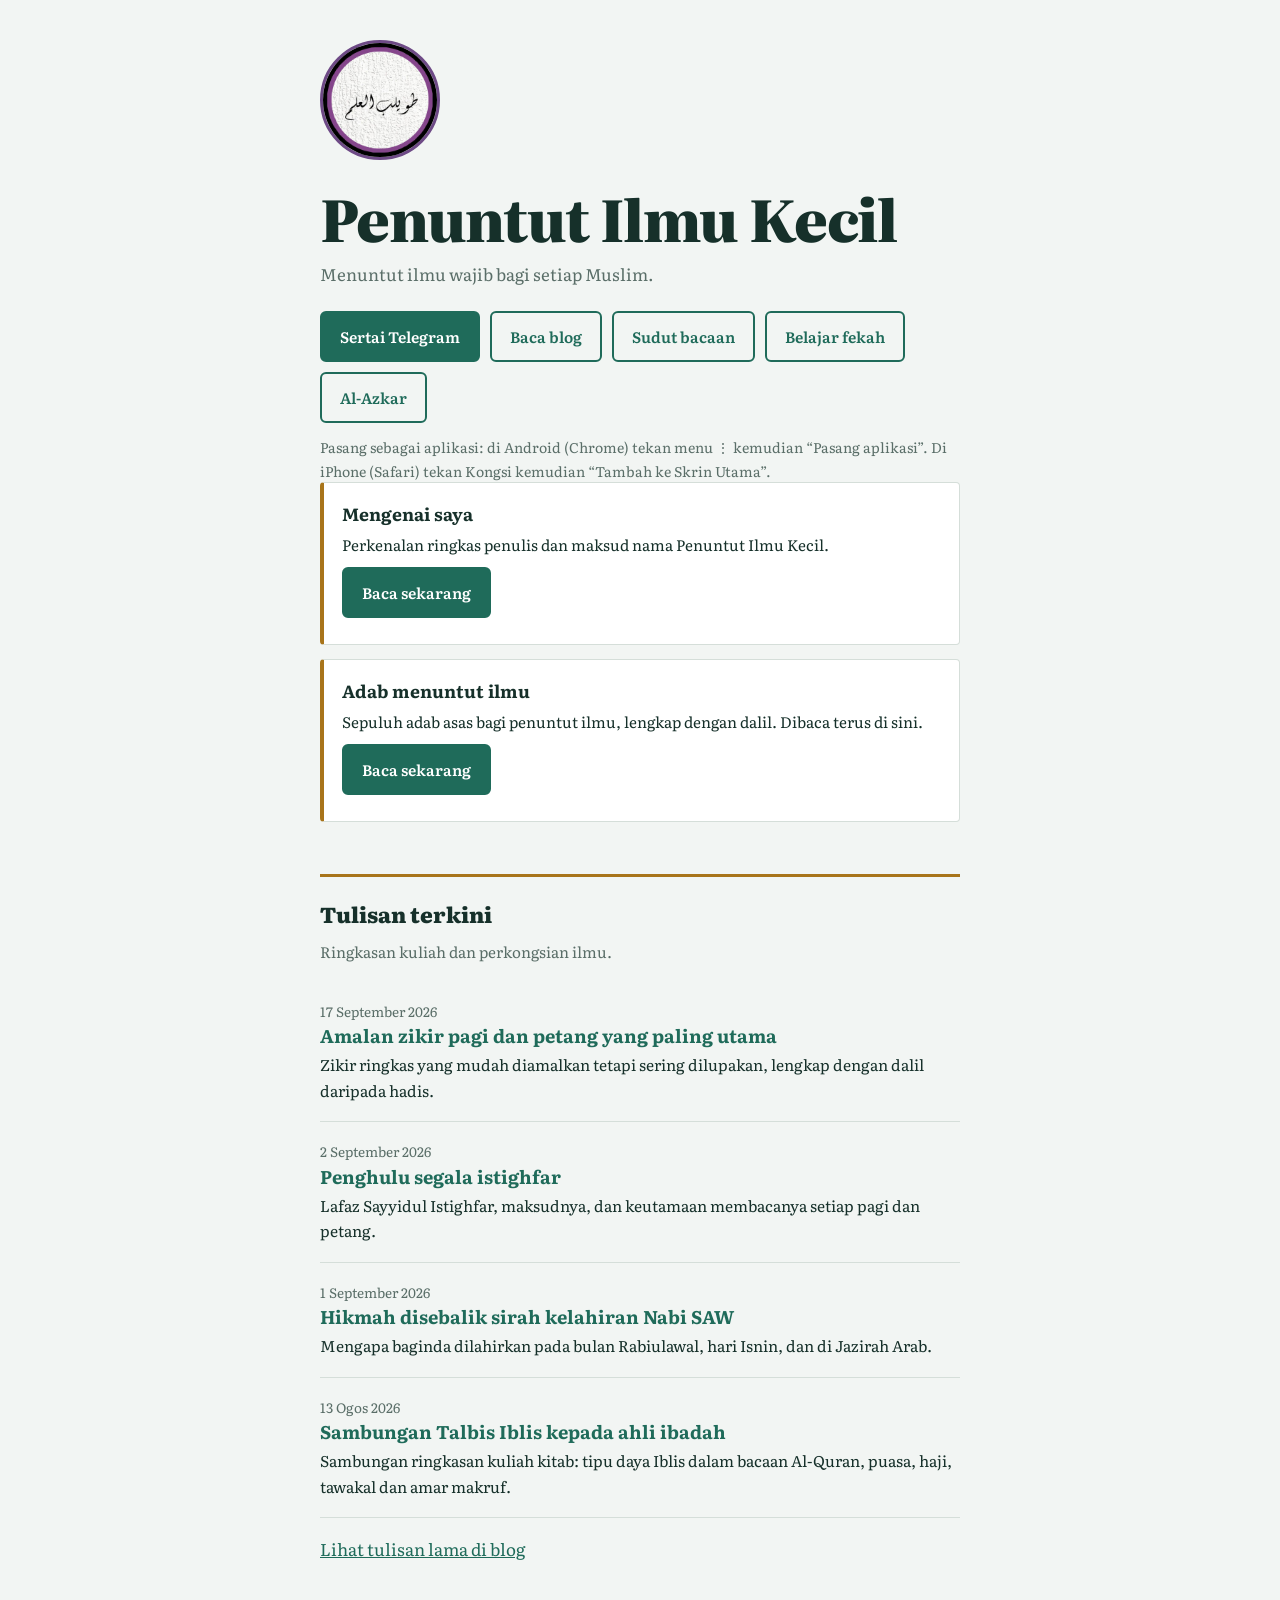
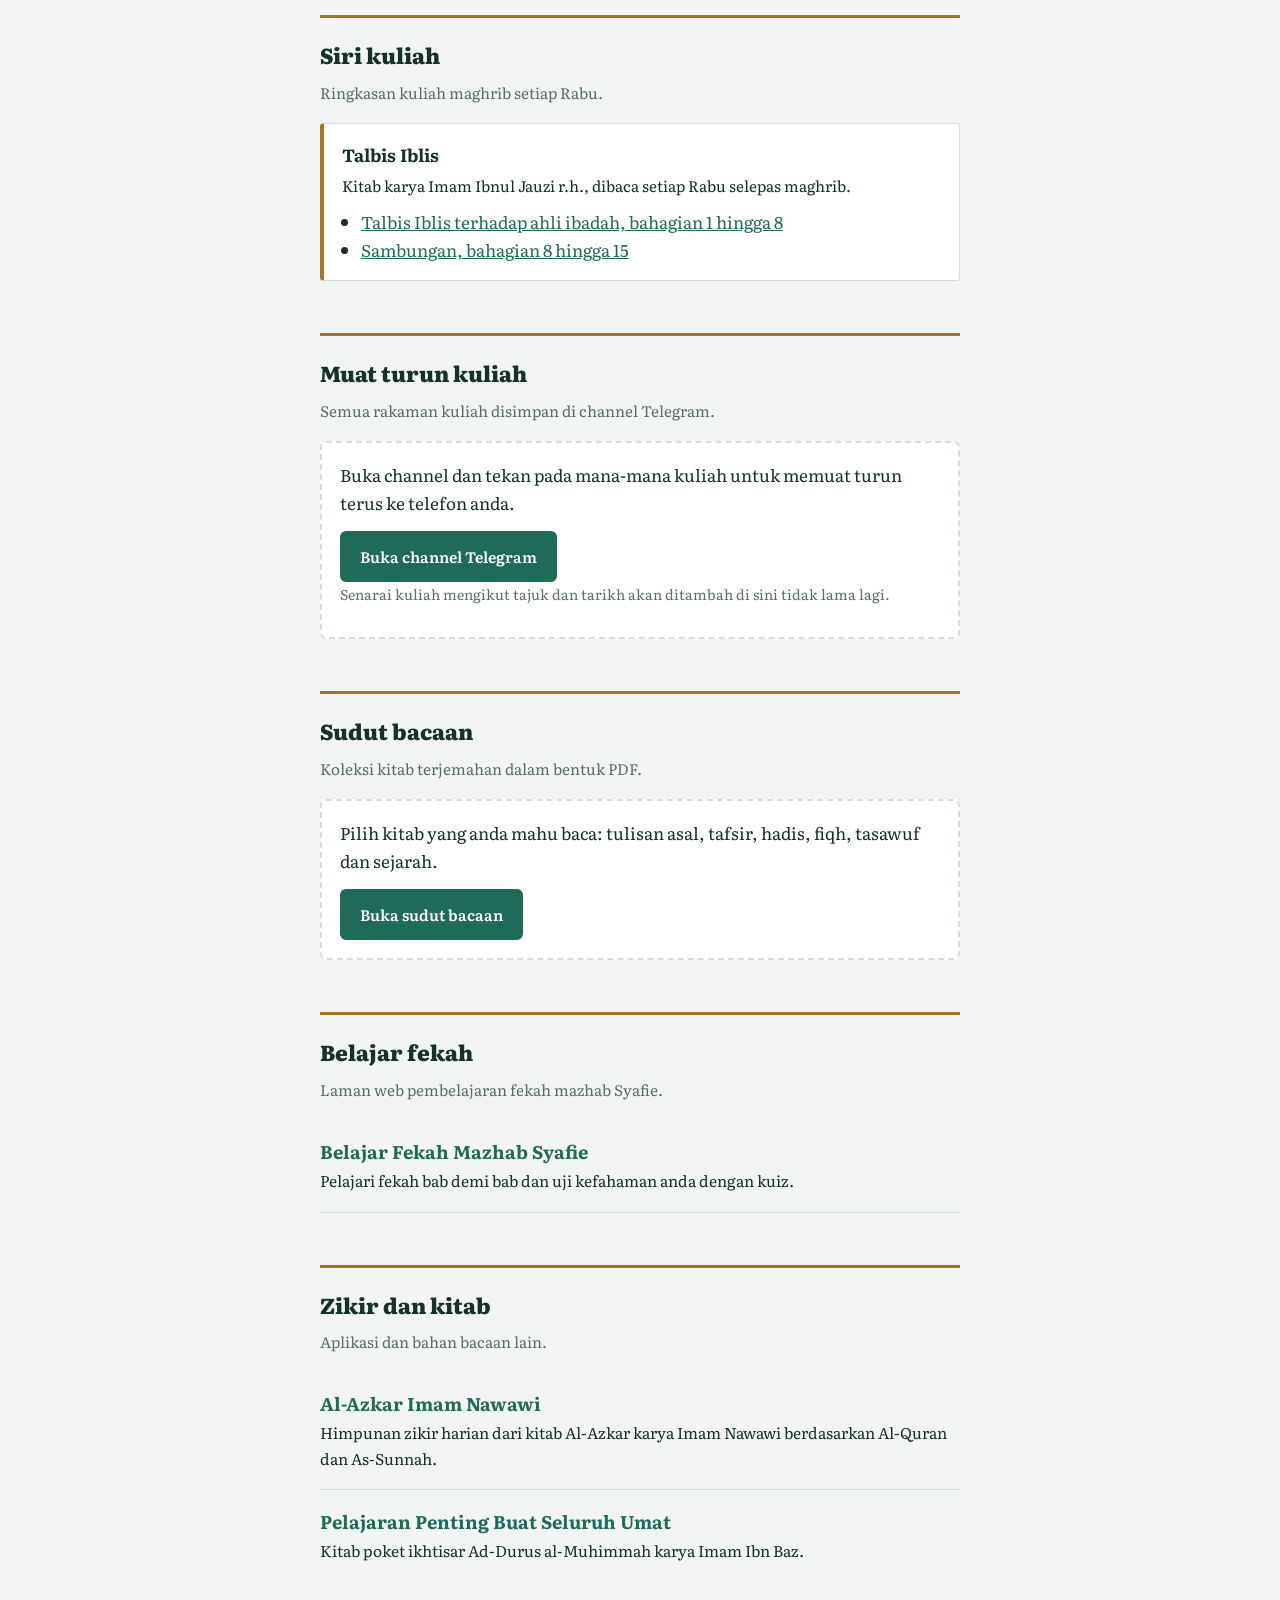
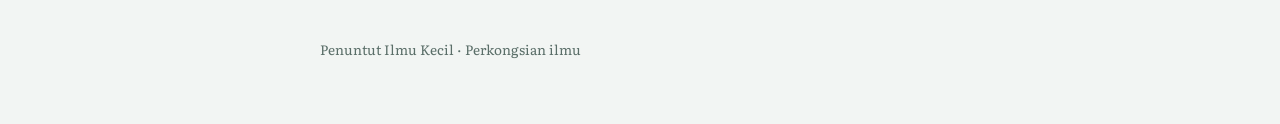
<file: index.html>
<!DOCTYPE html>
<html lang="ms">
<head>
<meta charset="utf-8">
<meta name="viewport" content="width=device-width, initial-scale=1, viewport-fit=cover">
<title>Penuntut Ilmu Kecil</title><meta name="description" content="Penuntut Ilmu Kecil: bahan belajar Islam ringkas, zikir, fekah dan kuiz dalam Bahasa Melayu."><meta property="og:type" content="website"><meta property="og:site_name" content="Penuntut Ilmu Kecil"><meta property="og:locale" content="ms_MY"><meta property="og:title" content="Penuntut Ilmu Kecil"><meta property="og:description" content="Penuntut Ilmu Kecil: bahan belajar Islam ringkas, zikir, fekah dan kuiz dalam Bahasa Melayu."><meta property="og:url" content="https://safwanrusydi.github.io/penilmu/"><meta property="og:image" content="https://safwanrusydi.github.io/penilmu/logo.png"><meta property="og:image:alt" content="Logo Penuntut Ilmu Kecil"><meta name="twitter:card" content="summary">
<link rel="manifest" href="manifest.webmanifest">
<meta name="theme-color" content="#1F6B5A">
<link rel="icon" href="icon-192.png">
<link rel="apple-touch-icon" href="icon-192.png">
<meta name="mobile-web-app-capable" content="yes">
<meta name="apple-mobile-web-app-capable" content="yes">
<meta name="apple-mobile-web-app-title" content="Ilmu Kecil">
<link rel="preconnect" href="https://fonts.googleapis.com">
<link href="https://fonts.googleapis.com/css2?family=Literata:opsz,wght@7..72,400;7..72,600;7..72,800&display=swap" rel="stylesheet">
<link rel="stylesheet" href="style.css">
</head>
<body>
<main class="wrap">
<img src="https://safwanrusydi.github.io/penilmu/logo.png" alt="Logo" style="width: 120px; height: 120px; border-radius: 50%; border: 3px solid #6E4A86; margin-bottom: 20px; object-fit: cover;"> 
  <h1>Penuntut Ilmu Kecil</h1>
  <p class="tag">Menuntut ilmu wajib bagi setiap Muslim.</p>
  <div class="btns">
    <a class="btn primary" href="https://t.me/penilmukecil">Sertai Telegram</a>
    <a class="btn ghost" href="https://penilmukecil.wordpress.com/">Baca blog</a>
    <a class="btn ghost" href="bacaan.html">Sudut bacaan</a>
    <a class="btn ghost" href="fekah/">Belajar fekah</a>
    <a class="btn ghost" href="azkar/">Al-Azkar</a>
    <button class="btn ghost" id="install" hidden>Pasang aplikasi</button>
  </div>
  <p class="note" id="help">Pasang sebagai aplikasi: di Android (Chrome) tekan menu ⋮ kemudian “Pasang aplikasi”. Di iPhone (Safari) tekan Kongsi kemudian “Tambah ke Skrin Utama”.</p>

  <div class="series" style="margin-bottom:14px">
    <h3>Mengenai saya</h3>
    <p>Perkenalan ringkas penulis dan maksud nama Penuntut Ilmu Kecil.</p>
    <p><a class="btn primary" href="tentang.html">Baca sekarang</a></p>
  </div>

  <div class="series">
    <h3>Adab menuntut ilmu</h3>
    <p>Sepuluh adab asas bagi penuntut ilmu, lengkap dengan dalil. Dibaca terus di sini.</p>
    <p><a class="btn primary" href="adab.html">Baca sekarang</a></p>
  </div>

  <h2>Tulisan terkini</h2>
  <p class="sub">Ringkasan kuliah dan perkongsian ilmu.</p>

  <a class="post" href="artikel-zikir-pagi-petang.html">
    <time datetime="2026-09-17">17 September 2026</time>
    <h3>Amalan zikir pagi dan petang yang paling utama</h3>
    <p>Zikir ringkas yang mudah diamalkan tetapi sering dilupakan, lengkap dengan dalil daripada hadis.</p>
  </a>
  <a class="post" href="artikel-sayyidul-istighfar.html">
    <time datetime="2026-09-02">2 September 2026</time>
    <h3>Penghulu segala istighfar</h3>
    <p>Lafaz Sayyidul Istighfar, maksudnya, dan keutamaan membacanya setiap pagi dan petang.</p>
  </a>
  <a class="post" href="artikel-sirah-kelahiran.html">
    <time datetime="2026-09-01">1 September 2026</time>
    <h3>Hikmah disebalik sirah kelahiran Nabi SAW</h3>
    <p>Mengapa baginda dilahirkan pada bulan Rabiulawal, hari Isnin, dan di Jazirah Arab.</p>
  </a>
  <a class="post" href="artikel-talbis-iblis.html">
    <time datetime="2026-08-13">13 Ogos 2026</time>
    <h3>Sambungan Talbis Iblis kepada ahli ibadah</h3>
    <p>Sambungan ringkasan kuliah kitab: tipu daya Iblis dalam bacaan Al-Quran, puasa, haji, tawakal dan amar makruf.</p>
  </a>

  <p><a href="https://penilmukecil.wordpress.com/page/2/">Lihat tulisan lama di blog</a></p>

  <h2>Siri kuliah</h2>
  <p class="sub">Ringkasan kuliah maghrib setiap Rabu.</p>
  <div class="series">
    <h3>Talbis Iblis</h3>
    <p>Kitab karya Imam Ibnul Jauzi r.h., dibaca setiap Rabu selepas maghrib.</p>
    <ul>
      <li><a href="https://penilmukecil.wordpress.com/2026/07/22/ringkasan-talbis-iblis-terhadap-ahli-ibadah/">Talbis Iblis terhadap ahli ibadah, bahagian 1 hingga 8</a></li>
      <li><a href="artikel-talbis-iblis.html">Sambungan, bahagian 8 hingga 15</a></li>
    </ul>
  </div>

  <h2>Muat turun kuliah</h2>
  <p class="sub">Semua rakaman kuliah disimpan di channel Telegram.</p>
  <div class="dl">
    <p>Buka channel dan tekan pada mana-mana kuliah untuk memuat turun terus ke telefon anda.</p>
    <a class="btn primary" href="https://t.me/penilmukecil">Buka channel Telegram</a>
    <p class="note">Senarai kuliah mengikut tajuk dan tarikh akan ditambah di sini tidak lama lagi.</p>
  </div>

  <h2 id="bacaan">Sudut bacaan</h2>
  <p class="sub">Koleksi kitab terjemahan dalam bentuk PDF.</p>
  <div class="dl">
    <p>Pilih kitab yang anda mahu baca: tulisan asal, tafsir, hadis, fiqh, tasawuf dan sejarah.</p>
    <a class="btn primary" href="bacaan.html">Buka sudut bacaan</a>
  </div>

  <h2>Belajar fekah</h2>
  <p class="sub">Laman web pembelajaran fekah mazhab Syafie.</p>
  <a class="post" href="fekah/">
    <h3>Belajar Fekah Mazhab Syafie</h3>
    <p>Pelajari fekah bab demi bab dan uji kefahaman anda dengan kuiz.</p>
  </a>

  <h2>Zikir dan kitab</h2>
  <p class="sub">Aplikasi dan bahan bacaan lain.</p>
  <a class="post" href="azkar/">
    <h3>Al-Azkar Imam Nawawi</h3>
    <p>Himpunan zikir harian dari kitab Al-Azkar karya Imam Nawawi berdasarkan Al-Quran dan As-Sunnah.</p>
  </a>
  <a class="post" href="https://pelajaranpenting.netlify.app/">
    <h3>Pelajaran Penting Buat Seluruh Umat</h3>
    <p>Kitab poket ikhtisar Ad-Durus al-Muhimmah karya Imam Ibn Baz.</p>
  </a>

  <footer>Penuntut Ilmu Kecil &middot; Perkongsian ilmu</footer>
</main>
<script>
if('serviceWorker' in navigator){addEventListener('load',()=>navigator.serviceWorker.register('sw.js').catch(()=>{}));}
let dp=null;const b=document.getElementById('install'),help=document.getElementById('help');
if(matchMedia('(display-mode: standalone)').matches||navigator.standalone){help.hidden=true;}
addEventListener('beforeinstallprompt',e=>{e.preventDefault();dp=e;b.hidden=false;help.hidden=true;});
b.addEventListener('click',async()=>{if(!dp)return;dp.prompt();await dp.userChoice;dp=null;b.hidden=true;});
addEventListener('appinstalled',()=>{b.hidden=true;help.hidden=true;});
</script>
</body>
</html>
</file>
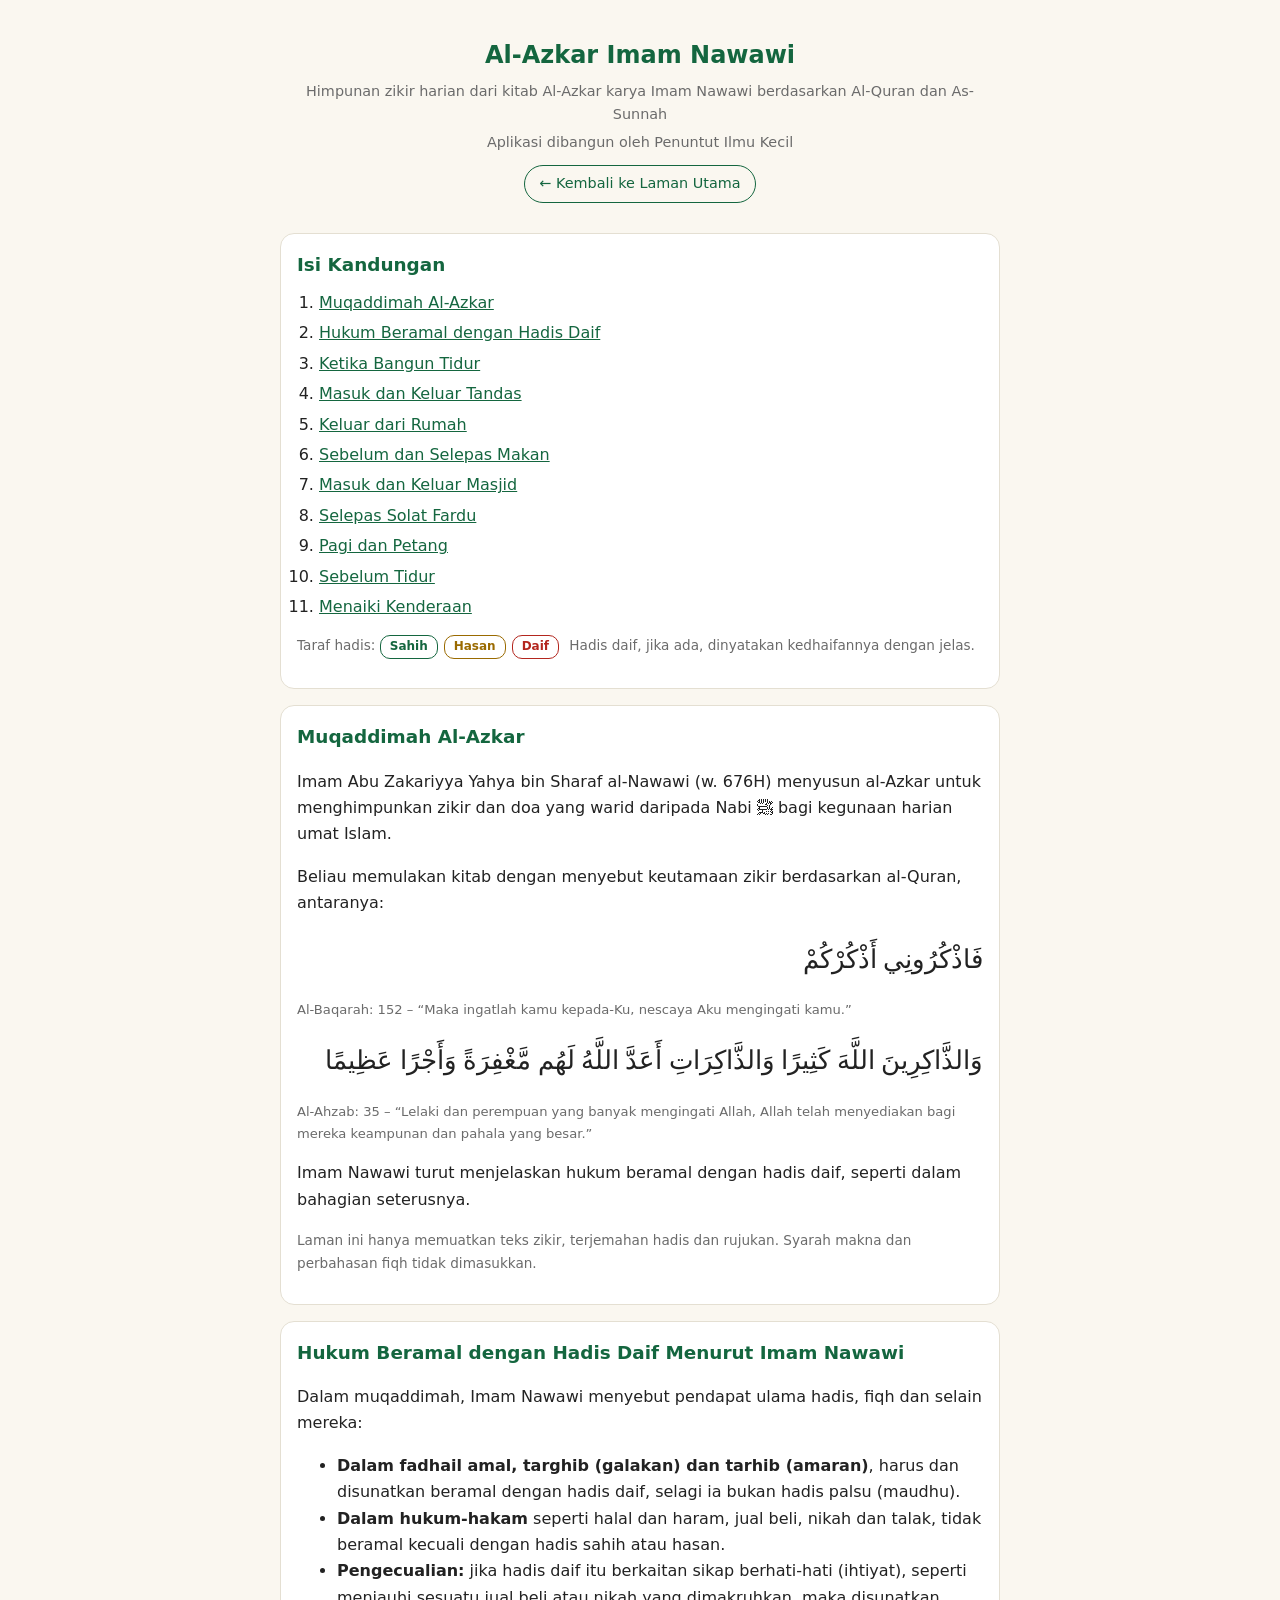
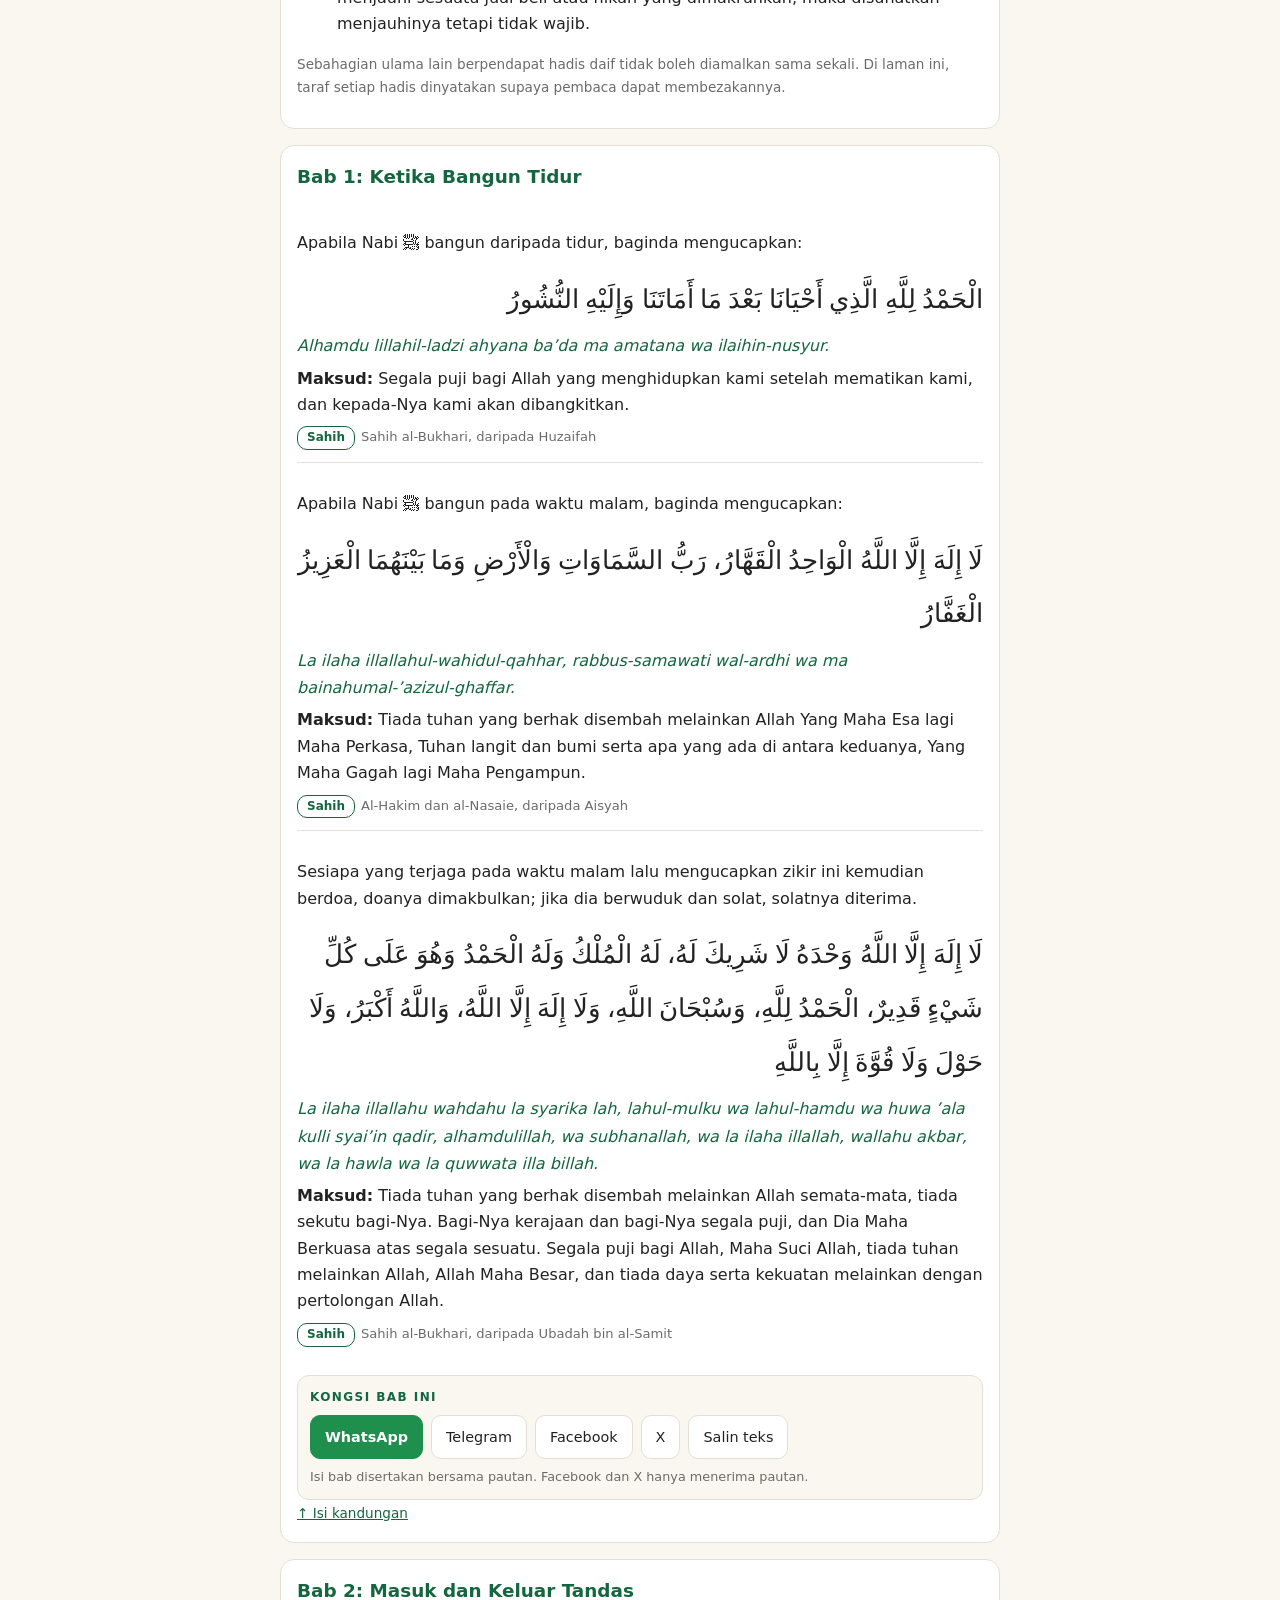
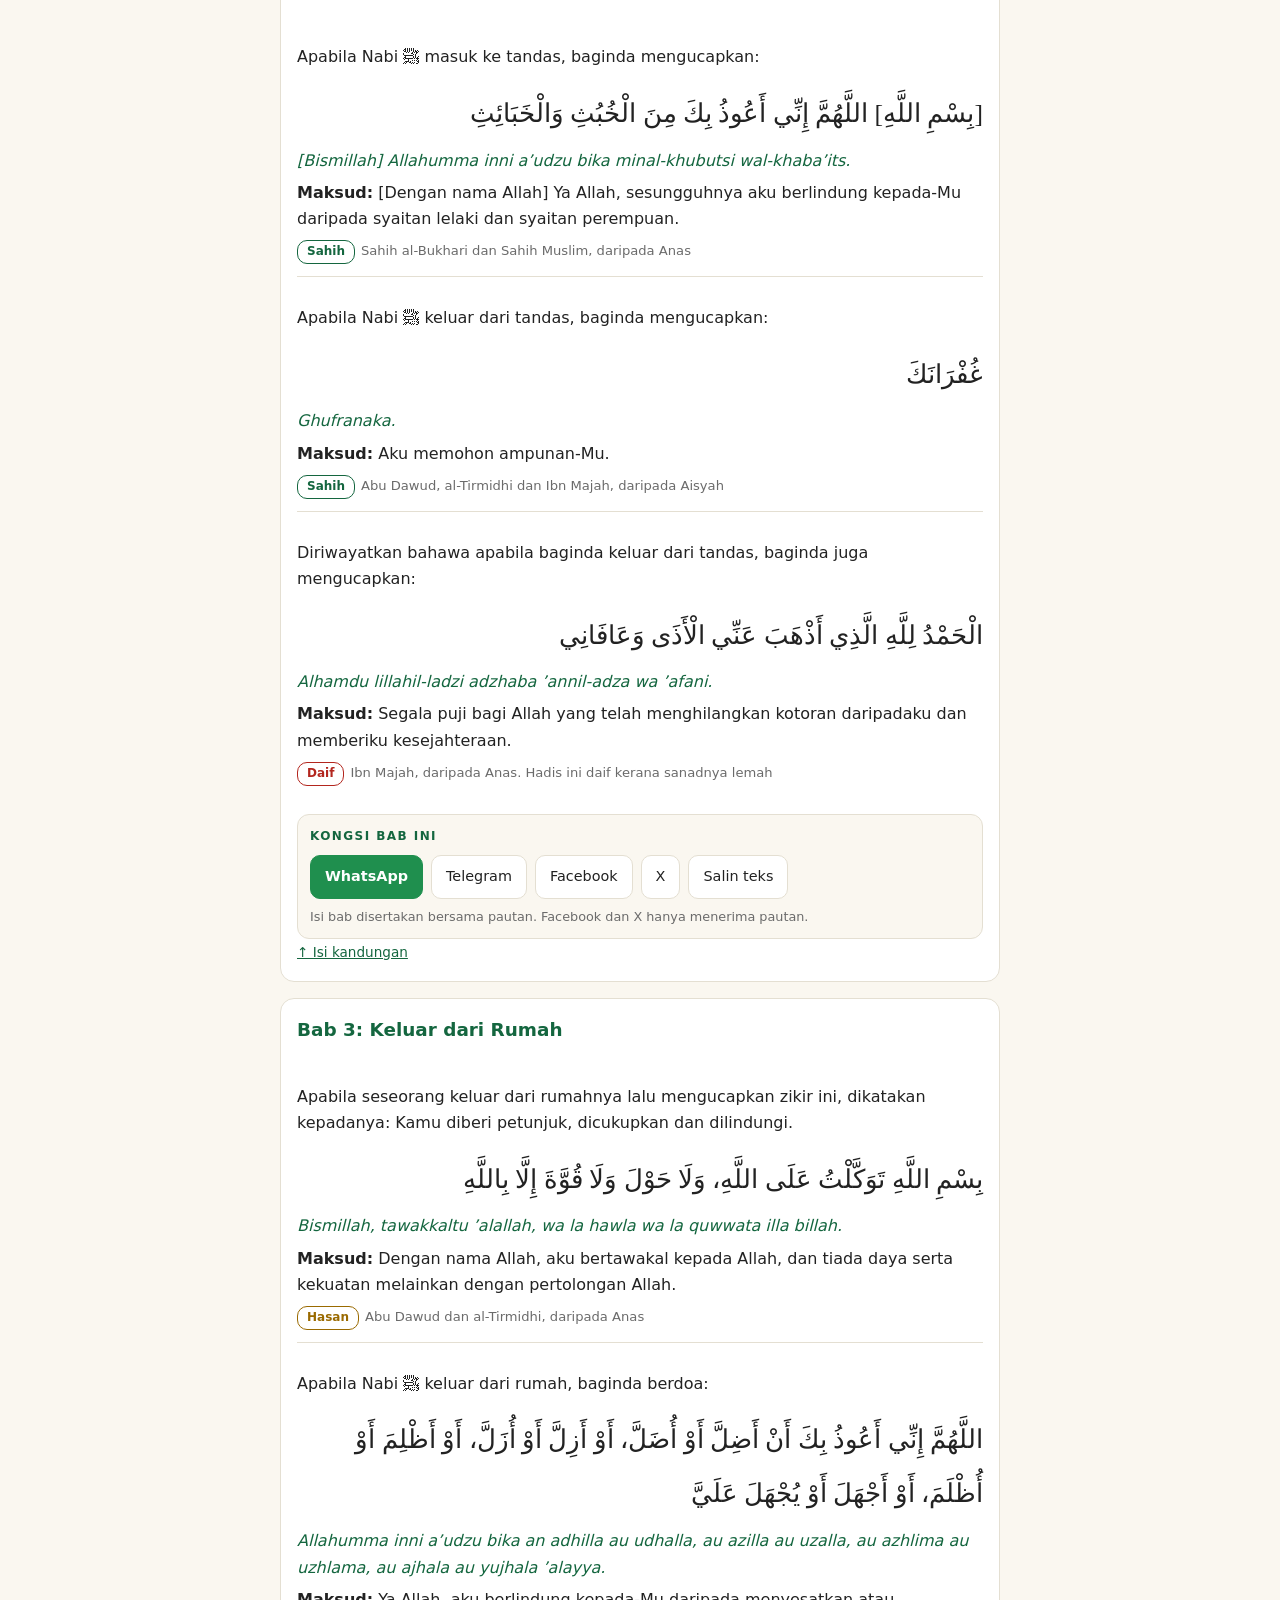
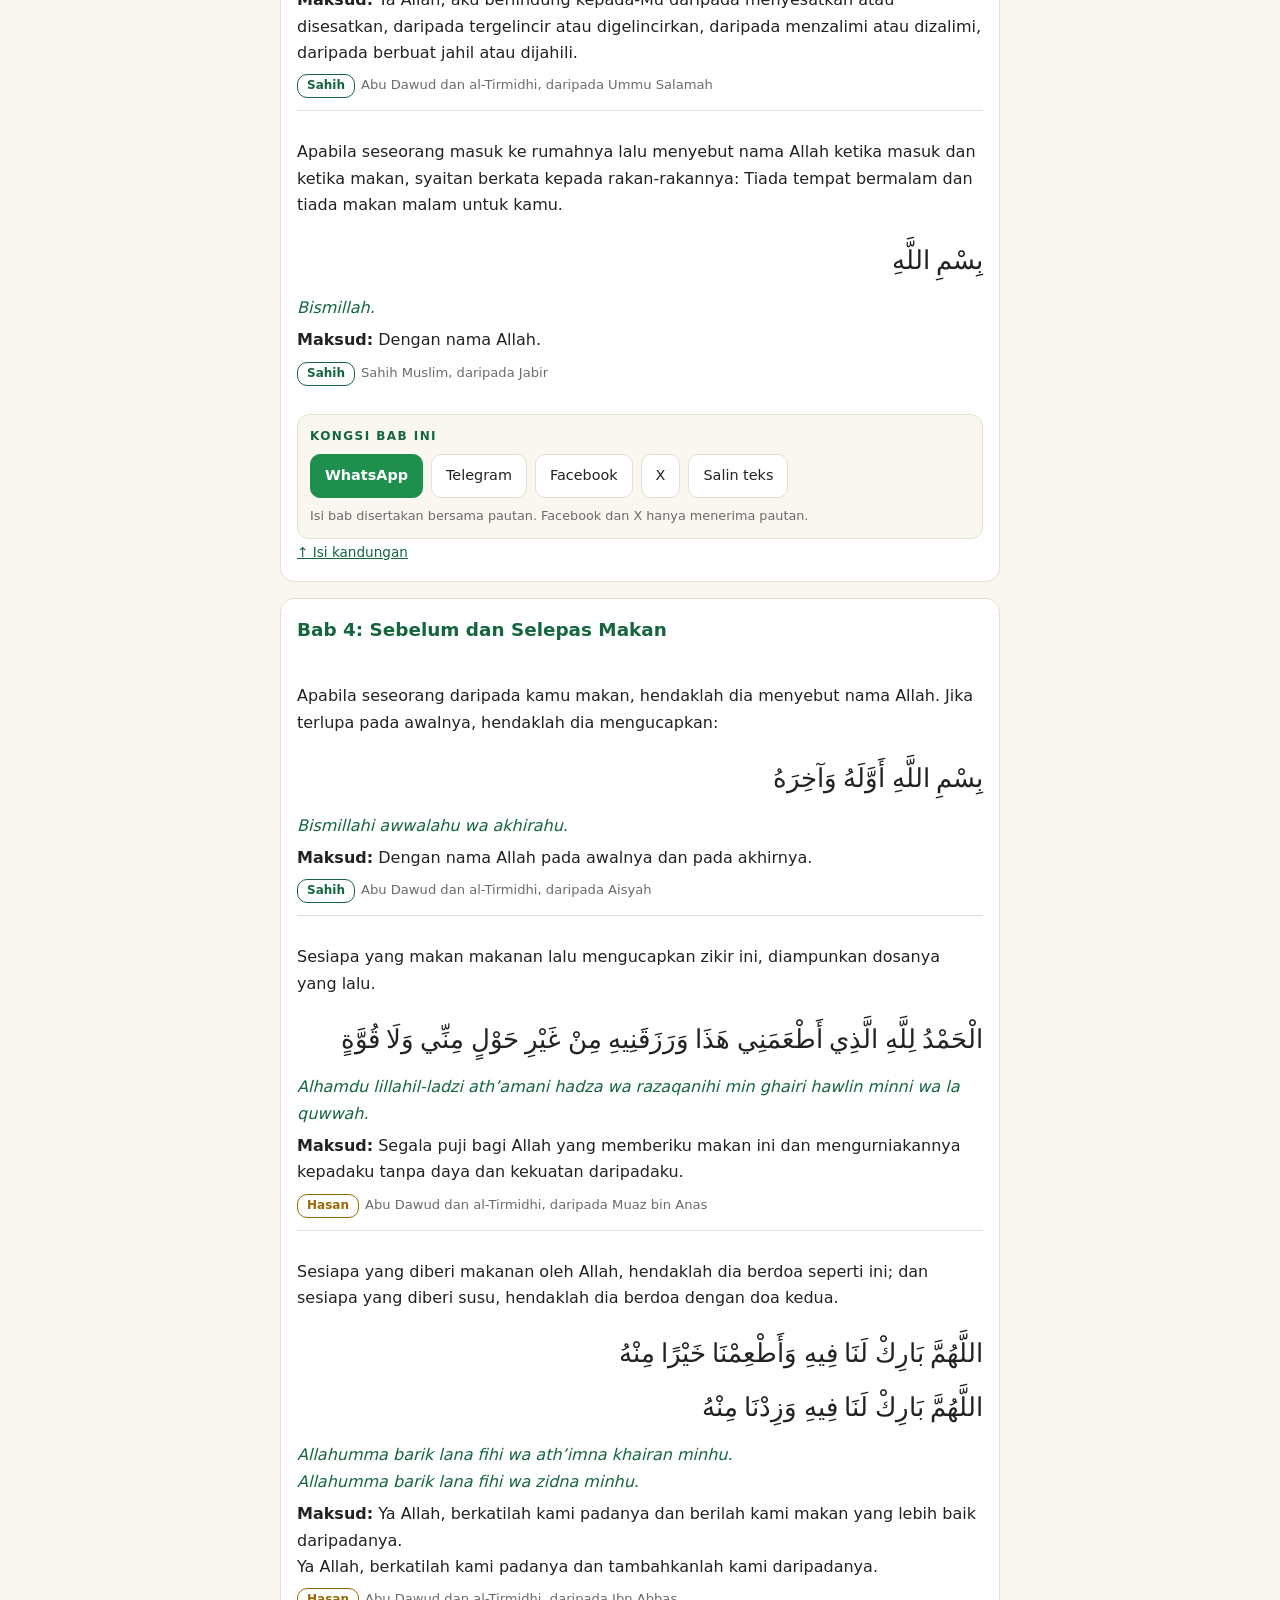
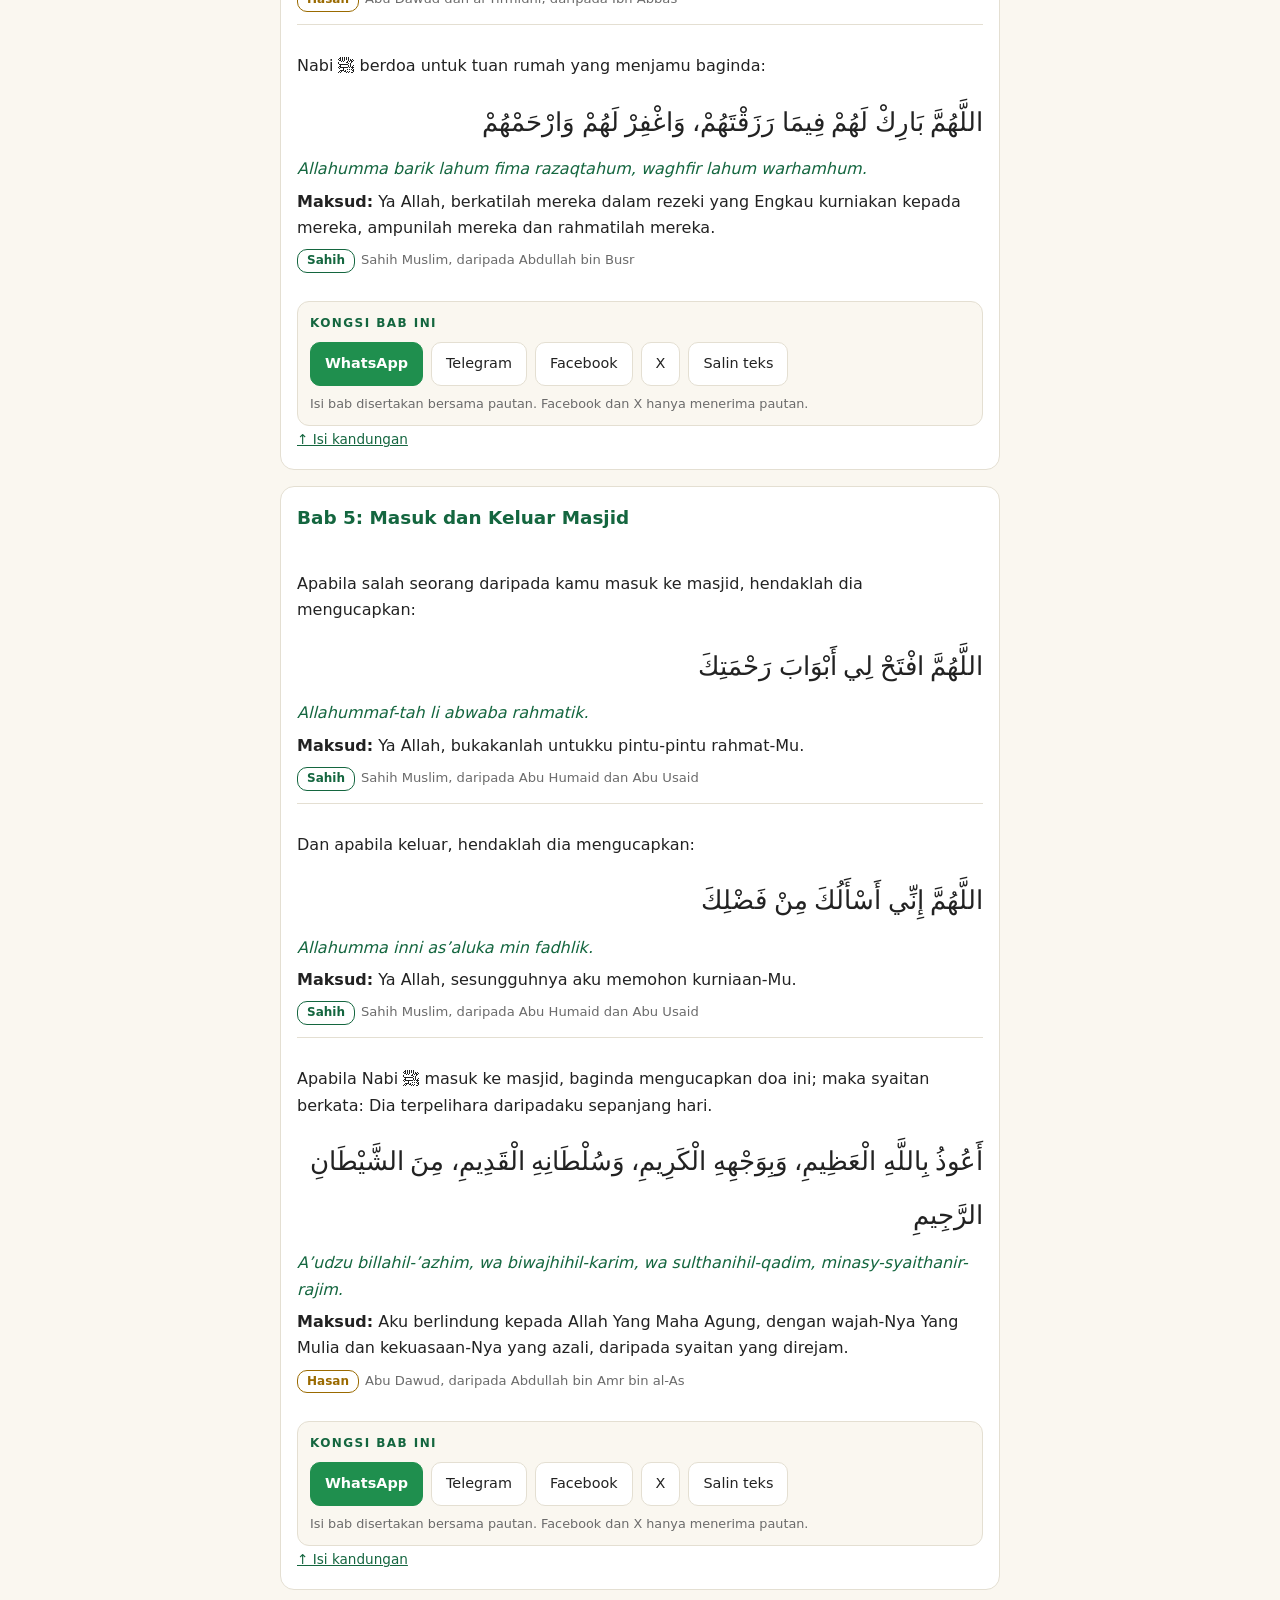
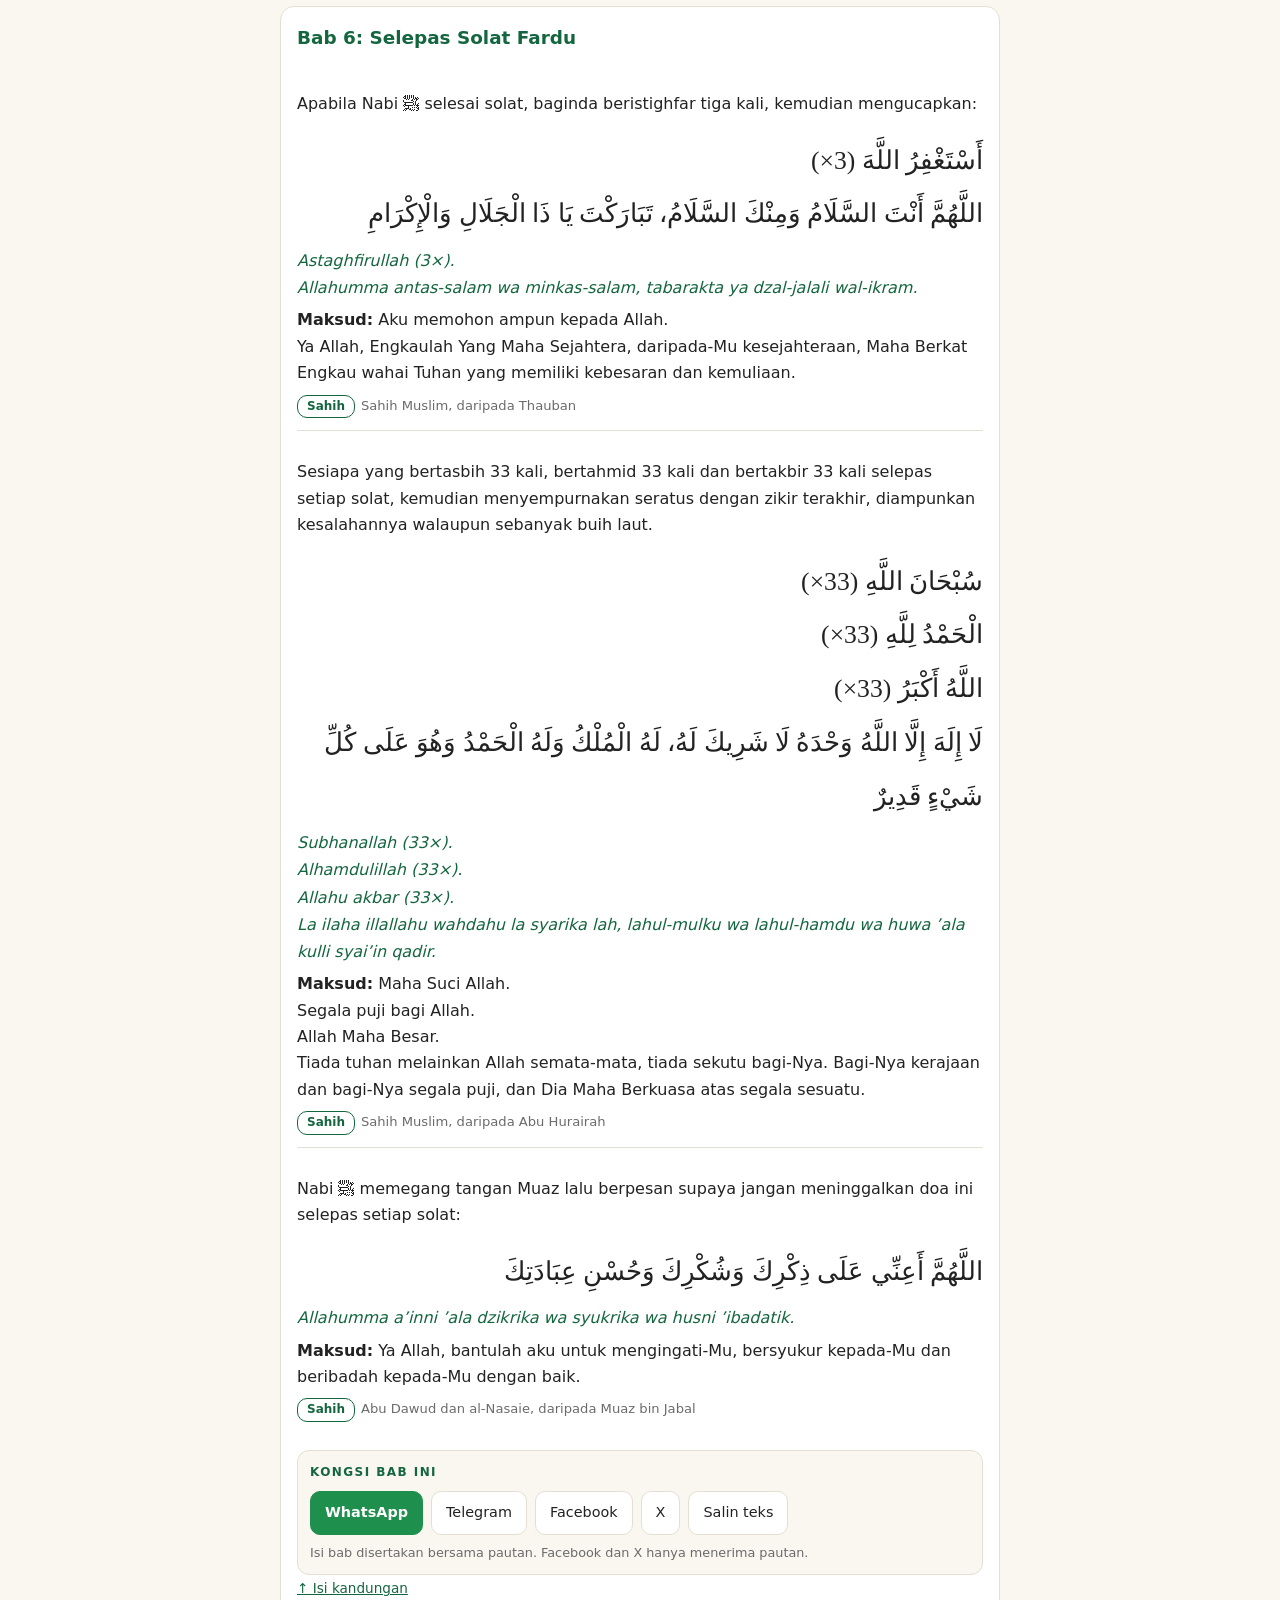
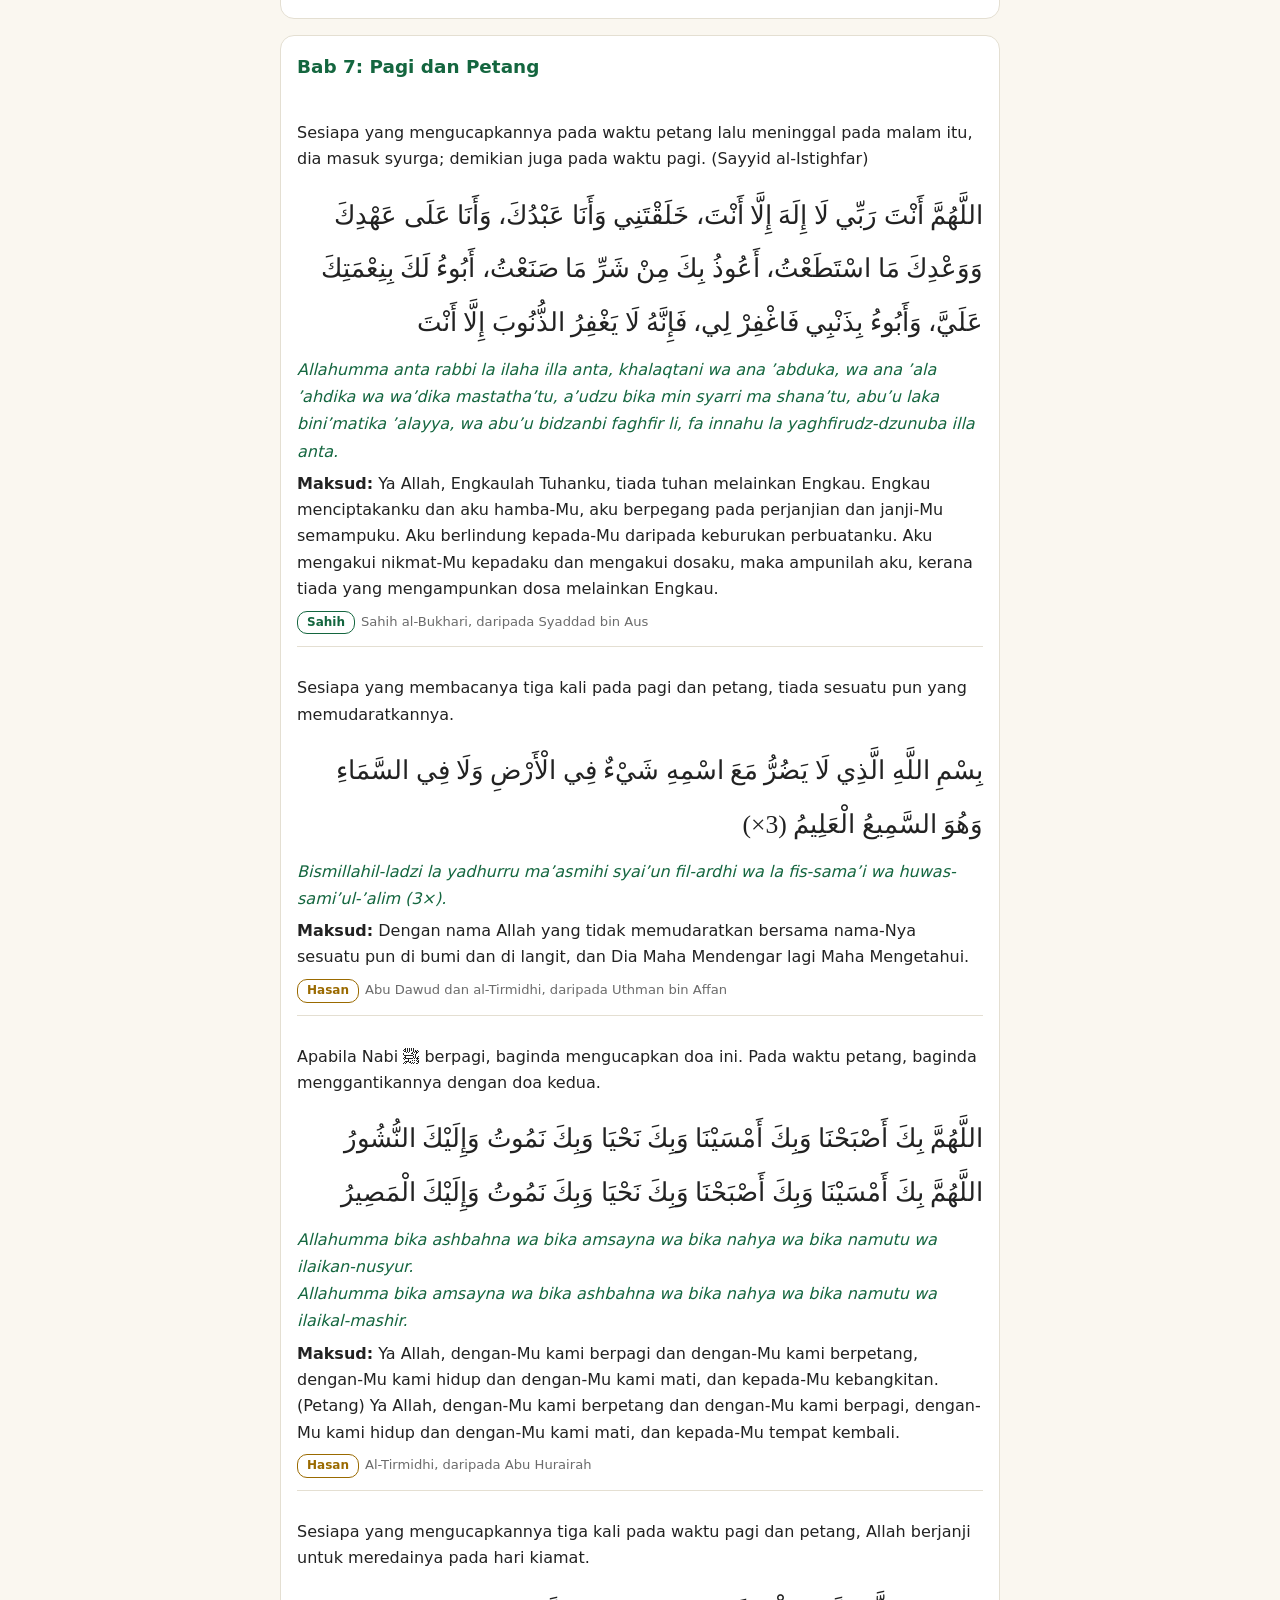
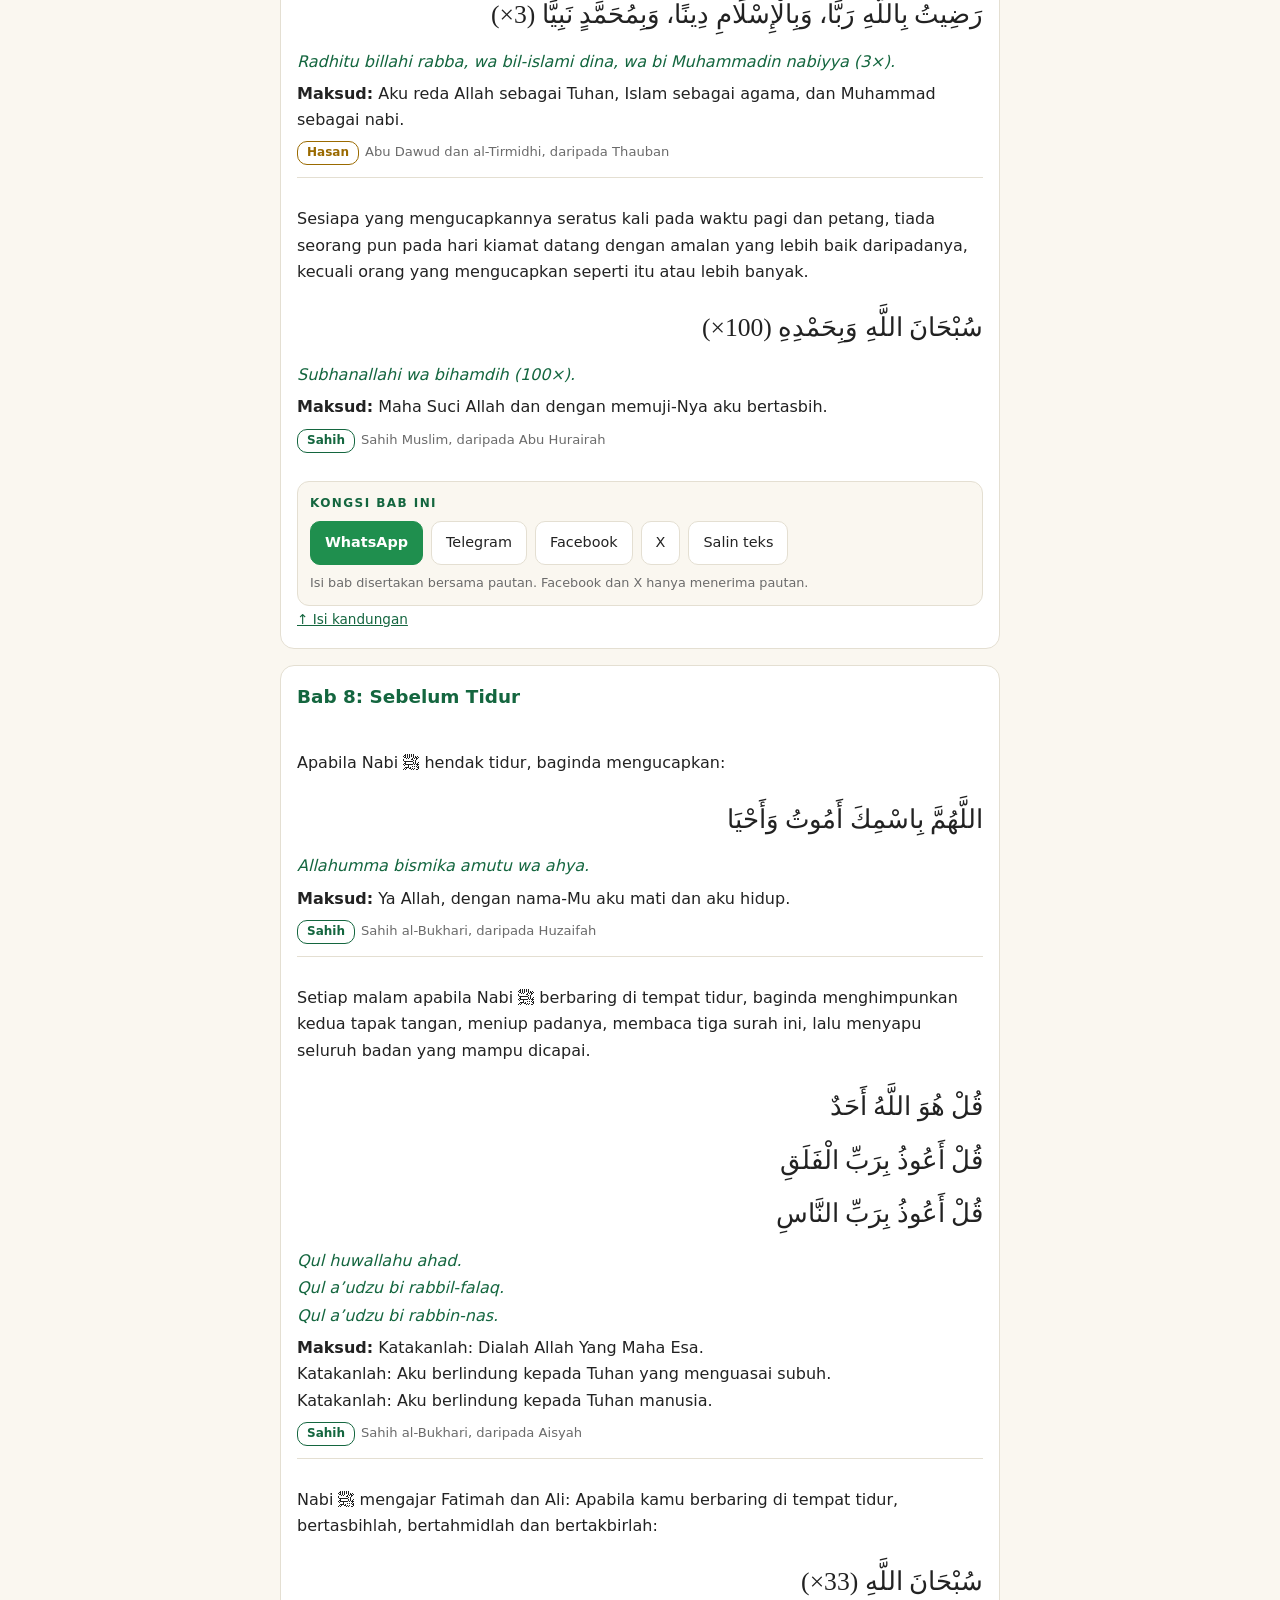
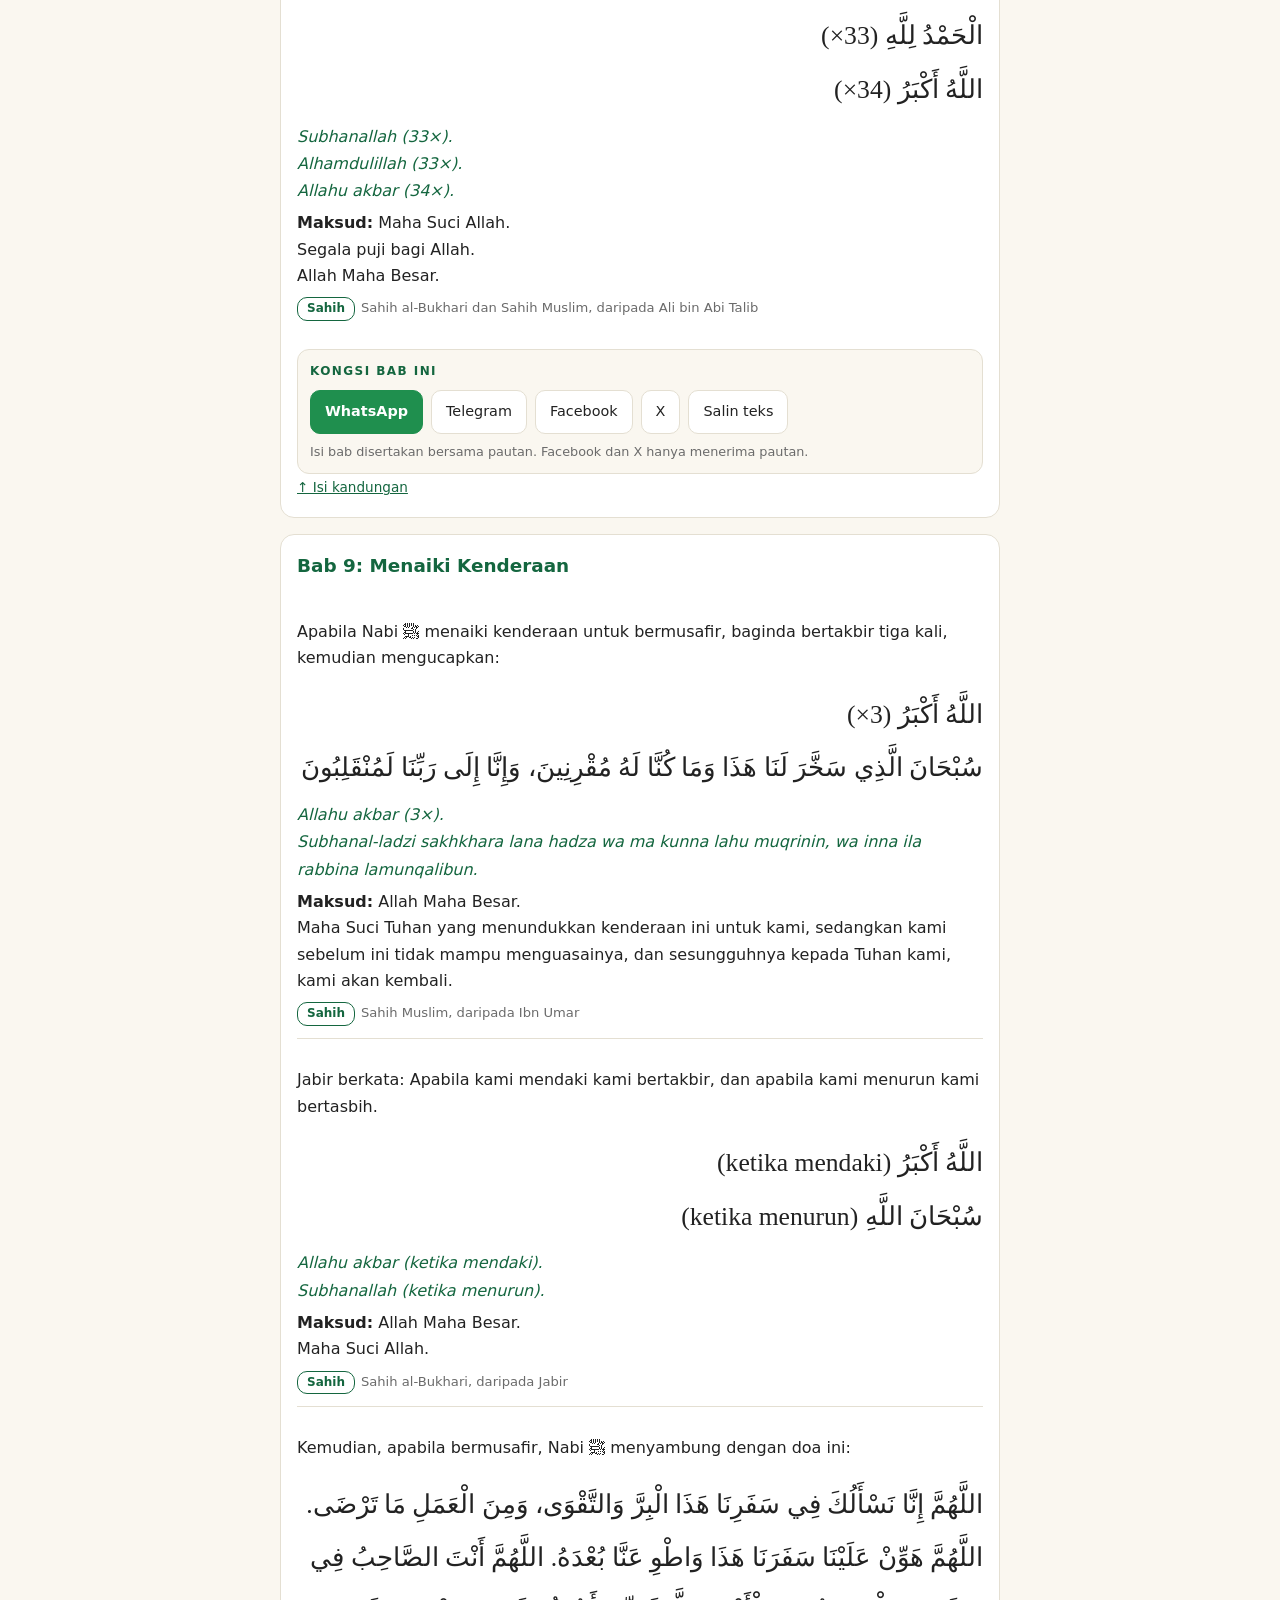
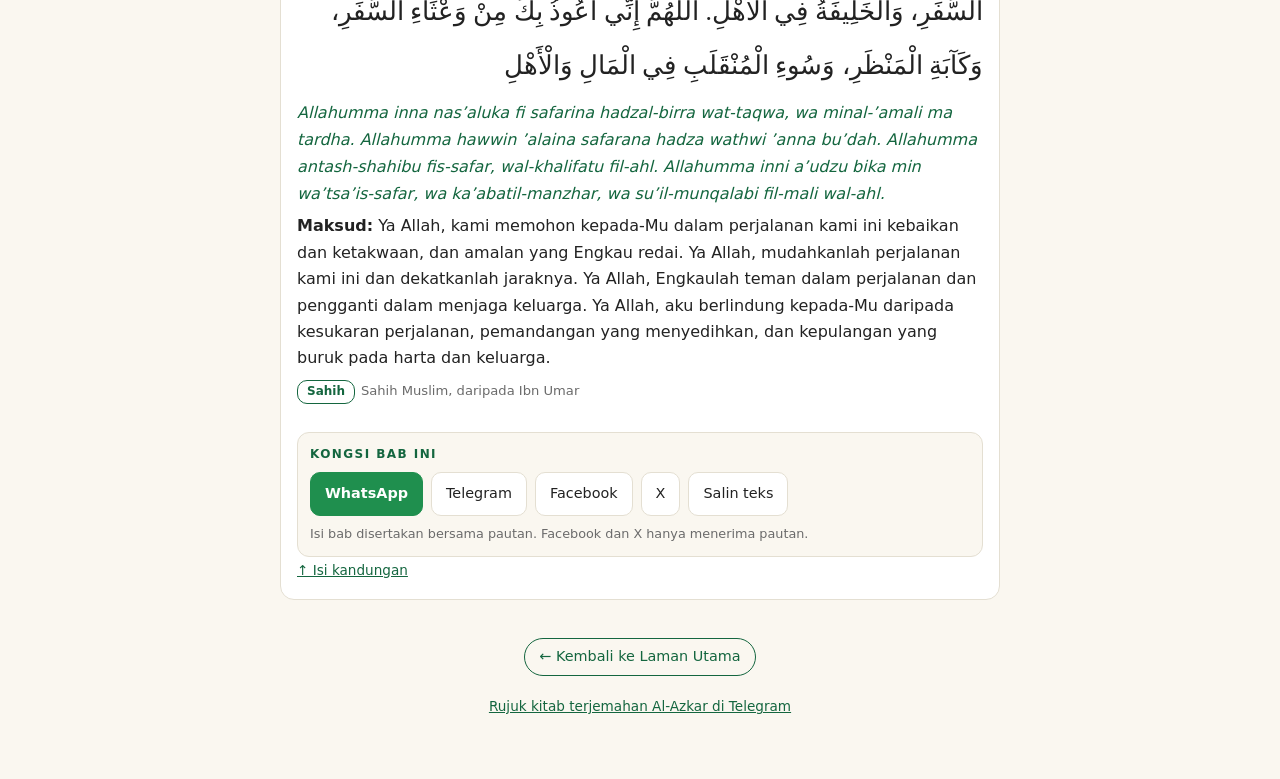
<file: azkar/index.html>
<!DOCTYPE html>
<html lang="ms">
<head>
<meta charset="utf-8">
<meta name="viewport" content="width=device-width, initial-scale=1, viewport-fit=cover">
<title>Al-Azkar Imam Nawawi – Zikir Harian</title>
<style>
:root{--bg:#faf7f0;--card:#fff;--tx:#222;--mut:#6b6b6b;--ac:#14663f;--bd:#e4dfd2;--sah:#14663f;--has:#9a6a00;--dai:#b3261e;box-sizing:border-box;padding-top:env(safe-area-inset-top,0px);padding-bottom:env(safe-area-inset-bottom,0px)}
@media (prefers-color-scheme:dark){:root:not([data-theme="light"]){--bg:#14181a;--card:#1d2326;--tx:#e8e6e0;--mut:#a0a0a0;--ac:#6fd1a0;--bd:#2f393d;--sah:#6fd1a0;--has:#e0b44a;--dai:#ff8a80}}
:root[data-theme="dark"]{--bg:#14181a;--card:#1d2326;--tx:#e8e6e0;--mut:#a0a0a0;--ac:#6fd1a0;--bd:#2f393d;--sah:#6fd1a0;--has:#e0b44a;--dai:#ff8a80}
html{scroll-padding-top:env(safe-area-inset-top,0px);scroll-behavior:smooth}
body{margin:0;background:var(--bg);color:var(--tx);font:16px/1.65 system-ui,-apple-system,"Segoe UI",sans-serif}
main{max-width:720px;margin:0 auto;padding:16px}
header{text-align:center;padding:20px 0 8px}
h1{margin:0;font-size:1.5rem;color:var(--ac)}
header p{margin:4px 0;color:var(--mut);font-size:.9rem}
a{color:var(--ac)}
.back{display:inline-block;margin:6px 0;padding:6px 14px;border:1px solid var(--ac);border-radius:20px;text-decoration:none;font-size:.9rem}
section{background:var(--card);border:1px solid var(--bd);border-radius:14px;padding:16px;margin:16px 0}
h2{margin:0 0 10px;font-size:1.15rem;color:var(--ac)}
ol.toc{padding-left:22px;margin:0}
ol.toc li{margin:4px 0}
.item{border-top:1px solid var(--bd);padding:12px 0}
.item:first-of-type{border-top:0}
.ar{font-family:"Amiri","Scheherazade New","Noto Naskh Arabic","Traditional Arabic",serif;direction:rtl;text-align:right;font-size:1.6rem;line-height:2.1;margin:6px 0}
.ref{font-size:.82rem;color:var(--mut)}
.tr{font-style:italic;color:var(--ac);margin:6px 0;line-height:1.7}
.ms{margin:4px 0 8px}
.b{display:inline-block;font-size:.75rem;font-weight:700;padding:1px 9px;border-radius:10px;border:1px solid;margin-right:6px}
.b.sahih{color:var(--sah)}.b.hasan{color:var(--has)}.b.daif{color:var(--dai)}
.up{font-size:.85rem}
.note{font-size:.85rem;color:var(--mut)}
.share{margin-top:16px;border:1px solid var(--bd);border-radius:12px;padding:12px;background:var(--bg)}
.sht{font-size:.75rem;letter-spacing:.12em;text-transform:uppercase;color:var(--ac);font-weight:700;margin-bottom:8px}
.shb{display:flex;flex-wrap:wrap;gap:8px}
.sb{min-height:44px;padding:0 14px;border:1px solid var(--bd);border-radius:10px;background:var(--card);color:var(--tx);font:inherit;font-size:.9rem;cursor:pointer}
.sb:active{opacity:.7}.sb.wa{background:#1f8f4e;border-color:#1f8f4e;color:#fff;font-weight:700}
.shh{margin-top:8px;font-size:.8rem;color:var(--mut);line-height:1.5}
footer{text-align:center;color:var(--mut);font-size:.85rem;padding:16px 0 32px}
</style>
</head>
<body>
<main>
<header>
<h1>Al-Azkar Imam Nawawi</h1>
<p>Himpunan zikir harian dari kitab Al-Azkar karya Imam Nawawi berdasarkan Al-Quran dan As-Sunnah</p>
<p>Aplikasi dibangun oleh Penuntut Ilmu Kecil</p>
<a class="back" href="../">← Kembali ke Laman Utama</a>
</header>

<section id="isi-kandungan">
<h2>Isi Kandungan</h2>
<ol class="toc" id="toc"></ol>
<p class="note">Taraf hadis: <span class="b sahih">Sahih</span><span class="b hasan">Hasan</span><span class="b daif">Daif</span> Hadis daif, jika ada, dinyatakan kedhaifannya dengan jelas.</p>
</section>

<section id="muqaddimah">
<h2>Muqaddimah Al-Azkar</h2>
<p>Imam Abu Zakariyya Yahya bin Sharaf al-Nawawi (w. 676H) menyusun al-Azkar untuk menghimpunkan zikir dan doa yang warid daripada Nabi ﷺ bagi kegunaan harian umat Islam.</p>
<p>Beliau memulakan kitab dengan menyebut keutamaan zikir berdasarkan al-Quran, antaranya:</p>
<div class="ar">فَاذْكُرُونِي أَذْكُرْكُمْ</div>
<p class="ref">Al-Baqarah: 152 – “Maka ingatlah kamu kepada-Ku, nescaya Aku mengingati kamu.”</p>
<div class="ar">وَالذَّاكِرِينَ اللَّهَ كَثِيرًا وَالذَّاكِرَاتِ أَعَدَّ اللَّهُ لَهُم مَّغْفِرَةً وَأَجْرًا عَظِيمًا</div>
<p class="ref">Al-Ahzab: 35 – “Lelaki dan perempuan yang banyak mengingati Allah, Allah telah menyediakan bagi mereka keampunan dan pahala yang besar.”</p>
<p>Imam Nawawi turut menjelaskan hukum beramal dengan hadis daif, seperti dalam bahagian seterusnya.</p>
<p class="note">Laman ini hanya memuatkan teks zikir, terjemahan hadis dan rujukan. Syarah makna dan perbahasan fiqh tidak dimasukkan.</p>
</section>

<section id="hukum-hadis-daif">
<h2>Hukum Beramal dengan Hadis Daif Menurut Imam Nawawi</h2>
<p>Dalam muqaddimah, Imam Nawawi menyebut pendapat ulama hadis, fiqh dan selain mereka:</p>
<ul>
<li><b>Dalam fadhail amal, targhib (galakan) dan tarhib (amaran)</b>, harus dan disunatkan beramal dengan hadis daif, selagi ia bukan hadis palsu (maudhu).</li>
<li><b>Dalam hukum-hakam</b> seperti halal dan haram, jual beli, nikah dan talak, tidak beramal kecuali dengan hadis sahih atau hasan.</li>
<li><b>Pengecualian:</b> jika hadis daif itu berkaitan sikap berhati-hati (ihtiyat), seperti menjauhi sesuatu jual beli atau nikah yang dimakruhkan, maka disunatkan menjauhinya tetapi tidak wajib.</li>
</ul>
<p class="note">Sebahagian ulama lain berpendapat hadis daif tidak boleh diamalkan sama sekali. Di laman ini, taraf setiap hadis dinyatakan supaya pembaca dapat membezakannya.</p>
</section>

<div id="bab"></div>
<footer>
<a class="back" href="../">← Kembali ke Laman Utama</a>
<p><a href="https://t.me/kitabpdfterjemahan/229?single" target="_blank" rel="noopener">Rujuk kitab terjemahan Al-Azkar di Telegram</a></p>
</footer>
</main>
<script>
var G={s:["sahih","Sahih"],h:["hasan","Hasan"],d:["daif","Daif"]};
var D=[
["Ketika Bangun Tidur",[
["Apabila Nabi ﷺ bangun daripada tidur, baginda mengucapkan:","الْحَمْدُ لِلَّهِ الَّذِي أَحْيَانَا بَعْدَ مَا أَمَاتَنَا وَإِلَيْهِ النُّشُورُ","Sahih al-Bukhari, daripada Huzaifah","s"],
["Apabila Nabi ﷺ bangun pada waktu malam, baginda mengucapkan:","لَا إِلَهَ إِلَّا اللَّهُ الْوَاحِدُ الْقَهَّارُ، رَبُّ السَّمَاوَاتِ وَالْأَرْضِ وَمَا بَيْنَهُمَا الْعَزِيزُ الْغَفَّارُ","Al-Hakim dan al-Nasaie, daripada Aisyah","s"],
["Sesiapa yang terjaga pada waktu malam lalu mengucapkan zikir ini kemudian berdoa, doanya dimakbulkan; jika dia berwuduk dan solat, solatnya diterima.","لَا إِلَهَ إِلَّا اللَّهُ وَحْدَهُ لَا شَرِيكَ لَهُ، لَهُ الْمُلْكُ وَلَهُ الْحَمْدُ وَهُوَ عَلَى كُلِّ شَيْءٍ قَدِيرٌ، الْحَمْدُ لِلَّهِ، وَسُبْحَانَ اللَّهِ، وَلَا إِلَهَ إِلَّا اللَّهُ، وَاللَّهُ أَكْبَرُ، وَلَا حَوْلَ وَلَا قُوَّةَ إِلَّا بِاللَّهِ","Sahih al-Bukhari, daripada Ubadah bin al-Samit","s"]]],
["Masuk dan Keluar Tandas",[
["Apabila Nabi ﷺ masuk ke tandas, baginda mengucapkan:","[بِسْمِ اللَّهِ] اللَّهُمَّ إِنِّي أَعُوذُ بِكَ مِنَ الْخُبُثِ وَالْخَبَائِثِ","Sahih al-Bukhari dan Sahih Muslim, daripada Anas","s"],
["Apabila Nabi ﷺ keluar dari tandas, baginda mengucapkan:","غُفْرَانَكَ","Abu Dawud, al-Tirmidhi dan Ibn Majah, daripada Aisyah","s"],
["Diriwayatkan bahawa apabila baginda keluar dari tandas, baginda juga mengucapkan:","الْحَمْدُ لِلَّهِ الَّذِي أَذْهَبَ عَنِّي الْأَذَى وَعَافَانِي","Ibn Majah, daripada Anas. Hadis ini daif kerana sanadnya lemah","d"]]],
["Keluar dari Rumah",[
["Apabila seseorang keluar dari rumahnya lalu mengucapkan zikir ini, dikatakan kepadanya: Kamu diberi petunjuk, dicukupkan dan dilindungi.","بِسْمِ اللَّهِ تَوَكَّلْتُ عَلَى اللَّهِ، وَلَا حَوْلَ وَلَا قُوَّةَ إِلَّا بِاللَّهِ","Abu Dawud dan al-Tirmidhi, daripada Anas","h"],
["Apabila Nabi ﷺ keluar dari rumah, baginda berdoa:","اللَّهُمَّ إِنِّي أَعُوذُ بِكَ أَنْ أَضِلَّ أَوْ أُضَلَّ، أَوْ أَزِلَّ أَوْ أُزَلَّ، أَوْ أَظْلِمَ أَوْ أُظْلَمَ، أَوْ أَجْهَلَ أَوْ يُجْهَلَ عَلَيَّ","Abu Dawud dan al-Tirmidhi, daripada Ummu Salamah","s"],
["Apabila seseorang masuk ke rumahnya lalu menyebut nama Allah ketika masuk dan ketika makan, syaitan berkata kepada rakan-rakannya: Tiada tempat bermalam dan tiada makan malam untuk kamu.","بِسْمِ اللَّهِ","Sahih Muslim, daripada Jabir","s"]]],
["Sebelum dan Selepas Makan",[
["Apabila seseorang daripada kamu makan, hendaklah dia menyebut nama Allah. Jika terlupa pada awalnya, hendaklah dia mengucapkan:","بِسْمِ اللَّهِ أَوَّلَهُ وَآخِرَهُ","Abu Dawud dan al-Tirmidhi, daripada Aisyah","s"],
["Sesiapa yang makan makanan lalu mengucapkan zikir ini, diampunkan dosanya yang lalu.","الْحَمْدُ لِلَّهِ الَّذِي أَطْعَمَنِي هَذَا وَرَزَقَنِيهِ مِنْ غَيْرِ حَوْلٍ مِنِّي وَلَا قُوَّةٍ","Abu Dawud dan al-Tirmidhi, daripada Muaz bin Anas","h"],
["Sesiapa yang diberi makanan oleh Allah, hendaklah dia berdoa seperti ini; dan sesiapa yang diberi susu, hendaklah dia berdoa dengan doa kedua.","اللَّهُمَّ بَارِكْ لَنَا فِيهِ وَأَطْعِمْنَا خَيْرًا مِنْهُ<br>اللَّهُمَّ بَارِكْ لَنَا فِيهِ وَزِدْنَا مِنْهُ","Abu Dawud dan al-Tirmidhi, daripada Ibn Abbas","h"],
["Nabi ﷺ berdoa untuk tuan rumah yang menjamu baginda:","اللَّهُمَّ بَارِكْ لَهُمْ فِيمَا رَزَقْتَهُمْ، وَاغْفِرْ لَهُمْ وَارْحَمْهُمْ","Sahih Muslim, daripada Abdullah bin Busr","s"]]],
["Masuk dan Keluar Masjid",[
["Apabila salah seorang daripada kamu masuk ke masjid, hendaklah dia mengucapkan:","اللَّهُمَّ افْتَحْ لِي أَبْوَابَ رَحْمَتِكَ","Sahih Muslim, daripada Abu Humaid dan Abu Usaid","s"],
["Dan apabila keluar, hendaklah dia mengucapkan:","اللَّهُمَّ إِنِّي أَسْأَلُكَ مِنْ فَضْلِكَ","Sahih Muslim, daripada Abu Humaid dan Abu Usaid","s"],
["Apabila Nabi ﷺ masuk ke masjid, baginda mengucapkan doa ini; maka syaitan berkata: Dia terpelihara daripadaku sepanjang hari.","أَعُوذُ بِاللَّهِ الْعَظِيمِ، وَبِوَجْهِهِ الْكَرِيمِ، وَسُلْطَانِهِ الْقَدِيمِ، مِنَ الشَّيْطَانِ الرَّجِيمِ","Abu Dawud, daripada Abdullah bin Amr bin al-As","h"]]],
["Selepas Solat Fardu",[
["Apabila Nabi ﷺ selesai solat, baginda beristighfar tiga kali, kemudian mengucapkan:","أَسْتَغْفِرُ اللَّهَ (3×)<br>اللَّهُمَّ أَنْتَ السَّلَامُ وَمِنْكَ السَّلَامُ، تَبَارَكْتَ يَا ذَا الْجَلَالِ وَالْإِكْرَامِ","Sahih Muslim, daripada Thauban","s"],
["Sesiapa yang bertasbih 33 kali, bertahmid 33 kali dan bertakbir 33 kali selepas setiap solat, kemudian menyempurnakan seratus dengan zikir terakhir, diampunkan kesalahannya walaupun sebanyak buih laut.","سُبْحَانَ اللَّهِ (33×)<br>الْحَمْدُ لِلَّهِ (33×)<br>اللَّهُ أَكْبَرُ (33×)<br>لَا إِلَهَ إِلَّا اللَّهُ وَحْدَهُ لَا شَرِيكَ لَهُ، لَهُ الْمُلْكُ وَلَهُ الْحَمْدُ وَهُوَ عَلَى كُلِّ شَيْءٍ قَدِيرٌ","Sahih Muslim, daripada Abu Hurairah","s"],
["Nabi ﷺ memegang tangan Muaz lalu berpesan supaya jangan meninggalkan doa ini selepas setiap solat:","اللَّهُمَّ أَعِنِّي عَلَى ذِكْرِكَ وَشُكْرِكَ وَحُسْنِ عِبَادَتِكَ","Abu Dawud dan al-Nasaie, daripada Muaz bin Jabal","s"]]],
["Pagi dan Petang",[
["Sesiapa yang mengucapkannya pada waktu petang lalu meninggal pada malam itu, dia masuk syurga; demikian juga pada waktu pagi. (Sayyid al-Istighfar)","اللَّهُمَّ أَنْتَ رَبِّي لَا إِلَهَ إِلَّا أَنْتَ، خَلَقْتَنِي وَأَنَا عَبْدُكَ، وَأَنَا عَلَى عَهْدِكَ وَوَعْدِكَ مَا اسْتَطَعْتُ، أَعُوذُ بِكَ مِنْ شَرِّ مَا صَنَعْتُ، أَبُوءُ لَكَ بِنِعْمَتِكَ عَلَيَّ، وَأَبُوءُ بِذَنْبِي فَاغْفِرْ لِي، فَإِنَّهُ لَا يَغْفِرُ الذُّنُوبَ إِلَّا أَنْتَ","Sahih al-Bukhari, daripada Syaddad bin Aus","s"],
["Sesiapa yang membacanya tiga kali pada pagi dan petang, tiada sesuatu pun yang memudaratkannya.","بِسْمِ اللَّهِ الَّذِي لَا يَضُرُّ مَعَ اسْمِهِ شَيْءٌ فِي الْأَرْضِ وَلَا فِي السَّمَاءِ وَهُوَ السَّمِيعُ الْعَلِيمُ (3×)","Abu Dawud dan al-Tirmidhi, daripada Uthman bin Affan","h"],
["Apabila Nabi ﷺ berpagi, baginda mengucapkan doa ini. Pada waktu petang, baginda menggantikannya dengan doa kedua.","اللَّهُمَّ بِكَ أَصْبَحْنَا وَبِكَ أَمْسَيْنَا وَبِكَ نَحْيَا وَبِكَ نَمُوتُ وَإِلَيْكَ النُّشُورُ<br>اللَّهُمَّ بِكَ أَمْسَيْنَا وَبِكَ أَصْبَحْنَا وَبِكَ نَحْيَا وَبِكَ نَمُوتُ وَإِلَيْكَ الْمَصِيرُ","Al-Tirmidhi, daripada Abu Hurairah","h"],
["Sesiapa yang mengucapkannya tiga kali pada waktu pagi dan petang, Allah berjanji untuk meredainya pada hari kiamat.","رَضِيتُ بِاللَّهِ رَبًّا، وَبِالْإِسْلَامِ دِينًا، وَبِمُحَمَّدٍ نَبِيًّا (3×)","Abu Dawud dan al-Tirmidhi, daripada Thauban","h"],
["Sesiapa yang mengucapkannya seratus kali pada waktu pagi dan petang, tiada seorang pun pada hari kiamat datang dengan amalan yang lebih baik daripadanya, kecuali orang yang mengucapkan seperti itu atau lebih banyak.","سُبْحَانَ اللَّهِ وَبِحَمْدِهِ (100×)","Sahih Muslim, daripada Abu Hurairah","s"]]],
["Sebelum Tidur",[
["Apabila Nabi ﷺ hendak tidur, baginda mengucapkan:","اللَّهُمَّ بِاسْمِكَ أَمُوتُ وَأَحْيَا","Sahih al-Bukhari, daripada Huzaifah","s"],
["Setiap malam apabila Nabi ﷺ berbaring di tempat tidur, baginda menghimpunkan kedua tapak tangan, meniup padanya, membaca tiga surah ini, lalu menyapu seluruh badan yang mampu dicapai.","قُلْ هُوَ اللَّهُ أَحَدٌ<br>قُلْ أَعُوذُ بِرَبِّ الْفَلَقِ<br>قُلْ أَعُوذُ بِرَبِّ النَّاسِ","Sahih al-Bukhari, daripada Aisyah","s"],
["Nabi ﷺ mengajar Fatimah dan Ali: Apabila kamu berbaring di tempat tidur, bertasbihlah, bertahmidlah dan bertakbirlah:","سُبْحَانَ اللَّهِ (33×)<br>الْحَمْدُ لِلَّهِ (33×)<br>اللَّهُ أَكْبَرُ (34×)","Sahih al-Bukhari dan Sahih Muslim, daripada Ali bin Abi Talib","s"]]],
["Menaiki Kenderaan",[
["Apabila Nabi ﷺ menaiki kenderaan untuk bermusafir, baginda bertakbir tiga kali, kemudian mengucapkan:","اللَّهُ أَكْبَرُ (3×)<br>سُبْحَانَ الَّذِي سَخَّرَ لَنَا هَذَا وَمَا كُنَّا لَهُ مُقْرِنِينَ، وَإِنَّا إِلَى رَبِّنَا لَمُنْقَلِبُونَ","Sahih Muslim, daripada Ibn Umar","s"],
["Jabir berkata: Apabila kami mendaki kami bertakbir, dan apabila kami menurun kami bertasbih.","اللَّهُ أَكْبَرُ (ketika mendaki)<br>سُبْحَانَ اللَّهِ (ketika menurun)","Sahih al-Bukhari, daripada Jabir","s"],
["Kemudian, apabila bermusafir, Nabi ﷺ menyambung dengan doa ini:","اللَّهُمَّ إِنَّا نَسْأَلُكَ فِي سَفَرِنَا هَذَا الْبِرَّ وَالتَّقْوَى، وَمِنَ الْعَمَلِ مَا تَرْضَى. اللَّهُمَّ هَوِّنْ عَلَيْنَا سَفَرَنَا هَذَا وَاطْوِ عَنَّا بُعْدَهُ. اللَّهُمَّ أَنْتَ الصَّاحِبُ فِي السَّفَرِ، وَالْخَلِيفَةُ فِي الْأَهْلِ. اللَّهُمَّ إِنِّي أَعُوذُ بِكَ مِنْ وَعْثَاءِ السَّفَرِ، وَكَآبَةِ الْمَنْظَرِ، وَسُوءِ الْمُنْقَلَبِ فِي الْمَالِ وَالْأَهْلِ","Sahih Muslim, daripada Ibn Umar","s"]]]
];
var T=[
[["Alhamdu lillahil-ladzi ahyana ba’da ma amatana wa ilaihin-nusyur.","Segala puji bagi Allah yang menghidupkan kami setelah mematikan kami, dan kepada-Nya kami akan dibangkitkan."],
["La ilaha illallahul-wahidul-qahhar, rabbus-samawati wal-ardhi wa ma bainahumal-’azizul-ghaffar.","Tiada tuhan yang berhak disembah melainkan Allah Yang Maha Esa lagi Maha Perkasa, Tuhan langit dan bumi serta apa yang ada di antara keduanya, Yang Maha Gagah lagi Maha Pengampun."],
["La ilaha illallahu wahdahu la syarika lah, lahul-mulku wa lahul-hamdu wa huwa ’ala kulli syai’in qadir, alhamdulillah, wa subhanallah, wa la ilaha illallah, wallahu akbar, wa la hawla wa la quwwata illa billah.","Tiada tuhan yang berhak disembah melainkan Allah semata-mata, tiada sekutu bagi-Nya. Bagi-Nya kerajaan dan bagi-Nya segala puji, dan Dia Maha Berkuasa atas segala sesuatu. Segala puji bagi Allah, Maha Suci Allah, tiada tuhan melainkan Allah, Allah Maha Besar, dan tiada daya serta kekuatan melainkan dengan pertolongan Allah."]],
[["[Bismillah] Allahumma inni a’udzu bika minal-khubutsi wal-khaba’its.","[Dengan nama Allah] Ya Allah, sesungguhnya aku berlindung kepada-Mu daripada syaitan lelaki dan syaitan perempuan."],
["Ghufranaka.","Aku memohon ampunan-Mu."],
["Alhamdu lillahil-ladzi adzhaba ’annil-adza wa ’afani.","Segala puji bagi Allah yang telah menghilangkan kotoran daripadaku dan memberiku kesejahteraan."]],
[["Bismillah, tawakkaltu ’alallah, wa la hawla wa la quwwata illa billah.","Dengan nama Allah, aku bertawakal kepada Allah, dan tiada daya serta kekuatan melainkan dengan pertolongan Allah."],
["Allahumma inni a’udzu bika an adhilla au udhalla, au azilla au uzalla, au azhlima au uzhlama, au ajhala au yujhala ’alayya.","Ya Allah, aku berlindung kepada-Mu daripada menyesatkan atau disesatkan, daripada tergelincir atau digelincirkan, daripada menzalimi atau dizalimi, daripada berbuat jahil atau dijahili."],
["Bismillah.","Dengan nama Allah."]],
[["Bismillahi awwalahu wa akhirahu.","Dengan nama Allah pada awalnya dan pada akhirnya."],
["Alhamdu lillahil-ladzi ath’amani hadza wa razaqanihi min ghairi hawlin minni wa la quwwah.","Segala puji bagi Allah yang memberiku makan ini dan mengurniakannya kepadaku tanpa daya dan kekuatan daripadaku."],
["Allahumma barik lana fihi wa ath’imna khairan minhu.<br>Allahumma barik lana fihi wa zidna minhu.","Ya Allah, berkatilah kami padanya dan berilah kami makan yang lebih baik daripadanya.<br>Ya Allah, berkatilah kami padanya dan tambahkanlah kami daripadanya."],
["Allahumma barik lahum fima razaqtahum, waghfir lahum warhamhum.","Ya Allah, berkatilah mereka dalam rezeki yang Engkau kurniakan kepada mereka, ampunilah mereka dan rahmatilah mereka."]],
[["Allahummaf-tah li abwaba rahmatik.","Ya Allah, bukakanlah untukku pintu-pintu rahmat-Mu."],
["Allahumma inni as’aluka min fadhlik.","Ya Allah, sesungguhnya aku memohon kurniaan-Mu."],
["A’udzu billahil-’azhim, wa biwajhihil-karim, wa sulthanihil-qadim, minasy-syaithanir-rajim.","Aku berlindung kepada Allah Yang Maha Agung, dengan wajah-Nya Yang Mulia dan kekuasaan-Nya yang azali, daripada syaitan yang direjam."]],
[["Astaghfirullah (3×).<br>Allahumma antas-salam wa minkas-salam, tabarakta ya dzal-jalali wal-ikram.","Aku memohon ampun kepada Allah.<br>Ya Allah, Engkaulah Yang Maha Sejahtera, daripada-Mu kesejahteraan, Maha Berkat Engkau wahai Tuhan yang memiliki kebesaran dan kemuliaan."],
["Subhanallah (33×).<br>Alhamdulillah (33×).<br>Allahu akbar (33×).<br>La ilaha illallahu wahdahu la syarika lah, lahul-mulku wa lahul-hamdu wa huwa ’ala kulli syai’in qadir.","Maha Suci Allah.<br>Segala puji bagi Allah.<br>Allah Maha Besar.<br>Tiada tuhan melainkan Allah semata-mata, tiada sekutu bagi-Nya. Bagi-Nya kerajaan dan bagi-Nya segala puji, dan Dia Maha Berkuasa atas segala sesuatu."],
["Allahumma a’inni ’ala dzikrika wa syukrika wa husni ’ibadatik.","Ya Allah, bantulah aku untuk mengingati-Mu, bersyukur kepada-Mu dan beribadah kepada-Mu dengan baik."]],
[["Allahumma anta rabbi la ilaha illa anta, khalaqtani wa ana ’abduka, wa ana ’ala ’ahdika wa wa’dika mastatha’tu, a’udzu bika min syarri ma shana’tu, abu’u laka bini’matika ’alayya, wa abu’u bidzanbi faghfir li, fa innahu la yaghfirudz-dzunuba illa anta.","Ya Allah, Engkaulah Tuhanku, tiada tuhan melainkan Engkau. Engkau menciptakanku dan aku hamba-Mu, aku berpegang pada perjanjian dan janji-Mu semampuku. Aku berlindung kepada-Mu daripada keburukan perbuatanku. Aku mengakui nikmat-Mu kepadaku dan mengakui dosaku, maka ampunilah aku, kerana tiada yang mengampunkan dosa melainkan Engkau."],
["Bismillahil-ladzi la yadhurru ma’asmihi syai’un fil-ardhi wa la fis-sama’i wa huwas-sami’ul-’alim (3×).","Dengan nama Allah yang tidak memudaratkan bersama nama-Nya sesuatu pun di bumi dan di langit, dan Dia Maha Mendengar lagi Maha Mengetahui."],
["Allahumma bika ashbahna wa bika amsayna wa bika nahya wa bika namutu wa ilaikan-nusyur.<br>Allahumma bika amsayna wa bika ashbahna wa bika nahya wa bika namutu wa ilaikal-mashir.","Ya Allah, dengan-Mu kami berpagi dan dengan-Mu kami berpetang, dengan-Mu kami hidup dan dengan-Mu kami mati, dan kepada-Mu kebangkitan.<br>(Petang) Ya Allah, dengan-Mu kami berpetang dan dengan-Mu kami berpagi, dengan-Mu kami hidup dan dengan-Mu kami mati, dan kepada-Mu tempat kembali."],
["Radhitu billahi rabba, wa bil-islami dina, wa bi Muhammadin nabiyya (3×).","Aku reda Allah sebagai Tuhan, Islam sebagai agama, dan Muhammad sebagai nabi."],
["Subhanallahi wa bihamdih (100×).","Maha Suci Allah dan dengan memuji-Nya aku bertasbih."]],
[["Allahumma bismika amutu wa ahya.","Ya Allah, dengan nama-Mu aku mati dan aku hidup."],
["Qul huwallahu ahad.<br>Qul a’udzu bi rabbil-falaq.<br>Qul a’udzu bi rabbin-nas.","Katakanlah: Dialah Allah Yang Maha Esa.<br>Katakanlah: Aku berlindung kepada Tuhan yang menguasai subuh.<br>Katakanlah: Aku berlindung kepada Tuhan manusia."],
["Subhanallah (33×).<br>Alhamdulillah (33×).<br>Allahu akbar (34×).","Maha Suci Allah.<br>Segala puji bagi Allah.<br>Allah Maha Besar."]],
[["Allahu akbar (3×).<br>Subhanal-ladzi sakhkhara lana hadza wa ma kunna lahu muqrinin, wa inna ila rabbina lamunqalibun.","Allah Maha Besar.<br>Maha Suci Tuhan yang menundukkan kenderaan ini untuk kami, sedangkan kami sebelum ini tidak mampu menguasainya, dan sesungguhnya kepada Tuhan kami, kami akan kembali."],
["Allahu akbar (ketika mendaki).<br>Subhanallah (ketika menurun).","Allah Maha Besar.<br>Maha Suci Allah."],
["Allahumma inna nas’aluka fi safarina hadzal-birra wat-taqwa, wa minal-’amali ma tardha. Allahumma hawwin ’alaina safarana hadza wathwi ’anna bu’dah. Allahumma antash-shahibu fis-safar, wal-khalifatu fil-ahl. Allahumma inni a’udzu bika min wa’tsa’is-safar, wa ka’abatil-manzhar, wa su’il-munqalabi fil-mali wal-ahl.","Ya Allah, kami memohon kepada-Mu dalam perjalanan kami ini kebaikan dan ketakwaan, dan amalan yang Engkau redai. Ya Allah, mudahkanlah perjalanan kami ini dan dekatkanlah jaraknya. Ya Allah, Engkaulah teman dalam perjalanan dan pengganti dalam menjaga keluarga. Ya Allah, aku berlindung kepada-Mu daripada kesukaran perjalanan, pemandangan yang menyedihkan, dan kepulangan yang buruk pada harta dan keluarga."]]
];
var SH=[];
function shDec(s){var d=document.createElement('textarea');d.innerHTML=s.replace(/<[^>]+>/g,'');return d.value}
function shText(h){
  var s=h.replace(/<sup[^>]*>([\s\S]*?)<\/sup>/g,'[$1]');
  s=s.replace(/<ol([^>]*)>([\s\S]*?)<\/ol>/g,function(m,a,inner){var n=0;return '\n'+inner.replace(/<li>/g,function(){n++;return '\n'+n+'. '})+'\n'});
  s=s.replace(/<li>/g,'\n\u2022 ');
  s=s.replace(/<(h3|div class="bs")>([\s\S]*?)<\/(?:h3|div)>/g,'\n\n*$2*\n');
  s=s.replace(/<br\s*\/?>/g,'\n').replace(/<\/(p|div|ol|ul|table|section)>/g,'\n\n');
  s=shDec(s);
  return s.replace(/[ \t]+\n/g,'\n').replace(/\n{3,}/g,'\n\n').trim()}
function shMsg(o,body){return '\uD83D\uDCD6 *'+o.brand+'*\n*'+o.head+'*\n\n'+body+'\n\n\u2501\u2501\u2501\u2501\u2501\u2501\n\uD83D\uDCF2 '+o.foot+'\n'+o.link}
function shFit(o,max){
  var body=o.body(),m=shMsg(o,body);if(encodeURIComponent(m).length<=max)return m;
  var ps=body.split('\n\n'),out=[],tail='\n\n\u2026 (bersambung, baca bab penuh di pautan)';
  for(var i=0;i<ps.length;i++){var t=out.concat([ps[i]]).join('\n\n')+tail;if(encodeURIComponent(shMsg(o,t)).length>max)break;out.push(ps[i])}
  if(!out.length){var c=body;while(c.length>50&&encodeURIComponent(shMsg(o,c+tail)).length>max)c=c.slice(0,Math.floor(c.length*.8));return shMsg(o,c+tail)}
  return shMsg(o,out.join('\n\n')+tail)}
function shBox(o){var i=SH.push(o)-1,a=' data-i="'+i+'"';
  return '<div class="share"><div class="sht">Kongsi bab ini</div><div class="shb">'
   +(navigator.share?'<button class="sb" data-sh="n"'+a+'>Kongsi\u2026</button>':'')
   +'<button class="sb wa" data-sh="wa"'+a+'>WhatsApp</button>'
   +'<button class="sb" data-sh="tg"'+a+'>Telegram</button>'
   +'<button class="sb" data-sh="fb"'+a+'>Facebook</button>'
   +'<button class="sb" data-sh="x"'+a+'>X</button>'
   +'<button class="sb" data-sh="c"'+a+'>Salin teks</button></div>'
   +'<div class="shh">Isi bab disertakan bersama pautan. Facebook dan X hanya menerima pautan.</div></div>'}
document.addEventListener('click',function(ev){
  var b=ev.target.closest('[data-sh]');if(!b)return;
  var o=SH[+b.getAttribute('data-i')],k=b.getAttribute('data-sh'),en=encodeURIComponent;
  function go(u){if(!window.open(u,'_blank','noopener'))location.href=u}
  if(k==='wa')go('https://wa.me/?text='+en(shFit(o,9000)));
  else if(k==='tg')go('https://t.me/share/url?url='+en(o.link)+'&text='+en(shFit(o,7000).split('\n\n\u2501')[0]));
  else if(k==='fb')go('https://www.facebook.com/sharer/sharer.php?u='+en(o.link));
  else if(k==='x')go('https://twitter.com/intent/tweet?text='+en(o.head+' \u2014 '+o.brand)+'&url='+en(o.link));
  else if(k==='n'){navigator.share({title:o.brand,text:shMsg(o,o.body())}).catch(function(){})}
  else if(k==='c'){var t=shMsg(o,o.body());
    var ok=function(){b.textContent='Disalin \u2713';setTimeout(function(){b.textContent='Salin teks'},1800)};
    var fb=function(){var a=document.createElement('textarea');a.value=t;a.style.cssText='position:fixed;opacity:0';document.body.appendChild(a);a.select();try{document.execCommand('copy');ok()}catch(e){}document.body.removeChild(a)};
    if(navigator.clipboard&&navigator.clipboard.writeText)navigator.clipboard.writeText(t).then(ok,fb);else fb()}
});
var AZU='https://safwanrusydi.github.io/penilmu/azkar/';
function azb(i){return function(){var c=D[i];return c[1].map(function(t,j){var g=G[t[3]],x=(T[i]&&T[i][j])||['',''],br=function(z){return shDec(z.replace(/<br\s*\/?>/g,'\n'))};
 return (j+1)+'. '+br(t[0])+'\n\n'+br(t[1])+(x[0]?'\n\nBacaan: '+br(x[0]):'')+(x[1]?'\n\nMaksud: '+br(x[1]):'')+'\n\n['+g[1]+'] '+br(t[2])}).join('\n\n')}}
var toc=document.getElementById("toc"),out=document.getElementById("bab");
toc.innerHTML='<li><a href="#muqaddimah">Muqaddimah Al-Azkar</a></li><li><a href="#hukum-hadis-daif">Hukum Beramal dengan Hadis Daif</a></li>';
D.forEach(function(c,i){
 var id="bab-"+(i+1);
 toc.innerHTML+='<li><a href="#'+id+'">'+c[0]+'</a></li>';
 var h='<section id="'+id+'"><h2>Bab '+(i+1)+': '+c[0]+'</h2>';
 c[1].forEach(function(t,j){
  var g=G[t[3]],x=(T[i]&&T[i][j])||["",""];
  h+='<div class="item"><p>'+t[0]+'</p><div class="ar">'+t[1]+'</div><div class="tr">'+x[0]+'</div><div class="ms"><b>Maksud:</b> '+x[1]+'</div><div class="ref"><span class="b '+g[0]+'">'+g[1]+'</span>'+t[2]+'</div></div>';
 });
 h+=shBox({brand:'Al-Azkar Imam Nawawi',head:'Bab '+(i+1)+': '+c[0],link:AZU+'#'+id,foot:'Baca semua zikir harian dan kongsikan supaya lebih ramai mendapat manfaat:',body:azb(i)});
 h+='<a class="up" href="#isi-kandungan">↑ Isi kandungan</a></section>';
 out.innerHTML+=h;
});
</script>
</body>
</html>
</file>
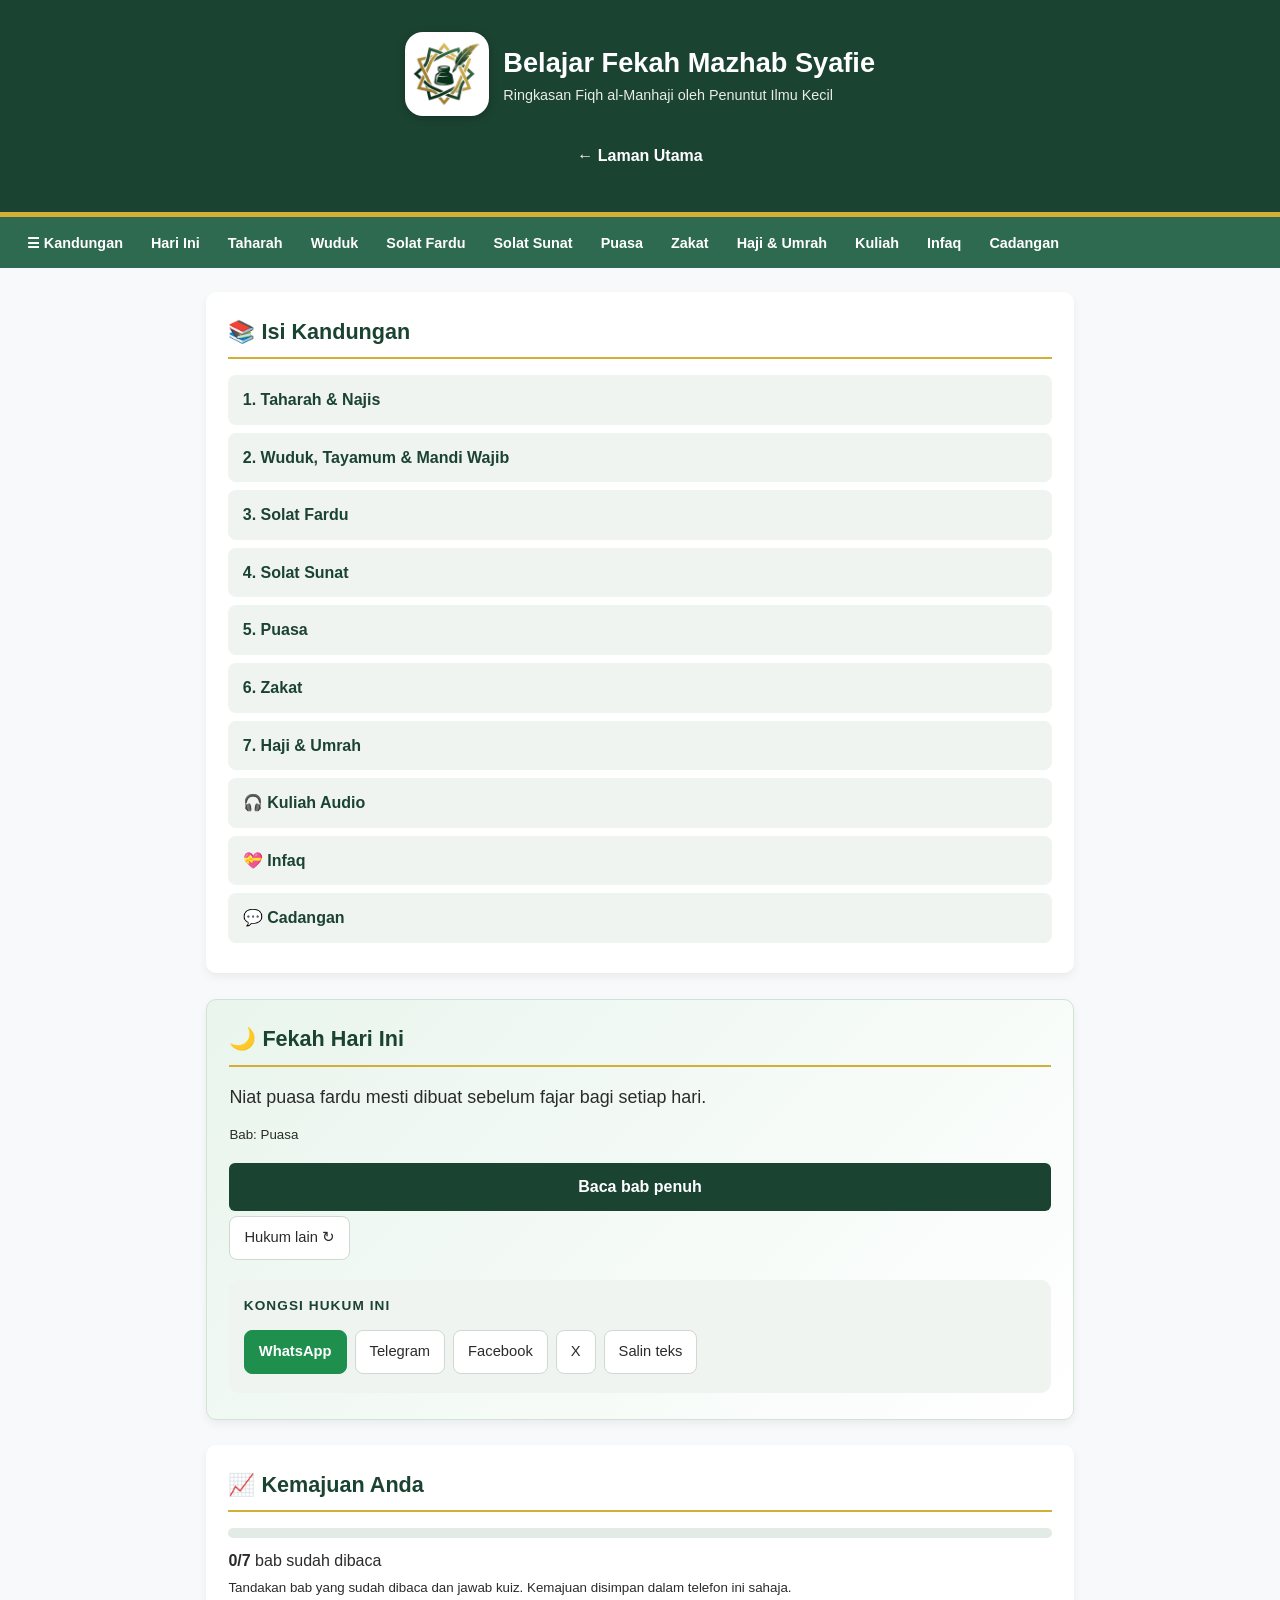
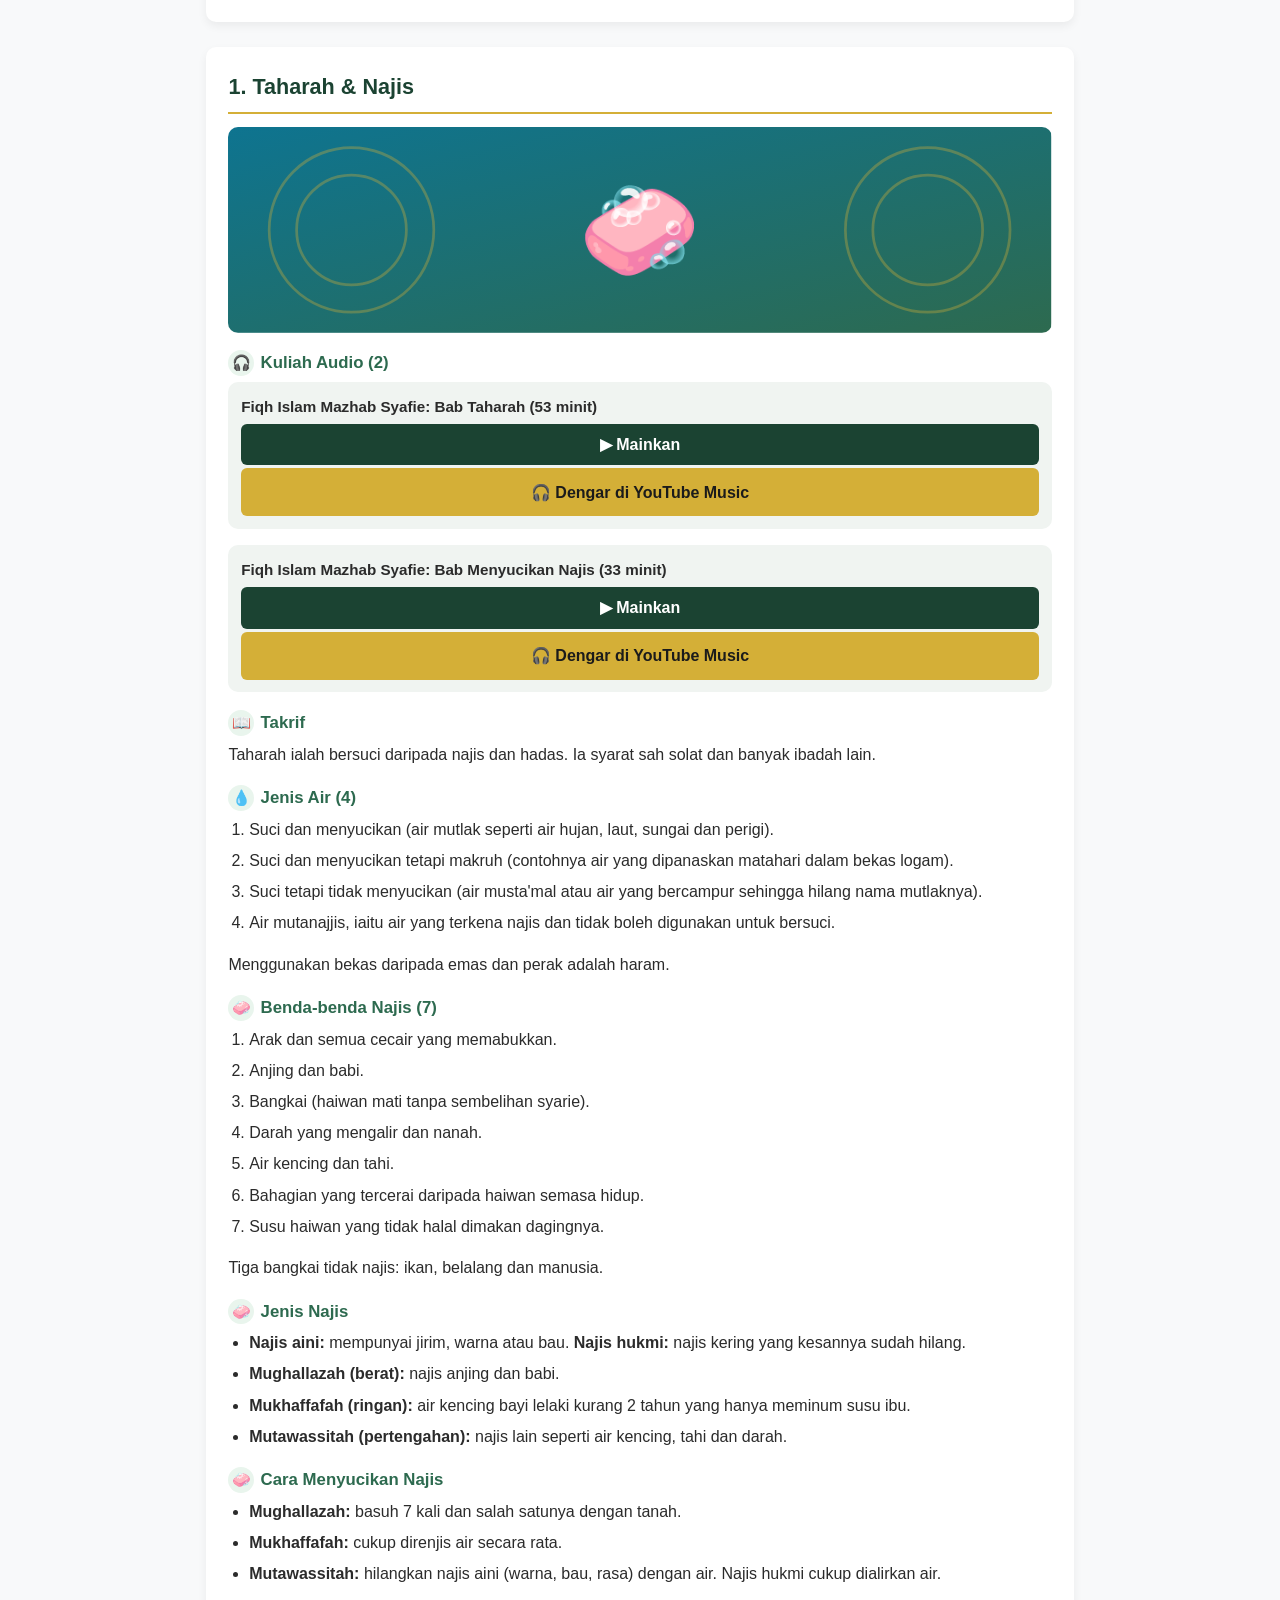
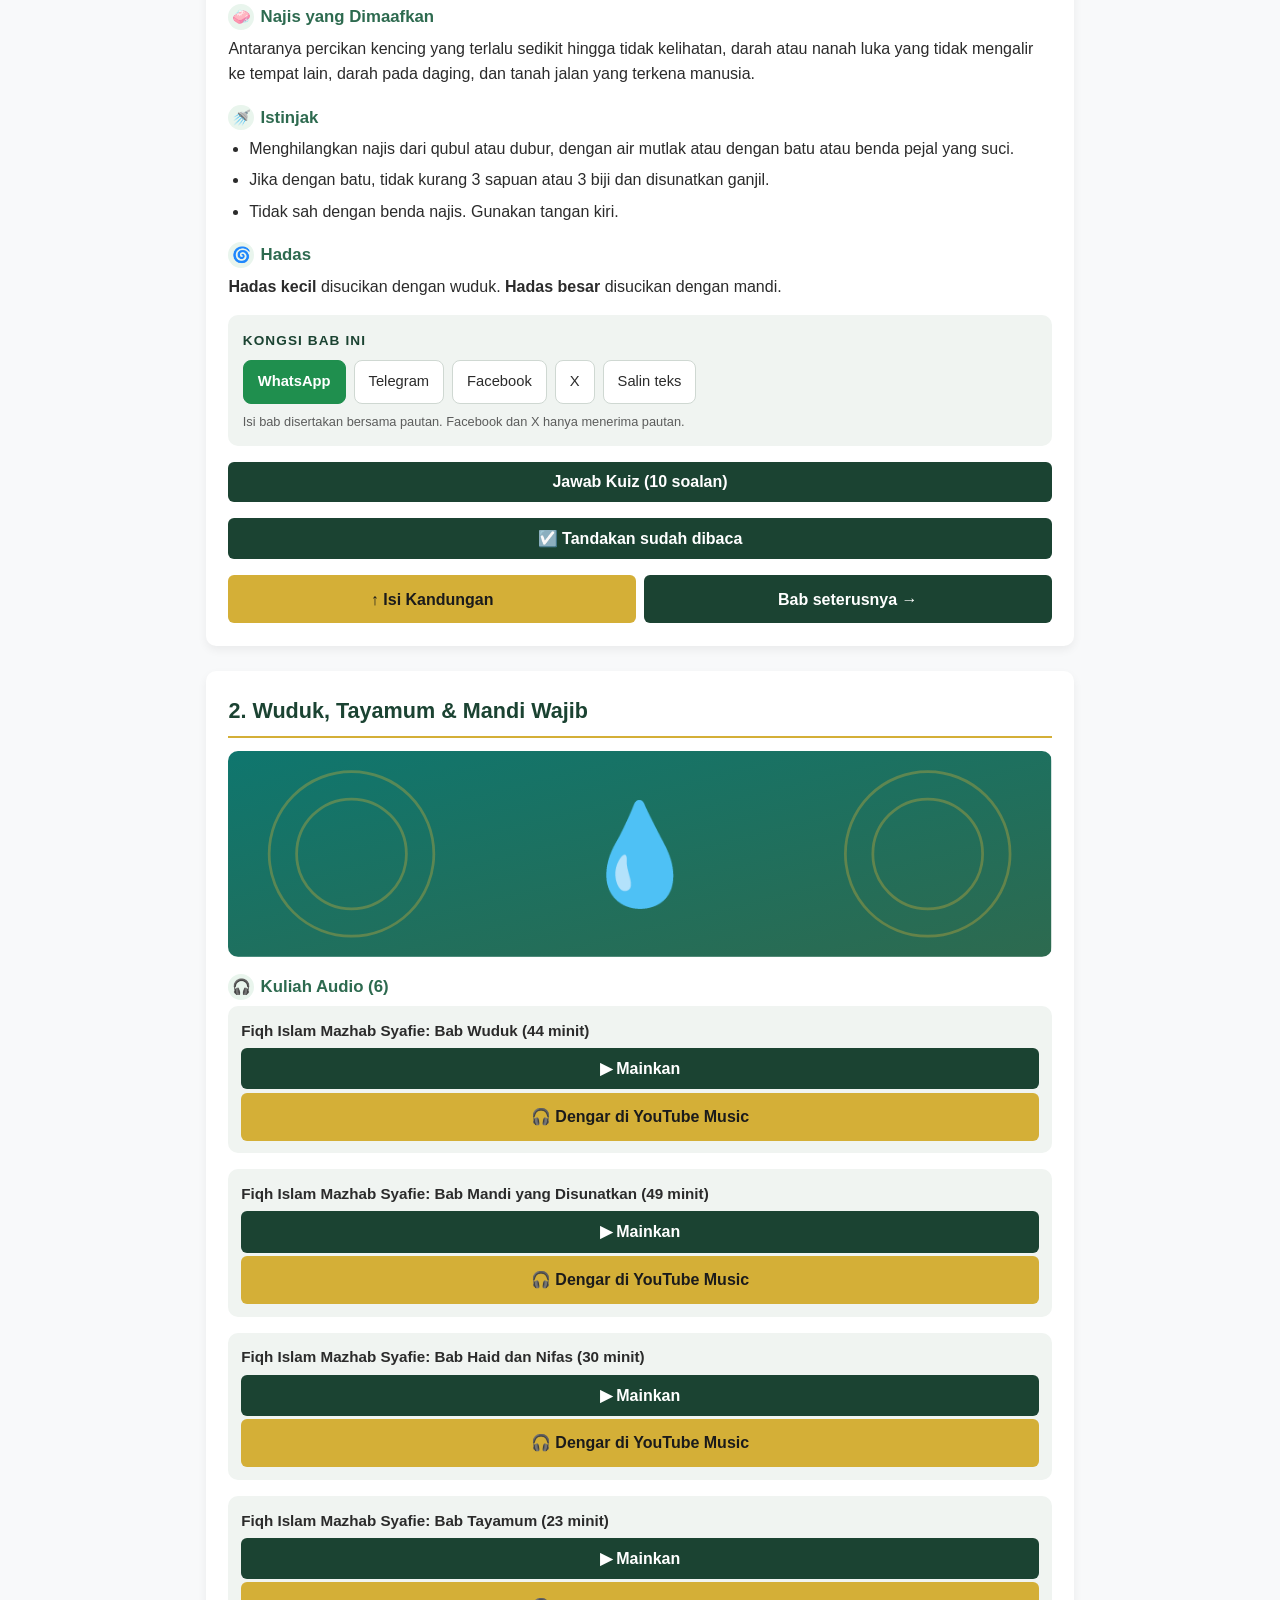
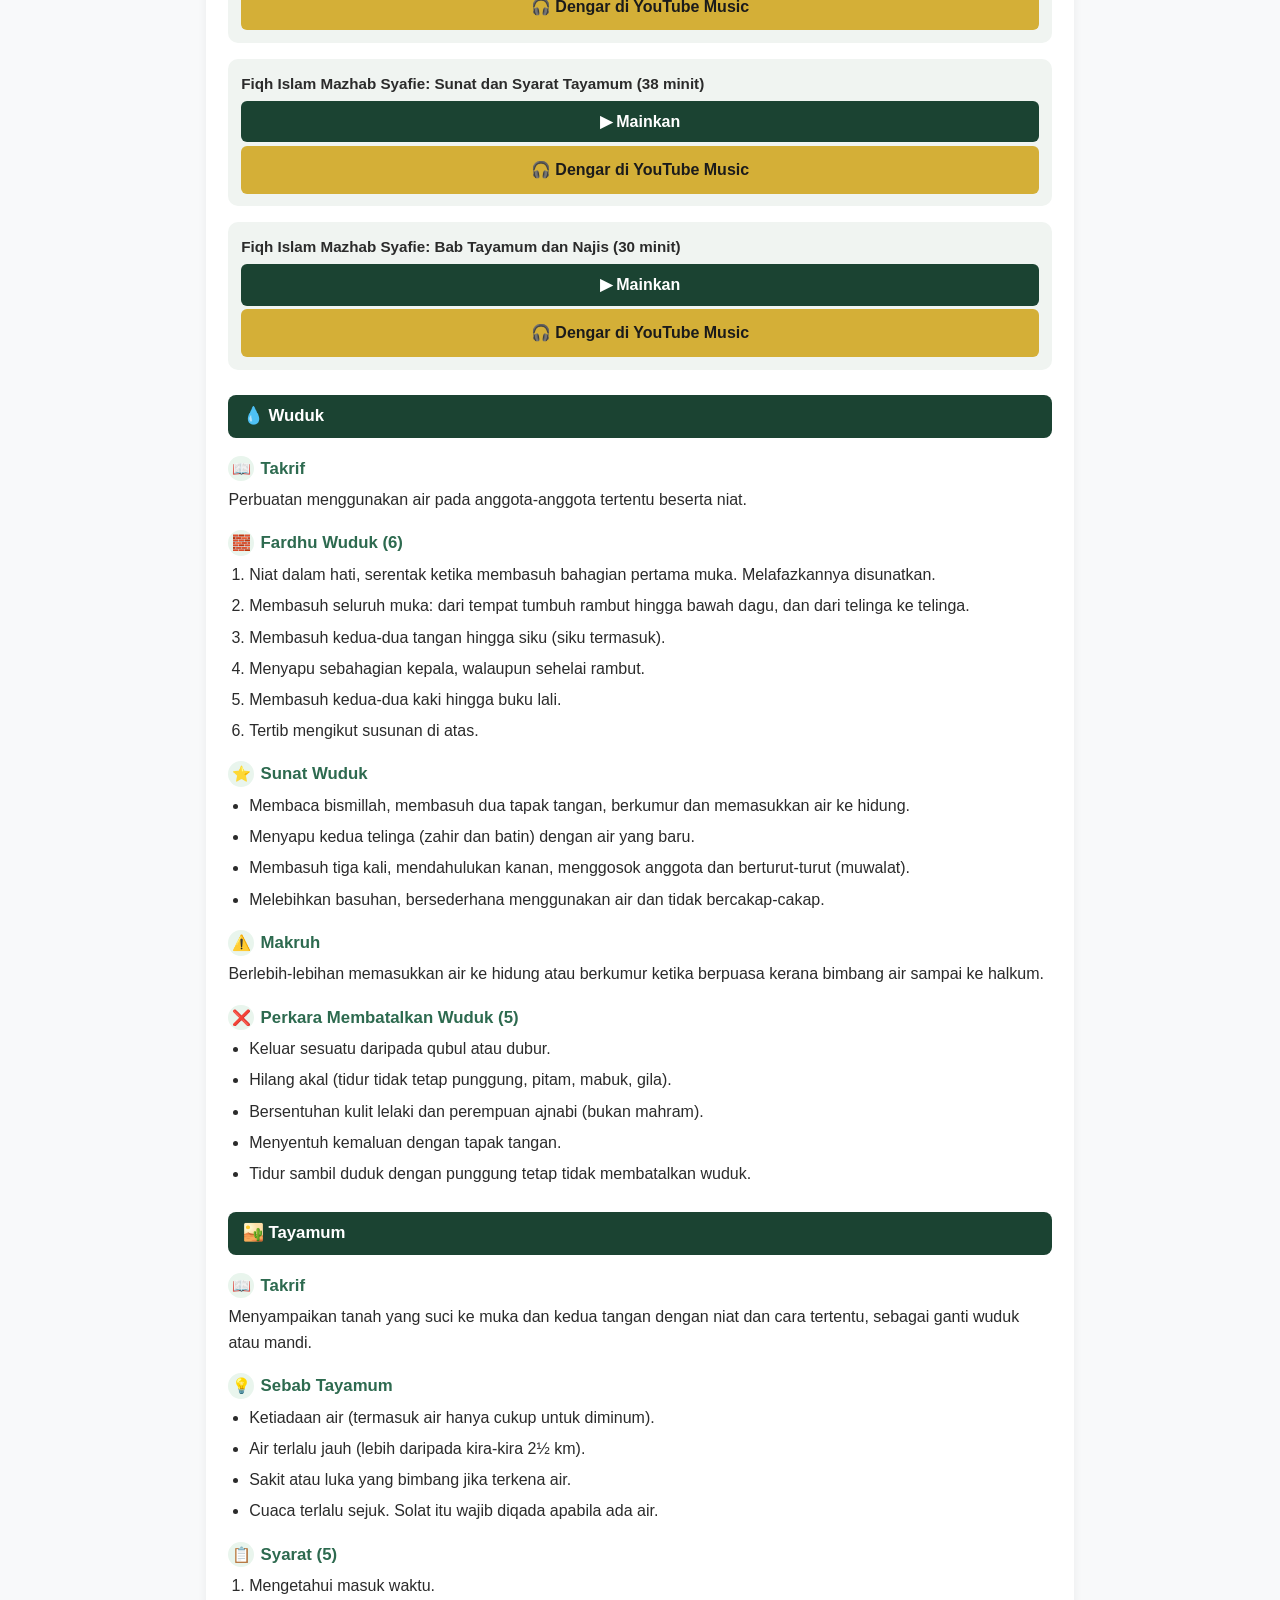
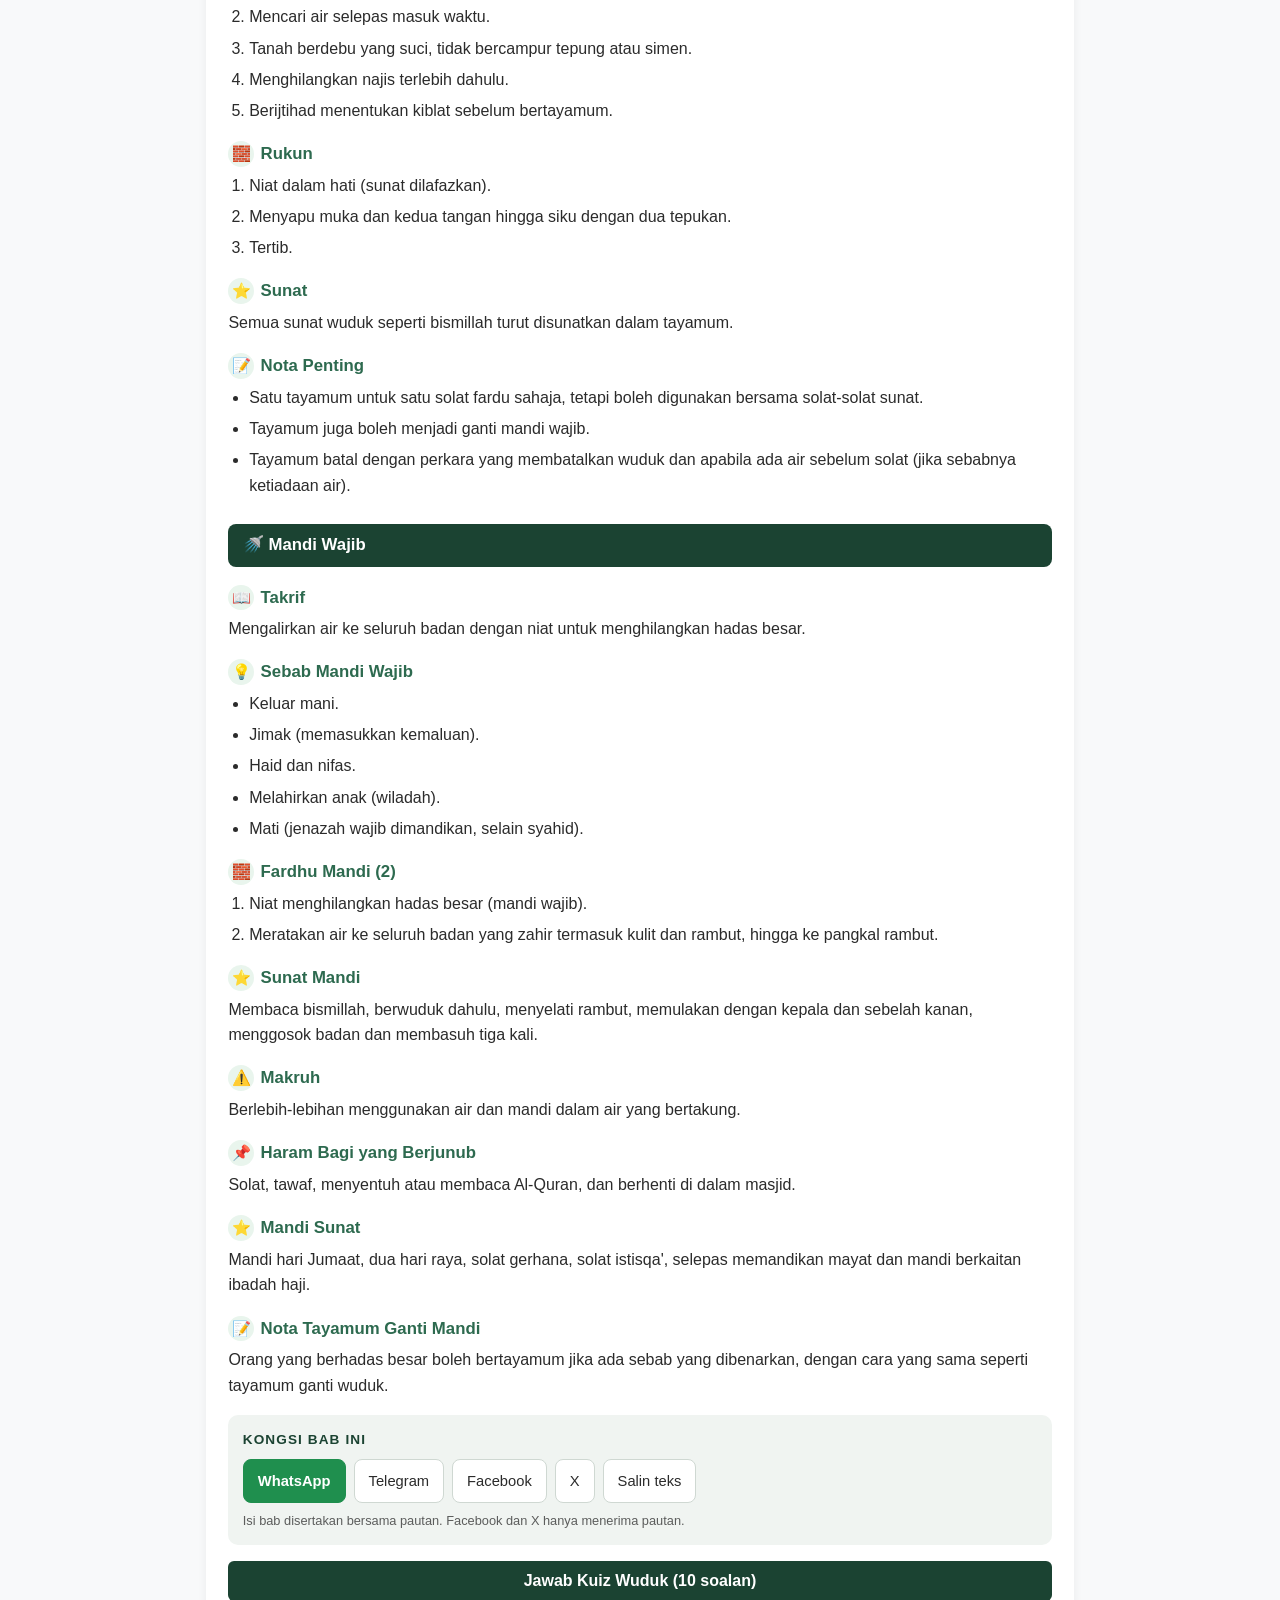
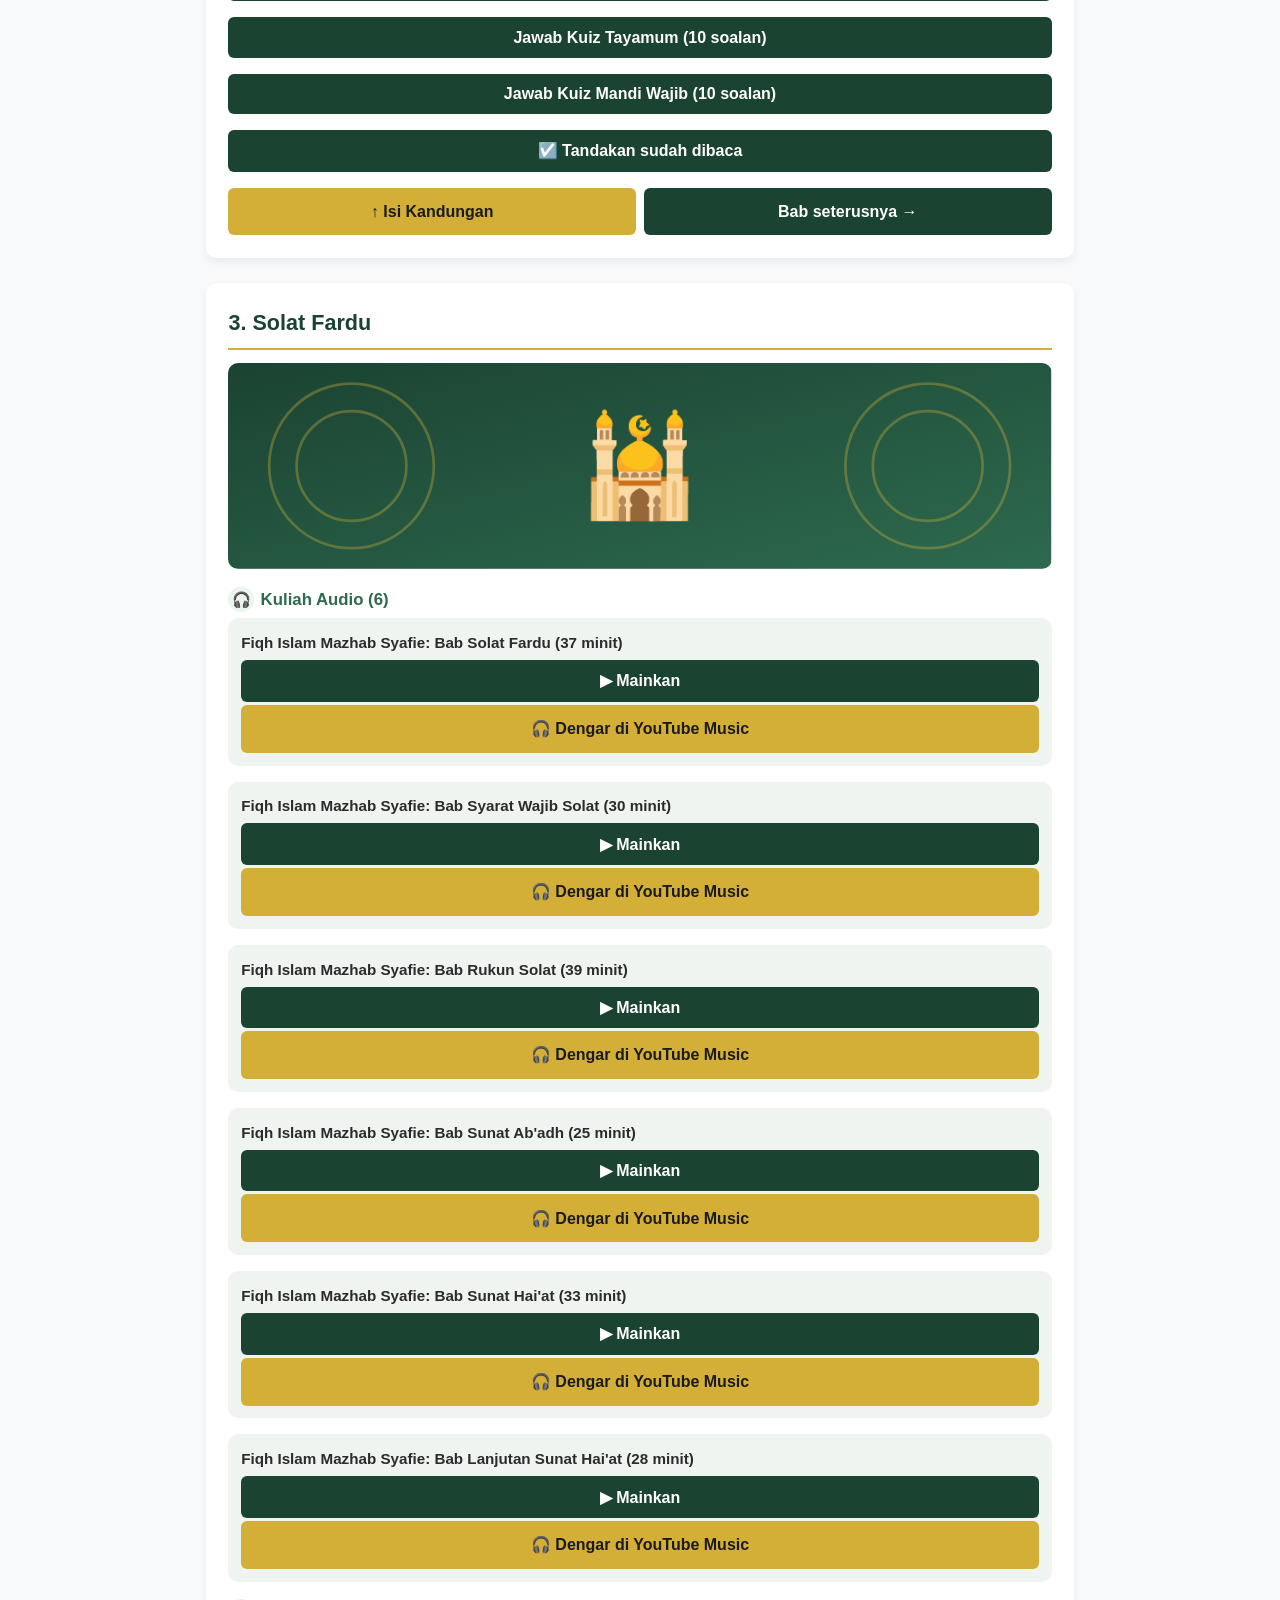
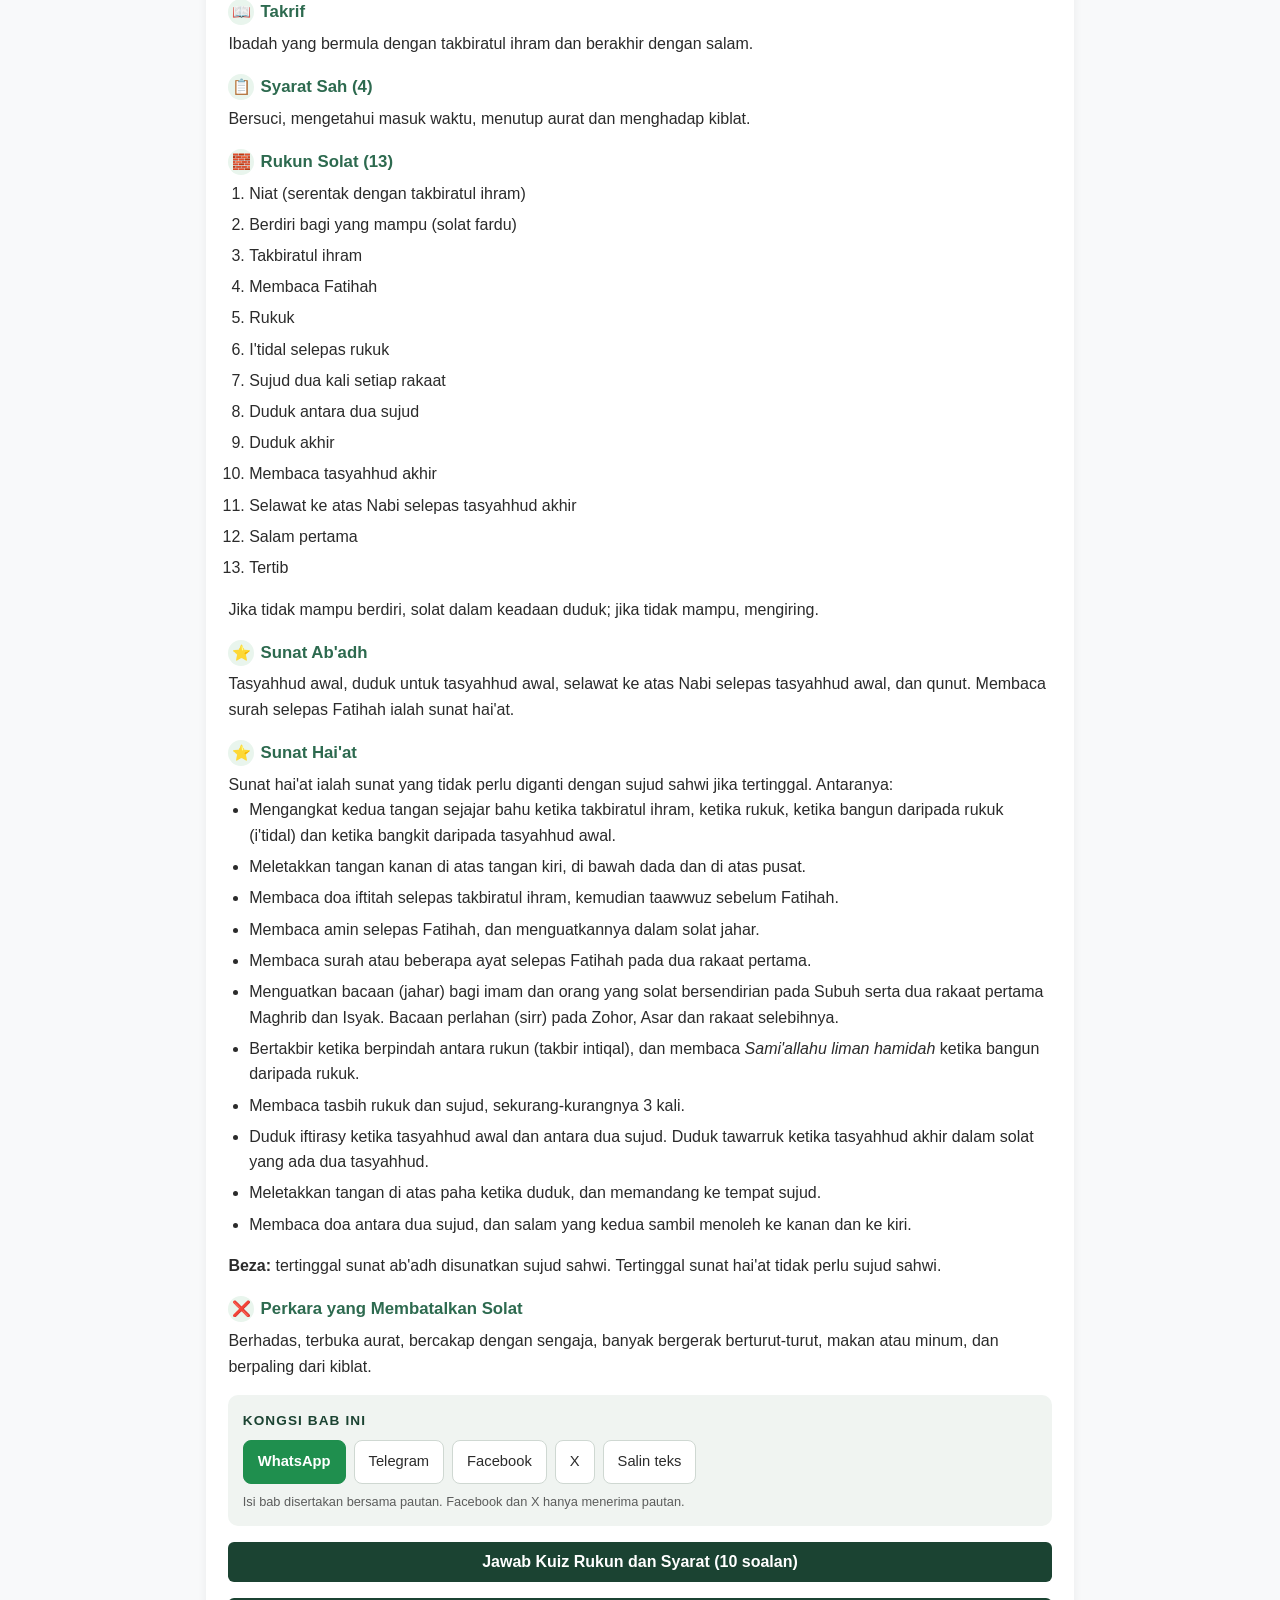
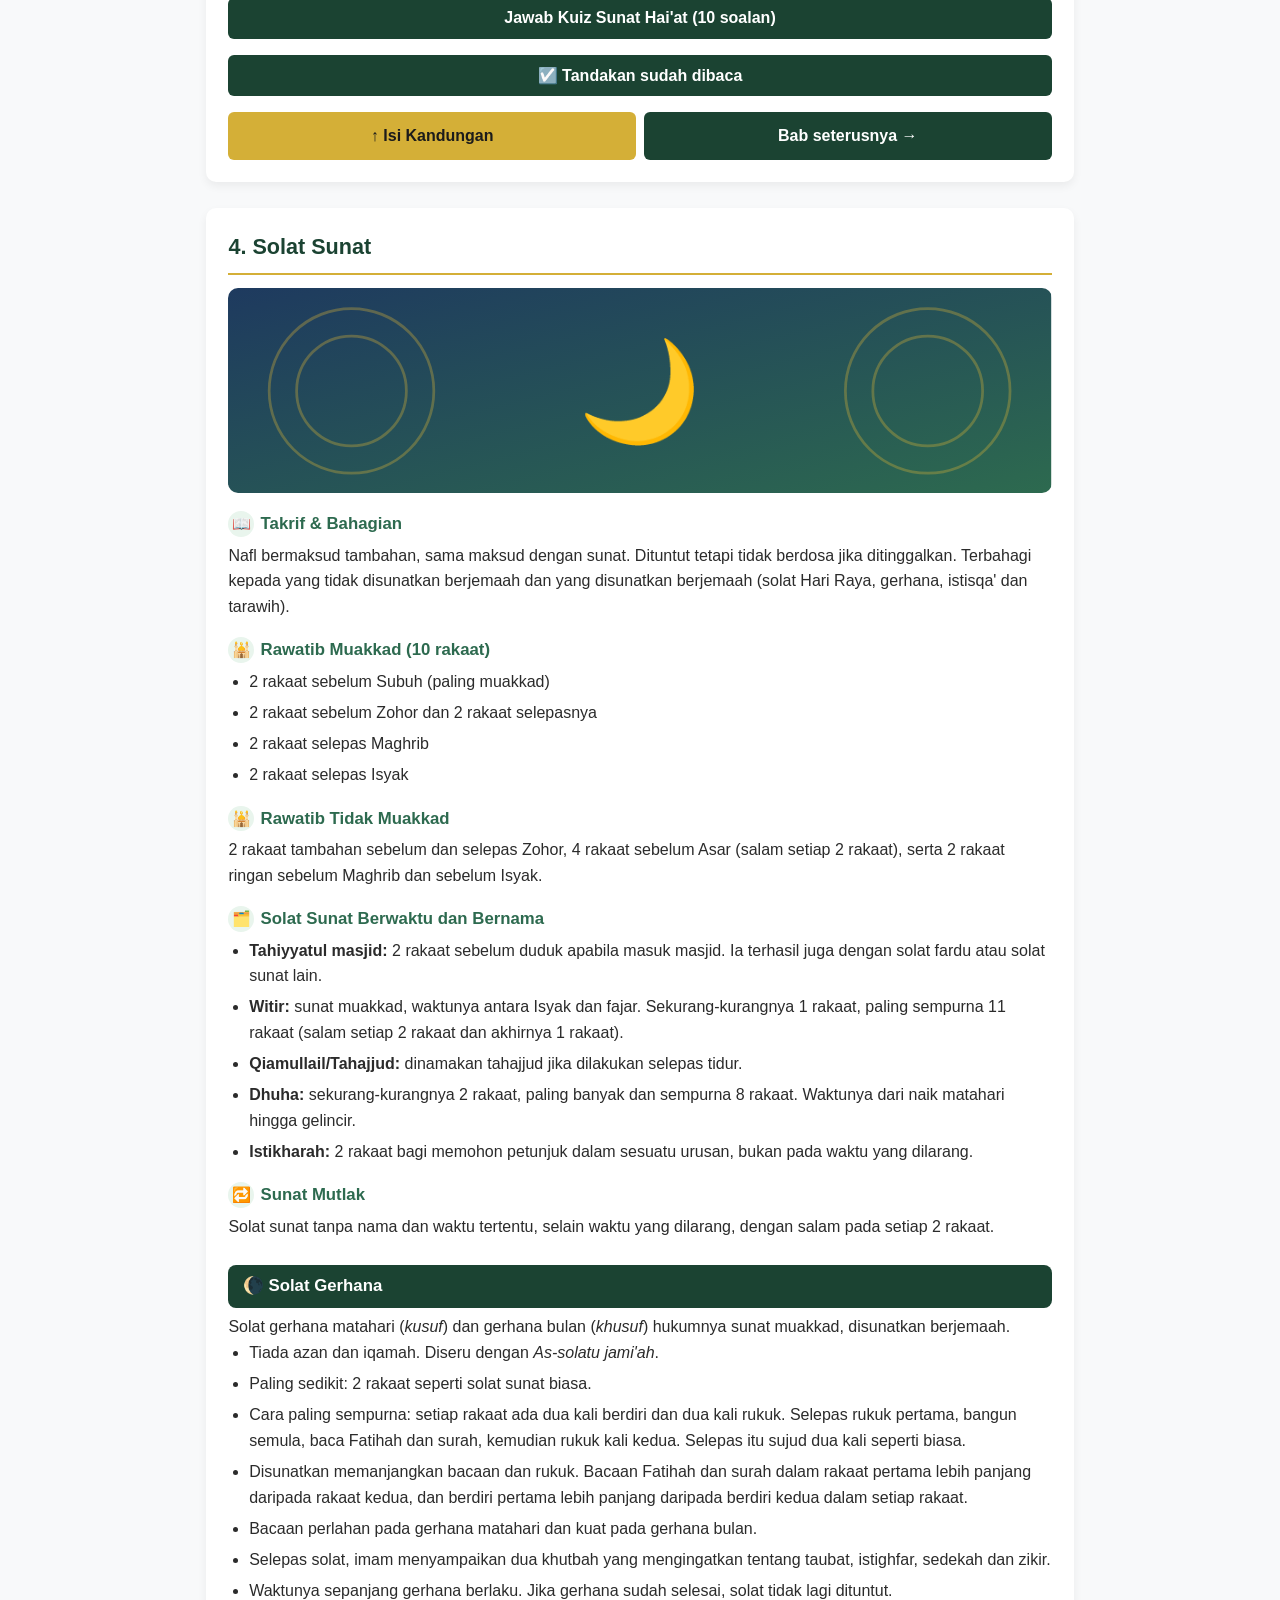
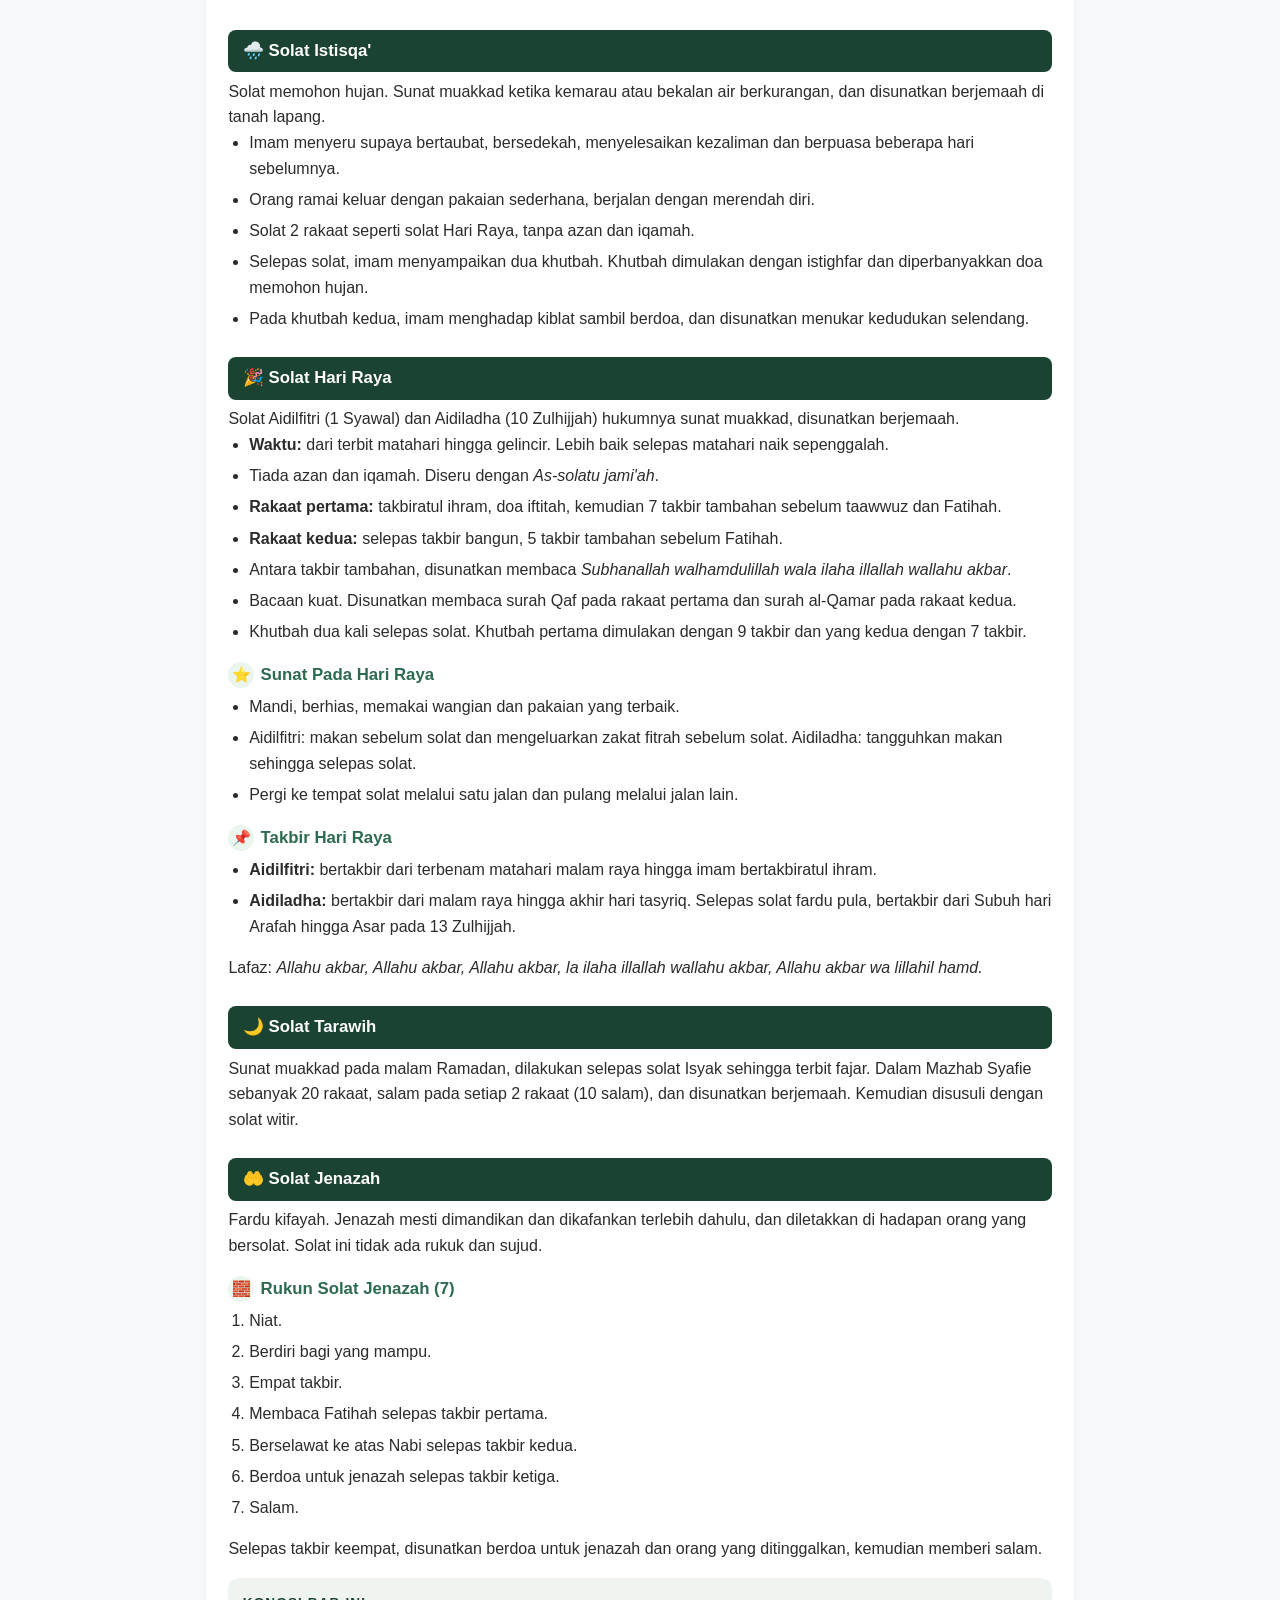
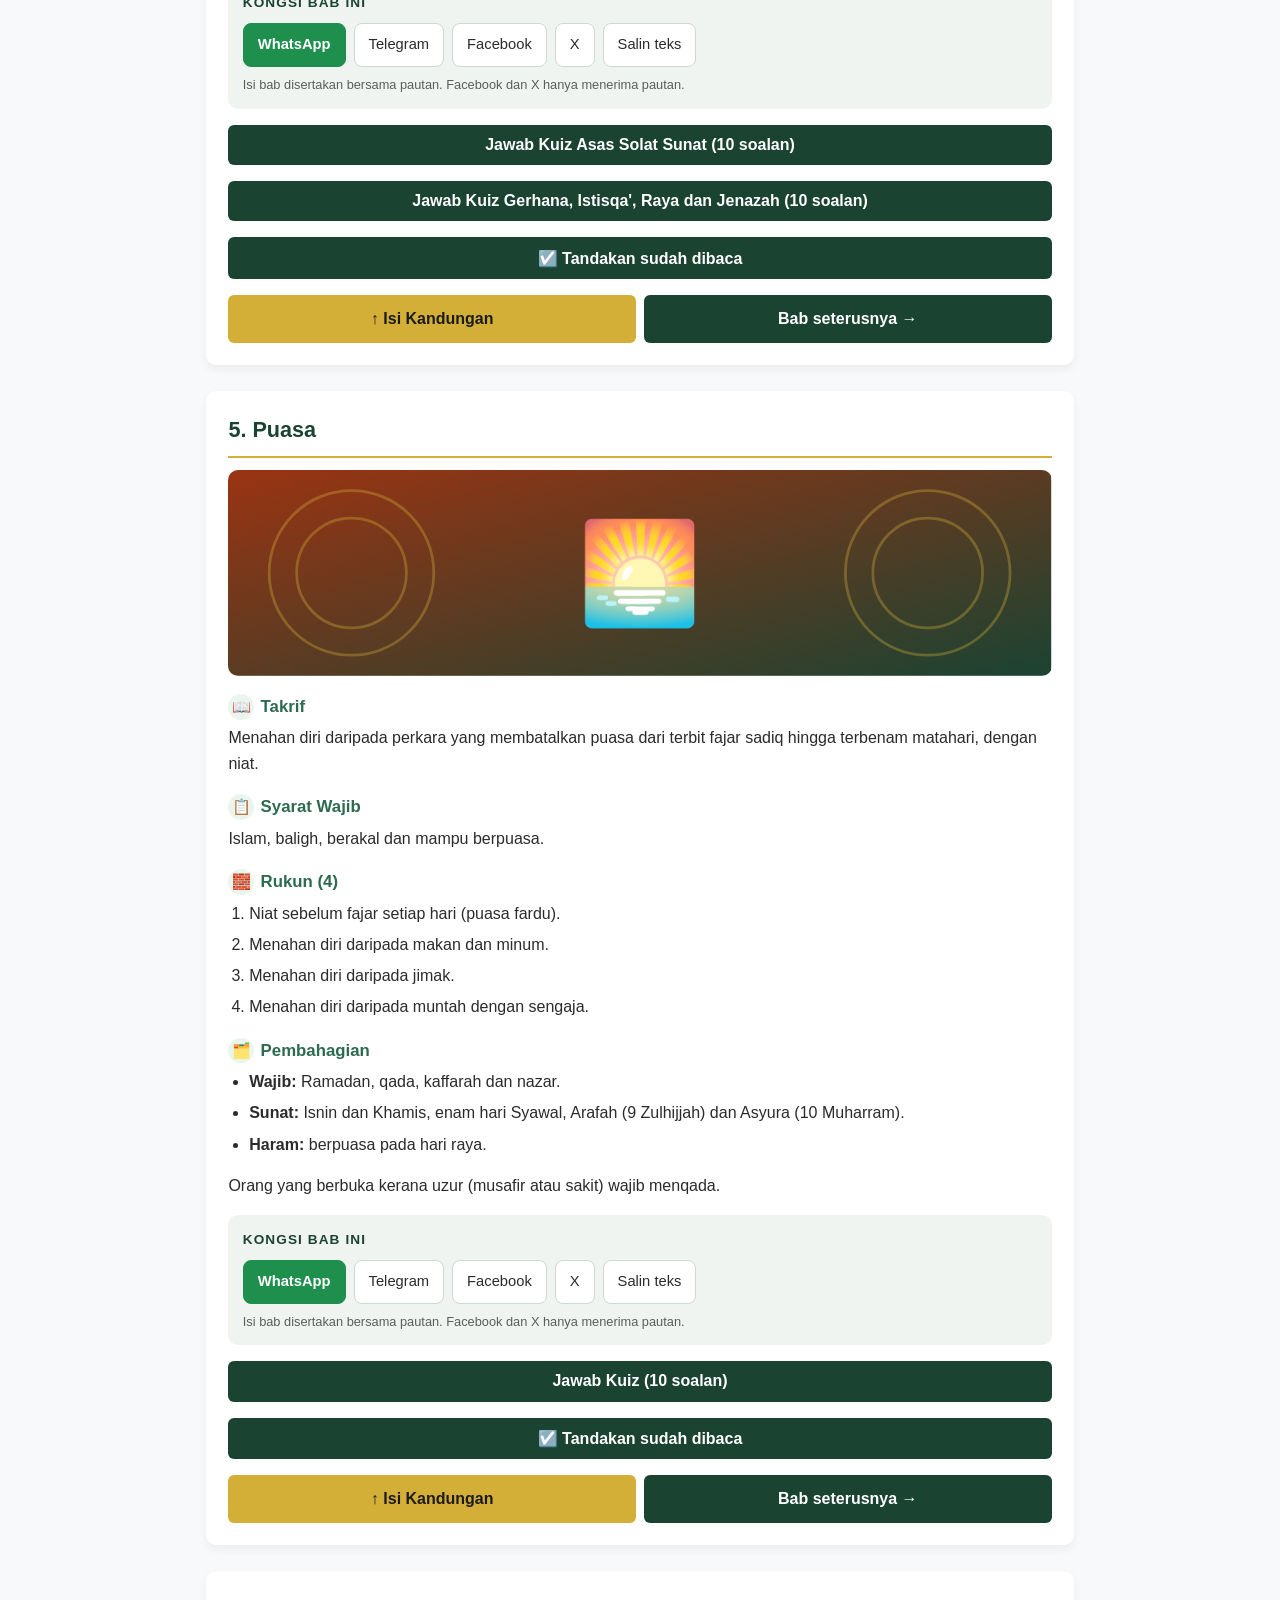
<file: fekah/index.html>
<!DOCTYPE html>
<html lang="ms"><head><meta charset="UTF-8"><meta name="viewport" content="width=device-width,initial-scale=1.0">
<title>Belajar Fekah Mazhab Syafie</title><meta name="description" content="Ringkasan fekah Mazhab Syafie, kuiz dan kuliah audio. Percuma dan sesuai dibaca di telefon."><meta property="og:type" content="website"><meta property="og:site_name" content="Penuntut Ilmu Kecil"><meta property="og:locale" content="ms_MY"><meta property="og:title" content="Belajar Fekah Mazhab Syafie"><meta property="og:description" content="Ringkasan fekah Mazhab Syafie, kuiz dan kuliah audio. Percuma dan sesuai dibaca di telefon."><meta property="og:url" content="https://safwanrusydi.github.io/penilmu/fekah/"><meta property="og:image" content="https://safwanrusydi.github.io/penilmu/fekah/logo.png"><meta property="og:image:alt" content="Logo Penuntut Ilmu Kecil"><meta name="twitter:card" content="summary">
<link rel="manifest" href="manifest.webmanifest"><meta name="theme-color" content="#1b4332">
<link rel="icon" href="icon-192.png"><link rel="apple-touch-icon" href="apple-touch-icon.png">
<meta name="apple-mobile-web-app-capable" content="yes"><meta name="mobile-web-app-capable" content="yes">
<meta name="apple-mobile-web-app-title" content="Belajar Fekah"><meta name="apple-mobile-web-app-status-bar-style" content="black-translucent">
<style>
:root{--p:#1b4332;--pl:#2d6a4f;--a:#d4af37;--bg:#f8f9fa;--t:#2b2b2b}
*{box-sizing:border-box;margin:0;padding:0}
body{font-family:-apple-system,Segoe UI,Roboto,Arial,sans-serif;background:var(--bg);color:var(--t);line-height:1.6;padding-bottom:30px}
header{background:var(--p);color:#fff;padding:2rem 1rem;text-align:center;border-bottom:5px solid var(--a)}
.hd{display:flex;align-items:center;justify-content:center;gap:.9rem;text-align:left}.lg{width:84px;height:84px;flex:none;background:#fff;border-radius:18px;padding:4px;object-fit:contain;box-shadow:0 2px 8px rgba(0,0,0,.25)}
header h1{font-size:1.7rem}header p{font-size:.9rem;opacity:.9}
nav{background:var(--pl);padding:.8rem;position:sticky;top:0;z-index:100;overflow-x:auto;white-space:nowrap}
nav a{color:#fff;text-decoration:none;margin:0 6px;font-weight:bold;font-size:.9rem;padding:4px 8px}
.c{max-width:900px;margin:1.5rem auto;padding:0 1rem}
section{background:#fff;padding:1.4rem;border-radius:10px;margin-bottom:1.6rem;box-shadow:0 4px 10px rgba(0,0,0,.06)}
h2{color:var(--p);border-bottom:2px solid var(--a);padding-bottom:.5rem;margin-bottom:1rem;font-size:1.35rem}
h3{color:var(--pl);margin:1.1rem 0 .3rem;font-size:1.05rem}
ul,ol{margin:0 0 1rem 1.3rem}li{margin-bottom:.35rem}
.btn{background:var(--p);color:#fff;border:0;padding:.7rem 1.2rem;border-radius:6px;cursor:pointer;font-weight:bold;margin-top:1rem;display:block;text-decoration:none;width:100%;text-align:center;font-size:1rem}
.wa{background:#25d366}
.m{display:none;position:fixed;inset:0;background:rgba(0,0,0,.65);justify-content:center;align-items:center;z-index:200;padding:1rem}
.mc{background:#fff;padding:1.2rem;border-radius:12px;max-width:520px;width:100%;max-height:88vh;overflow-y:auto}
.q{margin:.8rem 0;padding-bottom:.5rem;border-bottom:1px solid #eee}
.o{display:block;margin:.3rem 0;padding:.5rem;background:#f0f4f1;border-radius:6px;font-size:.92rem}
.o input{margin-right:8px}.ok{background:#c8e6c9}.no{background:#ffcdd2}
label{font-weight:bold;display:block}
input[type=text],input[type=email],textarea{width:100%;padding:.7rem;margin:.3rem 0 1rem;border:1px solid #ccc;border-radius:6px;font-size:1rem}
.ib{background:#e9f5ed;border-left:5px solid var(--p);padding:1.1rem;border-radius:6px;margin-top:1rem}
.ban{border-radius:10px;overflow:hidden;margin:-.2rem 0 1rem;line-height:0}.ban svg{width:100%;height:auto}
h3 .e{display:inline-block;width:1.7em;height:1.7em;line-height:1.7em;text-align:center;background:#e9f5ed;border-radius:50%;margin-right:.4rem;font-size:.95rem}
#inst{display:none;margin:.9rem auto 0;width:auto;background:var(--a);color:#1b1b1b;padding:.55rem 1.1rem}#ios{display:none;font-size:.82rem;margin-top:.6rem;opacity:.95}
.au{background:#f0f4f1;border-radius:10px;padding:.8rem;margin:0 0 1rem}.au b{display:block;font-size:.95rem;margin-bottom:.3rem}.au audio{width:100%}.au small{opacity:.7}.au iframe{display:block;width:100%;height:200px;border:0;border-radius:10px;margin:.5rem 0}.au .btn{margin:.2rem .4rem 0 0}.aus{margin:0 0 1rem}
.bs{background:var(--p);color:#fff;padding:.5rem .9rem;border-radius:8px;margin:1.6rem 0 .4rem;font-weight:bold;font-size:1.05rem}
.share{margin:1rem 0 .2rem;background:#f0f4f1;border-radius:10px;padding:.9rem}
.sht{font-weight:bold;color:var(--p);font-size:.85rem;letter-spacing:.08em;text-transform:uppercase;margin-bottom:.55rem}
.shb{display:flex;flex-wrap:wrap;gap:8px}
.sb{min-height:44px;padding:0 14px;border:1px solid #cfd8d2;border-radius:8px;background:#fff;color:var(--t);font:inherit;font-size:.92rem;cursor:pointer}
.sb:active{opacity:.7}.sb.wa{background:#1f8f4e;border-color:#1f8f4e;color:#fff;font-weight:bold}
.shh{margin-top:.5rem;font-size:.8rem;opacity:.75;line-height:1.5}
section{scroll-margin-top:56px}
.pb{height:10px;background:#e3ebe6;border-radius:6px;overflow:hidden;margin:.4rem 0 .6rem}.pb i{display:block;height:100%;background:var(--pl)}
#harian{background:linear-gradient(135deg,#e9f5ed,#fff);border:1px solid #cfe3d6}#harian .fh{font-size:1.12rem;margin:.3rem 0 .6rem}#harian .sb,#pg .sb{margin:.3rem 0}
html{scroll-behavior:smooth}.toc{list-style:none;margin:0}.toc li{margin:0 0 .5rem}.toc a{display:block;padding:.75rem .9rem;background:#f0f4f1;border-radius:8px;color:var(--p);font-weight:bold;text-decoration:none}.toc a:active{background:#dcebe1}
.nv{display:flex;gap:8px;flex-wrap:wrap}.nv .btn{flex:1 1 140px;width:auto}
#ktop{position:fixed;right:14px;bottom:18px;z-index:150;display:none;border-radius:24px;background:var(--p);color:#fff;font-weight:bold;padding:.7rem 1rem;text-decoration:none;box-shadow:0 2px 8px rgba(0,0,0,.3);border:2px solid var(--a)}
footer{background:var(--p);color:#fff;text-align:center;padding:1.5rem 1rem;margin-top:2rem;border-top:4px solid var(--a);font-size:.9rem}
</style></head><body>
<header><div class="hd"><img class="lg" src="logo.png" alt="Logo Penuntut Ilmu Kecil"><div><h1>Belajar Fekah Mazhab Syafie</h1><p>Ringkasan Fiqh al-Manhaji oleh Penuntut Ilmu Kecil</p></div></div><a class="btn" href="../" style="text-decoration:none;display:inline-block">← Laman Utama</a> <button class="btn" id="inst">📲 Pasang Aplikasi</button><p id="ios">Pada iPhone: tekan butang Kongsi, kemudian "Tambah ke Skrin Utama".</p></header>
<nav id="nav"></nav>
<div class="c" id="main"></div>
<section id="infaq" style="margin:0 1rem 1.6rem"><h2>Infaq &amp; Dana Menaiktaraf Website</h2>
<p>Sokong usaha dakwah dan pembangunan projek <b>Penuntut Ilmu Kecil</b>: menaiktaraf sistem, menambah modul pembelajaran dan kos operasi.</p>
<div class="ib"><p>Untuk infaq atau pertanyaan, hubungi terus melalui WhatsApp:</p>
<a class="btn wa" target="_blank" href="https://wa.me/60128255341?text=Assalamualaikum,%20saya%20ingin%20berikan%20sumbangan%20infaq%20untuk%20menaiktaraf%20website%20Penuntut%20Ilmu%20Kecil.">📱 Hubungi via WhatsApp</a>
<p style="margin-top:10px;font-size:.9rem;text-align:center"><i>"Jazakumullahu Khairan Kathiran atas sokongan anda."</i></p></div></section>
<section id="cadangan" style="margin:0 1rem 1.6rem"><h2>Cadangan Penambahbaikan</h2>
<p>Kemukakan cadangan anda untuk memperbaiki mutu maklumat di laman ini. Cadangan akan dihantar terus melalui WhatsApp.</p>
<form id="cf"><label for="nama">Nama:</label><input type="text" id="nama" required>
<label for="mesej">Cadangan:</label><textarea id="mesej" rows="4" required></textarea>
<button type="submit" class="btn wa">📱 Hantar melalui WhatsApp</button></form></section>
<footer>&copy; Belajar Fekah Mazhab Syafie · Dibangunkan oleh <b>Penuntut Ilmu Kecil</b><br>Rujukan: <i>Kitab Fikah Mazhab Syafie (Fiqh al-Manhaji) Jilid 1</i>, Pustaka Salam; <i>Fikih Islam Lengkap</i>, Dr. Musthafa Diib al-Bugha, Media Zikir.<br>Ringkasan ini bukan pengganti kitab dan guru. Rujuk kitab asal untuk perincian.</footer>
<div id="qm" class="m"><div class="mc"><h3 id="qt"></h3><div id="qb"></div><div id="qr" style="font-weight:bold;margin-top:10px"></div>
<button class="btn" id="qs" onclick="sub()">Hantar Jawapan</button><button class="btn" onclick="openQ(cur,ci)" style="background:#c0392b">Ulang Kuiz</button><button class="btn" onclick="qm.style.display='none'" style="background:#7f8c8d">Tutup</button></div></div>
<script src="audio.js"></script>
<script>
const L=(a)=>'<ul>'+a.map(x=>'<li>'+x+'</li>').join('')+'</ul>',N=(a)=>'<ol>'+a.map(x=>'<li>'+x+'</li>').join('')+'</ol>';
const C=[
{id:'taharah',n:'Taharah',t:'1. Taharah &amp; Najis',h:`<h3>Takrif</h3><p>Taharah ialah bersuci daripada najis dan hadas. Ia syarat sah solat dan banyak ibadah lain.</p>
<h3>Jenis Air (4)</h3>`+N(['Suci dan menyucikan (air mutlak seperti air hujan, laut, sungai dan perigi).','Suci dan menyucikan tetapi makruh (contohnya air yang dipanaskan matahari dalam bekas logam).','Suci tetapi tidak menyucikan (air musta\'mal atau air yang bercampur sehingga hilang nama mutlaknya).','Air mutanajjis, iaitu air yang terkena najis dan tidak boleh digunakan untuk bersuci.'])+`<p>Menggunakan bekas daripada emas dan perak adalah haram.</p>
<h3>Benda-benda Najis (7)</h3>`+N(['Arak dan semua cecair yang memabukkan.','Anjing dan babi.','Bangkai (haiwan mati tanpa sembelihan syarie).','Darah yang mengalir dan nanah.','Air kencing dan tahi.','Bahagian yang tercerai daripada haiwan semasa hidup.','Susu haiwan yang tidak halal dimakan dagingnya.'])+`<p>Tiga bangkai tidak najis: ikan, belalang dan manusia.</p>
<h3>Jenis Najis</h3>`+L(['<b>Najis aini:</b> mempunyai jirim, warna atau bau. <b>Najis hukmi:</b> najis kering yang kesannya sudah hilang.','<b>Mughallazah (berat):</b> najis anjing dan babi.','<b>Mukhaffafah (ringan):</b> air kencing bayi lelaki kurang 2 tahun yang hanya meminum susu ibu.','<b>Mutawassitah (pertengahan):</b> najis lain seperti air kencing, tahi dan darah.'])+`<h3>Cara Menyucikan Najis</h3>`+L(['<b>Mughallazah:</b> basuh 7 kali dan salah satunya dengan tanah.','<b>Mukhaffafah:</b> cukup direnjis air secara rata.','<b>Mutawassitah:</b> hilangkan najis aini (warna, bau, rasa) dengan air. Najis hukmi cukup dialirkan air.'])+`<h3>Najis yang Dimaafkan</h3><p>Antaranya percikan kencing yang terlalu sedikit hingga tidak kelihatan, darah atau nanah luka yang tidak mengalir ke tempat lain, darah pada daging, dan tanah jalan yang terkena manusia.</p>
<h3>Istinjak</h3>`+L(['Menghilangkan najis dari qubul atau dubur, dengan air mutlak atau dengan batu atau benda pejal yang suci.','Jika dengan batu, tidak kurang 3 sapuan atau 3 biji dan disunatkan ganjil.','Tidak sah dengan benda najis. Gunakan tangan kiri.'])+`<h3>Hadas</h3><p><b>Hadas kecil</b> disucikan dengan wuduk. <b>Hadas besar</b> disucikan dengan mandi.</p>`,
q:`Air yang suci dan menyucikan dipanggil?|Air mutanajjis|Air mutlak|Air musta'mal|Air makruh|1
Berapakah jenis air dalam bab ini?|2|3|4|6|2
Bekas yang haram digunakan ialah?|Kaca|Emas dan perak|Tanah liat|Kayu|1
Najis mughallazah ialah najis?|Anjing dan babi|Bayi lelaki|Darah|Tahi|0
Najis mughallazah dibasuh?|3 kali|5 kali|7 kali dan satu dengan tanah|1 kali sahaja|2
Najis mukhaffafah ialah?|Darah|Tahi haiwan|Arak|Air kencing bayi lelaki yang hanya minum susu|3
Bangkai yang tidak najis?|Ikan dan belalang|Lembu|Ayam|Kambing|0
Beristinjak dengan batu sekurang-kurangnya?|1 biji|2 biji|3 biji|7 biji|2
Najis hukmi ialah?|Najis berwarna dan berbau|Najis anjing|Najis kering yang kesannya sudah hilang|Darah|2
Hadas besar disucikan dengan?|Wuduk|Mandi|Tayamum sahaja|Istinjak|1`},
{id:'mandi',h:`<h3>Takrif</h3><p>Mengalirkan air ke seluruh badan dengan niat untuk menghilangkan hadas besar.</p>
<h3>Sebab Mandi Wajib</h3>`+L(['Keluar mani.','Jimak (memasukkan kemaluan).','Haid dan nifas.','Melahirkan anak (wiladah).','Mati (jenazah wajib dimandikan, selain syahid).'])+`<h3>Fardhu Mandi (2)</h3>`+N(['Niat menghilangkan hadas besar (mandi wajib).','Meratakan air ke seluruh badan yang zahir termasuk kulit dan rambut, hingga ke pangkal rambut.'])+`<h3>Sunat Mandi</h3><p>Membaca bismillah, berwuduk dahulu, menyelati rambut, memulakan dengan kepala dan sebelah kanan, menggosok badan dan membasuh tiga kali.</p>
<h3>Makruh</h3><p>Berlebih-lebihan menggunakan air dan mandi dalam air yang bertakung.</p>
<h3>Haram Bagi yang Berjunub</h3><p>Solat, tawaf, menyentuh atau membaca Al-Quran, dan berhenti di dalam masjid.</p>
<h3>Mandi Sunat</h3><p>Mandi hari Jumaat, dua hari raya, solat gerhana, solat istisqa', selepas memandikan mayat dan mandi berkaitan ibadah haji.</p>
<h3>Nota Tayamum Ganti Mandi</h3><p>Orang yang berhadas besar boleh bertayamum jika ada sebab yang dibenarkan, dengan cara yang sama seperti tayamum ganti wuduk.</p>`,
q:`Berapakah fardhu mandi wajib?|1|2|3|4|1
Antara sebab mandi wajib?|Tidur|Makan|Keluar mani|Bersiwak|2
Mandi wajib juga bagi wanita selepas?|Makan|Haid dan nifas|Solat|Tidur|1
Fardhu mandi yang pertama ialah?|Berwuduk|Menggosok|Tiga kali|Niat|3
Air mesti sampai ke?|Seluruh badan zahir termasuk kulit dan rambut|Muka sahaja|Kepala sahaja|Tangan dan kaki|0
Haram bagi orang berjunub?|Makan|Solat|Tidur|Minum|1
Mandi sunat ialah?|Mandi selepas makan|Mandi sebelum tidur|Mandi hari Jumaat|Mandi selepas bersenam|2
Yang makruh ketika mandi?|Menggosok badan|Berlebih-lebihan menggunakan air|Memulakan sebelah kanan|Membaca bismillah|1
Wiladah bermaksud?|Haid|Mati|Jimak|Melahirkan anak|3
Tayamum juga boleh menjadi ganti kepada?|Mandi wajib|Solat|Puasa|Zakat|0`},
{id:'wuduk',n:'Wuduk',t:'2. Wuduk, Tayamum &amp; Mandi Wajib',h:`<h3>Takrif</h3><p>Perbuatan menggunakan air pada anggota-anggota tertentu beserta niat.</p>
<h3>Fardhu Wuduk (6)</h3>`+N(['Niat dalam hati, serentak ketika membasuh bahagian pertama muka. Melafazkannya disunatkan.','Membasuh seluruh muka: dari tempat tumbuh rambut hingga bawah dagu, dan dari telinga ke telinga.','Membasuh kedua-dua tangan hingga siku (siku termasuk).','Menyapu sebahagian kepala, walaupun sehelai rambut.','Membasuh kedua-dua kaki hingga buku lali.','Tertib mengikut susunan di atas.'])+`<h3>Sunat Wuduk</h3>`+L(['Membaca bismillah, membasuh dua tapak tangan, berkumur dan memasukkan air ke hidung.','Menyapu kedua telinga (zahir dan batin) dengan air yang baru.','Membasuh tiga kali, mendahulukan kanan, menggosok anggota dan berturut-turut (muwalat).','Melebihkan basuhan, bersederhana menggunakan air dan tidak bercakap-cakap.'])+`<h3>Makruh</h3><p>Berlebih-lebihan memasukkan air ke hidung atau berkumur ketika berpuasa kerana bimbang air sampai ke halkum.</p>
<h3>Perkara Membatalkan Wuduk (5)</h3>`+L(['Keluar sesuatu daripada qubul atau dubur.','Hilang akal (tidur tidak tetap punggung, pitam, mabuk, gila).','Bersentuhan kulit lelaki dan perempuan ajnabi (bukan mahram).','Menyentuh kemaluan dengan tapak tangan.','Tidur sambil duduk dengan punggung tetap tidak membatalkan wuduk.']),
q:`Berapakah bilangan fardhu wuduk?|4|5|6|8|2
Di manakah tempat niat?|Lidah|Hati|Tangan|Telinga|1
Bilakah niat wuduk dilakukan?|Sebelum azan|Ketika membasuh bahagian pertama muka|Ketika menyapu kepala|Ketika membasuh kaki|1
Kadar minimum sapuan kepala?|Seperempat|Separuh|Sehelai rambut|Keseluruhan|2
Lebar muka bermula dari?|Telinga ke telinga|Pipi ke pipi|Kening ke kening|Dahi ke dagu|0
Yang BUKAN fardhu wuduk?|Tertib|Berkumur|Niat|Membasuh muka|1
Berapakah pembatal wuduk?|3|4|5|7|2
Tidur yang tidak membatalkan wuduk?|Berbaring|Duduk dengan punggung tetap|Meniarap|Pengsan|1
Air untuk menyapu telinga mestilah?|Air sapuan kepala|Air yang baru|Air kotor|Tanpa air|1
Bilangan basuhan yang sunat?|1|2|3|5|2`},
{id:'tayamum',h:`<h3>Takrif</h3><p>Menyampaikan tanah yang suci ke muka dan kedua tangan dengan niat dan cara tertentu, sebagai ganti wuduk atau mandi.</p>
<h3>Sebab Tayamum</h3>`+L(['Ketiadaan air (termasuk air hanya cukup untuk diminum).','Air terlalu jauh (lebih daripada kira-kira 2½ km).','Sakit atau luka yang bimbang jika terkena air.','Cuaca terlalu sejuk. Solat itu wajib diqada apabila ada air.'])+`<h3>Syarat (5)</h3>`+N(['Mengetahui masuk waktu.','Mencari air selepas masuk waktu.','Tanah berdebu yang suci, tidak bercampur tepung atau simen.','Menghilangkan najis terlebih dahulu.','Berijtihad menentukan kiblat sebelum bertayamum.'])+`<h3>Rukun</h3>`+N(['Niat dalam hati (sunat dilafazkan).','Menyapu muka dan kedua tangan hingga siku dengan dua tepukan.','Tertib.'])+`<h3>Sunat</h3><p>Semua sunat wuduk seperti bismillah turut disunatkan dalam tayamum.</p><h3>Nota Penting</h3>`+L(['Satu tayamum untuk satu solat fardu sahaja, tetapi boleh digunakan bersama solat-solat sunat.','Tayamum juga boleh menjadi ganti mandi wajib.','Tayamum batal dengan perkara yang membatalkan wuduk dan apabila ada air sebelum solat (jika sebabnya ketiadaan air).']),
q:`Tayamum adalah ganti kepada?|Solat|Wuduk atau mandi|Puasa|Haji|1
Tayamum dilakukan dengan?|Air sejuk|Tanah suci berdebu|Pasir basah|Batu licin|1
Tanah tayamum tidak boleh bercampur dengan?|Debu|Tepung atau simen|Pasir halus|Tanah liat|1
Berapakah syarat tayamum?|3|5|7|2|1
Rukun tayamum ialah niat, sapuan dan?|Tertib|Berkumur|Bersugi|Tasyahhud|0
Air jauh melebihi kira-kira?|100 meter|2½ km|10 km|50 km|1
Mencari air dilakukan selepas?|Masuk waktu|Sebelum waktu|Bila-bila masa|Selepas solat|0
Solat ketika cuaca terlalu sejuk dengan tayamum?|Wajib diqada bila ada air|Tidak perlu apa-apa|Haram|Batal puasa|0
Yang BUKAN sebab tayamum?|Sakit|Air hanya cukup untuk minum|Malas berwuduk|Tiada air|2
Anggota yang disapu ialah?|Muka dan tangan hingga siku|Muka dan kepala|Tangan dan kaki|Muka sahaja|0`},
{id:'solat-fardu',t:'3. Solat Fardu',h:`<h3>Takrif</h3><p>Ibadah yang bermula dengan takbiratul ihram dan berakhir dengan salam.</p>
<h3>Syarat Sah (4)</h3><p>Bersuci, mengetahui masuk waktu, menutup aurat dan menghadap kiblat.</p>
<h3>Rukun Solat (13)</h3>`+N(['Niat (serentak dengan takbiratul ihram)','Berdiri bagi yang mampu (solat fardu)','Takbiratul ihram','Membaca Fatihah','Rukuk','I\'tidal selepas rukuk','Sujud dua kali setiap rakaat','Duduk antara dua sujud','Duduk akhir','Membaca tasyahhud akhir','Selawat ke atas Nabi selepas tasyahhud akhir','Salam pertama','Tertib'])+`<p>Jika tidak mampu berdiri, solat dalam keadaan duduk; jika tidak mampu, mengiring.</p>
<h3>Sunat Ab'adh</h3><p>Tasyahhud awal, duduk untuk tasyahhud awal, selawat ke atas Nabi selepas tasyahhud awal, dan qunut. Membaca surah selepas Fatihah ialah sunat hai'at.</p>
<h3>Perkara yang Membatalkan Solat</h3><p>Berhadas, terbuka aurat, bercakap dengan sengaja, banyak bergerak berturut-turut, makan atau minum, dan berpaling dari kiblat.</p>`,
q:`Berapakah rukun solat?|10|13|15|18|1
Yang BUKAN syarat sah solat?|Menutup aurat|Menghadap kiblat|Berjemaah|Bersuci|2
Rukun solat yang pertama ialah?|Takbiratul ihram|Niat|Berdiri|Fatihah|1
Niat solat mesti serentak dengan?|Salam|Rukuk|Takbiratul ihram|Iqamah|2
Rukun ke-13 solat ialah?|Tertib|Salam|Sujud|Selawat|0
Bilangan sujud setiap rakaat?|1|2|3|4|1
Tasyahhud awal termasuk?|Rukun|Sunat ab'adh|Syarat|Makruh|1
Bilangan rakaat Maghrib?|2|3|4|5|1
Selawat rukun dibaca selepas?|Tasyahhud akhir|Fatihah|Sujud|Takbir|0
Jika tidak mampu berdiri dalam solat fardu?|Tinggalkan solat|Duduk, jika tidak mampu mengiring|Tangguh|Gugur kewajipan|1`},
{id:'solat-sunat',t:'4. Solat Sunat',h:`<h3>Takrif &amp; Bahagian</h3><p>Nafl bermaksud tambahan, sama maksud dengan sunat. Dituntut tetapi tidak berdosa jika ditinggalkan. Terbahagi kepada yang tidak disunatkan berjemaah dan yang disunatkan berjemaah (solat Hari Raya, gerhana, istisqa' dan tarawih).</p>
<h3>Rawatib Muakkad (10 rakaat)</h3>`+L(['2 rakaat sebelum Subuh (paling muakkad)','2 rakaat sebelum Zohor dan 2 rakaat selepasnya','2 rakaat selepas Maghrib','2 rakaat selepas Isyak'])+`<h3>Rawatib Tidak Muakkad</h3><p>2 rakaat tambahan sebelum dan selepas Zohor, 4 rakaat sebelum Asar (salam setiap 2 rakaat), serta 2 rakaat ringan sebelum Maghrib dan sebelum Isyak.</p>
<h3>Solat Sunat Berwaktu dan Bernama</h3>`+L(['<b>Tahiyyatul masjid:</b> 2 rakaat sebelum duduk apabila masuk masjid. Ia terhasil juga dengan solat fardu atau solat sunat lain.','<b>Witir:</b> sunat muakkad, waktunya antara Isyak dan fajar. Sekurang-kurangnya 1 rakaat, paling sempurna 11 rakaat (salam setiap 2 rakaat dan akhirnya 1 rakaat).','<b>Qiamullail/Tahajjud:</b> dinamakan tahajjud jika dilakukan selepas tidur.','<b>Dhuha:</b> sekurang-kurangnya 2 rakaat, paling banyak dan sempurna 8 rakaat. Waktunya dari naik matahari hingga gelincir.','<b>Istikharah:</b> 2 rakaat bagi memohon petunjuk dalam sesuatu urusan, bukan pada waktu yang dilarang.'])+`<h3>Sunat Mutlak</h3><p>Solat sunat tanpa nama dan waktu tertentu, selain waktu yang dilarang, dengan salam pada setiap 2 rakaat.</p>`,
q:`Berapakah rakaat rawatib muakkad?|6|8|10|12|2
Sunat yang paling muakkad ialah?|2 rakaat selepas Isyak|4 rakaat sebelum Asar|2 rakaat sebelum Subuh|2 rakaat sebelum Maghrib|2
Yang termasuk rawatib tidak muakkad?|2 rakaat sebelum Subuh|4 rakaat sebelum Asar|2 rakaat selepas Maghrib|2 rakaat selepas Isyak|1
Tahiyyatul masjid berapa rakaat?|1|2|4|8|1
Bilangan witir yang paling sedikit?|1|2|3|5|0
Witir paling sempurna ialah?|5|7|9|11|3
Dhuha paling sempurna ialah?|2|4|8|12|2
Dinamakan tahajjud jika dilakukan?|Selepas tidur|Sebelum Isyak|Selepas Zohor|Waktu Dhuha|0
Solat sunat yang disunatkan berjemaah?|Rawatib|Dhuha|Solat Hari Raya|Tahajjud|2
Solat istikharah ialah?|2 rakaat memohon petunjuk|4 rakaat sebelum tidur|Solat fardu|Solat jenazah|0`},
{id:'puasa',t:'5. Puasa',h:`<h3>Takrif</h3><p>Menahan diri daripada perkara yang membatalkan puasa dari terbit fajar sadiq hingga terbenam matahari, dengan niat.</p>
<h3>Syarat Wajib</h3><p>Islam, baligh, berakal dan mampu berpuasa.</p>
<h3>Rukun (4)</h3>`+N(['Niat sebelum fajar setiap hari (puasa fardu).','Menahan diri daripada makan dan minum.','Menahan diri daripada jimak.','Menahan diri daripada muntah dengan sengaja.'])+`<h3>Pembahagian</h3>`+L(['<b>Wajib:</b> Ramadan, qada, kaffarah dan nazar.','<b>Sunat:</b> Isnin dan Khamis, enam hari Syawal, Arafah (9 Zulhijjah) dan Asyura (10 Muharram).','<b>Haram:</b> berpuasa pada hari raya.'])+`<p>Orang yang berbuka kerana uzur (musafir atau sakit) wajib menqada.</p>`,
q:`Berapakah rukun puasa dalam kitab ini?|2|3|4|6|2
Bilakah niat puasa fardu?|Sebelum fajar|Selepas subuh|Tengah hari|Bila-bila masa|0
Waktu berpuasa ialah?|Subuh hingga zohor|Imsak hingga isyak|Fajar sadiq hingga terbenam matahari|Tengah malam hingga subuh|2
Yang membatalkan puasa?|Berkumur|Muntah dengan sengaja|Bersugi|Mandi|1
Puasa Arafah pada?|10 Muharram|15 Syaaban|9 Zulhijjah|1 Syawal|2
Puasa Asyura pada?|10 Muharram|9 Zulhijjah|1 Rejab|15 Syaaban|0
Yang BUKAN syarat wajib puasa?|Islam|Baligh|Kaya|Berakal|2
Puasa pada hari raya hukumnya?|Sunat|Wajib|Makruh|Haram|3
Musafir yang berbuka wajib?|Kaffarah|Qada|Tiada apa|Fidyah sahaja|1
Puasa sunat enam hari pada bulan?|Rejab|Zulhijjah|Syawal|Muharram|2`},
{id:'zakat',t:'6. Zakat',h:`<h3>Takrif</h3><p>Kadar harta tertentu yang dikeluarkan kepada golongan yang berhak apabila cukup syarat.</p>
<h3>Harta Wajib Zakat (5)</h3><p>Binatang ternak (unta, lembu, kambing), barang berharga (emas dan perak), hasil pertanian, buah-buahan dan barang dagangan.</p>
<h3>Syarat Wajib Zakat Ternakan (6)</h3><p>Islam, merdeka, milik sempurna, cukup nisab, cukup haul (setahun qamariah) dan digembalakan di rumput yang harus.</p>
<h3>Nisab &amp; Kadar</h3>`+L(['<b>Nisab</b> ialah kadar tertentu harta yang mewajibkan zakat.','<b>Emas:</b> nisab 20 mitsqal (20 dinar), zakat 2.5%.','<b>Perak:</b> nisab 200 dirham, zakat 2.5% (5 dirham).','<b>Pertanian dan buah-buahan:</b> nisab 5 wasaq. Zakat 10% jika diairi hujan, 5% jika diairi dengan kos atau usaha (contoh: kincir).','<b>Barang dagangan:</b> dikira pada akhir tahun dengan harga modal, zakat 2.5% jika cukup nisab.','<b>Hasil lombong emas/perak:</b> 2.5% serta-merta. <b>Rikaz</b> (harta karun): 20%.'])+`<h3>Zakat Fitrah (3 syarat)</h3>`+N(['Islam.','Dikeluarkan sejak terbenam matahari pada hari terakhir Ramadan.','Ada lebihan makanan asasi untuk diri dan keluarga pada hari itu.'])+`<h3>Asnaf (8)</h3><p>Fakir, miskin, amil, muallaf, riqab, gharimin, fisabilillah dan ibnu sabil. Zakat tidak boleh diberikan kepada orang yang wajib dinafkahi oleh pembayar zakat jika mereka bukan fakir atau miskin.</p>`,
q:`Berapakah jenis harta wajib zakat?|3|5|7|9|1
Berapakah golongan asnaf?|6|7|8|10|2
Haul bermaksud?|Sepuluh tahun|Enam bulan|Sebulan|Setahun qamariah|3
Kadar zakat emas dan perak?|5%|10%|2.5%|20%|2
Nisab perak ialah?|100 dirham|200 dirham|500 dirham|1000 dirham|1
Nisab hasil pertanian ialah?|3 wasaq|10 wasaq|20 wasaq|5 wasaq|3
Zakat tanaman diairi hujan?|5%|10%|2.5%|20%|1
Zakat tanaman diairi dengan kincir?|10%|2.5%|5%|20%|2
Zakat rikaz (harta karun)?|2.5%|5%|20%|10%|2
Zakat fitrah dikeluarkan sejak?|Awal Ramadan|Terbenam matahari akhir Ramadan|Pagi raya|Zulhijjah|1`},
{id:'haji-umrah',t:'7. Haji &amp; Umrah',h:`<h3>Syarat Wajib Haji (7)</h3><p>Islam, baligh, berakal, merdeka, memiliki bekal dan kenderaan, jalan yang aman dan mampu bermusafir.</p>
<h3>Rukun Haji (5)</h3>`+N(['Ihram disertai niat.','Wukuf di Arafah.','Tawaf di Baitullah.','Sa\'i antara Safa dan Marwah.','Bercukur (halq) atau menggunting rambut.'])+`<p>Menggunting rambut lebih baik bagi perempuan.</p><h3>Rukun Umrah (4)</h3><p>Sama seperti haji kecuali wukuf di Arafah: ihram, tawaf, sa'i dan bercukur atau menggunting.</p>`,
q:`Berapakah rukun haji?|4|5|6|8|1
Berapakah syarat wajib haji?|5|6|7|9|2
Yang BUKAN rukun haji?|Wukuf|Tawaf|Melontar jamrah|Sa'i|2
Berapakah rukun umrah?|3|4|5|6|1
Rukun haji yang tiada dalam umrah?|Tawaf|Sa'i|Halq|Wukuf|3
Sa'i dilakukan antara?|Mina dan Arafah|Safa dan Marwah|Muzdalifah|Jamrah|1
Wukuf dilakukan di?|Mina|Makkah|Arafah|Muzdalifah|2
Tawaf dilakukan di?|Baitullah|Arafah|Mina|Marwah|0
Selain bercukur, boleh juga?|Mencabut rambut|Menggunting rambut|Memotong kuku|Tiada|1
Antara syarat wajib haji?|Bekal dan kenderaan|Berkahwin|Berusia 40 tahun|Kaya raya sahaja|0`}];
(()=>{const g=k=>C.find(x=>x.id==k),W=g('wuduk'),T=g('tayamum'),M=g('mandi');
W.h='<div class="bs">💧 Wuduk</div>'+W.h+'<div class="bs">🏜️ Tayamum</div>'+T.h+'<div class="bs">🚿 Mandi Wajib</div>'+M.h;
W.qs=[['Wuduk',W.q],['Tayamum',T.q],['Mandi Wajib',M.q]];C.splice(C.indexOf(T),1);C.splice(C.indexOf(M),1)})();
(()=>{const g=k=>C.find(x=>x.id==k),F=g('solat-fardu'),S=g('solat-sunat');
const HA=`<h3>Sunat Hai'at</h3><p>Sunat hai'at ialah sunat yang tidak perlu diganti dengan sujud sahwi jika tertinggal. Antaranya:</p>`+L(['Mengangkat kedua tangan sejajar bahu ketika takbiratul ihram, ketika rukuk, ketika bangun daripada rukuk (i\'tidal) dan ketika bangkit daripada tasyahhud awal.','Meletakkan tangan kanan di atas tangan kiri, di bawah dada dan di atas pusat.','Membaca doa iftitah selepas takbiratul ihram, kemudian taawwuz sebelum Fatihah.','Membaca amin selepas Fatihah, dan menguatkannya dalam solat jahar.','Membaca surah atau beberapa ayat selepas Fatihah pada dua rakaat pertama.','Menguatkan bacaan (jahar) bagi imam dan orang yang solat bersendirian pada Subuh serta dua rakaat pertama Maghrib dan Isyak. Bacaan perlahan (sirr) pada Zohor, Asar dan rakaat selebihnya.','Bertakbir ketika berpindah antara rukun (takbir intiqal), dan membaca <i>Sami\'allahu liman hamidah</i> ketika bangun daripada rukuk.','Membaca tasbih rukuk dan sujud, sekurang-kurangnya 3 kali.','Duduk iftirasy ketika tasyahhud awal dan antara dua sujud. Duduk tawarruk ketika tasyahhud akhir dalam solat yang ada dua tasyahhud.','Meletakkan tangan di atas paha ketika duduk, dan memandang ke tempat sujud.','Membaca doa antara dua sujud, dan salam yang kedua sambil menoleh ke kanan dan ke kiri.'])+`<p><b>Beza:</b> tertinggal sunat ab'adh disunatkan sujud sahwi. Tertinggal sunat hai'at tidak perlu sujud sahwi.</p>`;
F.h=F.h.replace('<h3>Perkara yang Membatalkan Solat</h3>',HA+'<h3>Perkara yang Membatalkan Solat</h3>');
F.qs=[['Rukun dan Syarat',F.q],["Sunat Hai'at",`Meninggalkan sunat hai'at, adakah disunatkan sujud sahwi?|Ya|Tidak|Wajib|Solat batal|1
Doa iftitah dibaca selepas?|Takbiratul ihram|Fatihah|Rukuk|Salam|0
Taawwuz dibaca sebelum?|Fatihah|Doa iftitah|Takbiratul ihram|Rukuk|0
Tangan diangkat ketika takbiratul ihram, rukuk, i'tidal dan?|Sujud|Bangkit daripada tasyahhud awal|Salam|Duduk antara dua sujud|1
Tangan kanan diletakkan di atas tangan kiri, di?|Atas kepala|Bawah pusat|Bawah dada dan atas pusat|Belakang badan|2
Bacaan dikuatkan (jahar) oleh imam pada?|Zohor|Asar|Subuh|Rakaat ketiga Isyak|2
Duduk antara dua sujud dilakukan secara?|Iftirasy|Tawarruk|Bersila|Bertinggung|0
Tasbih rukuk dan sujud disunatkan sekurang-kurangnya?|1 kali|3 kali|7 kali|10 kali|1
Dalam solat yang ada dua tasyahhud, tasyahhud akhir dilakukan secara?|Iftirasy|Berdiri|Tawarruk|Bertinggung|2
Yang BUKAN sunat hai'at?|Doa iftitah|Takbiratul ihram|Membaca amin|Taawwuz|1`]];
const SU=`<div class="bs">🌘 Solat Gerhana</div><p>Solat gerhana matahari (<i>kusuf</i>) dan gerhana bulan (<i>khusuf</i>) hukumnya sunat muakkad, disunatkan berjemaah.</p>`+L(['Tiada azan dan iqamah. Diseru dengan <i>As-solatu jami\'ah</i>.','Paling sedikit: 2 rakaat seperti solat sunat biasa.','Cara paling sempurna: setiap rakaat ada dua kali berdiri dan dua kali rukuk. Selepas rukuk pertama, bangun semula, baca Fatihah dan surah, kemudian rukuk kali kedua. Selepas itu sujud dua kali seperti biasa.','Disunatkan memanjangkan bacaan dan rukuk. Bacaan Fatihah dan surah dalam rakaat pertama lebih panjang daripada rakaat kedua, dan berdiri pertama lebih panjang daripada berdiri kedua dalam setiap rakaat.','Bacaan perlahan pada gerhana matahari dan kuat pada gerhana bulan.','Selepas solat, imam menyampaikan dua khutbah yang mengingatkan tentang taubat, istighfar, sedekah dan zikir.','Waktunya sepanjang gerhana berlaku. Jika gerhana sudah selesai, solat tidak lagi dituntut.'])+`<div class="bs">🌧️ Solat Istisqa'</div><p>Solat memohon hujan. Sunat muakkad ketika kemarau atau bekalan air berkurangan, dan disunatkan berjemaah di tanah lapang.</p>`+L(['Imam menyeru supaya bertaubat, bersedekah, menyelesaikan kezaliman dan berpuasa beberapa hari sebelumnya.','Orang ramai keluar dengan pakaian sederhana, berjalan dengan merendah diri.','Solat 2 rakaat seperti solat Hari Raya, tanpa azan dan iqamah.','Selepas solat, imam menyampaikan dua khutbah. Khutbah dimulakan dengan istighfar dan diperbanyakkan doa memohon hujan.','Pada khutbah kedua, imam menghadap kiblat sambil berdoa, dan disunatkan menukar kedudukan selendang.'])+`<div class="bs">🎉 Solat Hari Raya</div><p>Solat Aidilfitri (1 Syawal) dan Aidiladha (10 Zulhijjah) hukumnya sunat muakkad, disunatkan berjemaah.</p>`+L(['<b>Waktu:</b> dari terbit matahari hingga gelincir. Lebih baik selepas matahari naik sepenggalah.','Tiada azan dan iqamah. Diseru dengan <i>As-solatu jami\'ah</i>.','<b>Rakaat pertama:</b> takbiratul ihram, doa iftitah, kemudian 7 takbir tambahan sebelum taawwuz dan Fatihah.','<b>Rakaat kedua:</b> selepas takbir bangun, 5 takbir tambahan sebelum Fatihah.','Antara takbir tambahan, disunatkan membaca <i>Subhanallah walhamdulillah wala ilaha illallah wallahu akbar</i>.','Bacaan kuat. Disunatkan membaca surah Qaf pada rakaat pertama dan surah al-Qamar pada rakaat kedua.','Khutbah dua kali selepas solat. Khutbah pertama dimulakan dengan 9 takbir dan yang kedua dengan 7 takbir.'])+`<h3>Sunat Pada Hari Raya</h3>`+L(['Mandi, berhias, memakai wangian dan pakaian yang terbaik.','Aidilfitri: makan sebelum solat dan mengeluarkan zakat fitrah sebelum solat. Aidiladha: tangguhkan makan sehingga selepas solat.','Pergi ke tempat solat melalui satu jalan dan pulang melalui jalan lain.'])+`<h3>Takbir Hari Raya</h3>`+L(['<b>Aidilfitri:</b> bertakbir dari terbenam matahari malam raya hingga imam bertakbiratul ihram.','<b>Aidiladha:</b> bertakbir dari malam raya hingga akhir hari tasyriq. Selepas solat fardu pula, bertakbir dari Subuh hari Arafah hingga Asar pada 13 Zulhijjah.'])+`<p>Lafaz: <i>Allahu akbar, Allahu akbar, Allahu akbar, la ilaha illallah wallahu akbar, Allahu akbar wa lillahil hamd.</i></p>
<div class="bs">🌙 Solat Tarawih</div><p>Sunat muakkad pada malam Ramadan, dilakukan selepas solat Isyak sehingga terbit fajar. Dalam Mazhab Syafie sebanyak 20 rakaat, salam pada setiap 2 rakaat (10 salam), dan disunatkan berjemaah. Kemudian disusuli dengan solat witir.</p>
<div class="bs">🤲 Solat Jenazah</div><p>Fardu kifayah. Jenazah mesti dimandikan dan dikafankan terlebih dahulu, dan diletakkan di hadapan orang yang bersolat. Solat ini tidak ada rukuk dan sujud.</p><h3>Rukun Solat Jenazah (7)</h3>`+N(['Niat.','Berdiri bagi yang mampu.','Empat takbir.','Membaca Fatihah selepas takbir pertama.','Berselawat ke atas Nabi selepas takbir kedua.','Berdoa untuk jenazah selepas takbir ketiga.','Salam.'])+`<p>Selepas takbir keempat, disunatkan berdoa untuk jenazah dan orang yang ditinggalkan, kemudian memberi salam.</p>`;
S.h+=SU;
S.qs=[['Asas Solat Sunat',S.q],['Gerhana, Istisqa\', Raya dan Jenazah',`Gerhana matahari dalam bahasa Arab ialah?|Kusuf|Khusuf|Istisqa'|Witir|0
Bilangan rakaat paling sedikit solat gerhana?|1|2|4|6|1
Seruan solat gerhana ialah?|Hayya alas solah|As-solatu jami'ah|Qad qamatis solah|Allahu akbar sahaja|1
Solat gerhana yang sempurna, setiap rakaat ada?|Satu rukuk|Dua kali berdiri dan dua kali rukuk|Tiga rukuk|Tiada rukuk|1
Solat istisqa' untuk memohon?|Hujan|Keampunan sahaja|Kesihatan|Kemenangan|0
Khutbah istisqa' dimulakan dengan?|Istighfar|Takbir sembilan kali|Selawat sahaja|Puisi|0
Takbir tambahan rakaat pertama solat Hari Raya?|3|5|7|9|2
Takbir tambahan rakaat kedua solat Hari Raya?|3|5|7|9|1
Khutbah solat Hari Raya disampaikan?|Sebelum solat|Selepas solat|Tiada khutbah|Selepas Zohor|1
Bilangan takbir dalam solat jenazah?|3|4|5|7|1`]]})();
nav.innerHTML=C.map(c=>`<a href="#${c.id}">${(c.n||c.t.replace(/^\d+\. /,''))}</a>`).join('')+'<a href="#infaq">Infaq</a><a href="#cadangan">Cadangan</a>';
const E={taharah:['🧼','#0e7490','#2d6a4f'],wuduk:['💧','#0f766e','#2d6a4f'],tayamum:['🏜️','#b7791f','#7c5a1a'],'solat-fardu':['🕌','#1b4332','#2d6a4f'],'solat-sunat':['🌙','#1e3a5f','#2d6a4f'],puasa:['🌅','#9a3412','#1b4332'],zakat:['💰','#166534','#a16207'],'haji-umrah':['🕋','#111827','#1b4332']};
const B=(k)=>{const[e,a,b]=E[k];return`<div class="ban"><svg viewBox="0 0 600 150" xmlns="http://www.w3.org/2000/svg"><defs><linearGradient id="g${k}" x1="0" y1="0" x2="1" y2="1"><stop offset="0" stop-color="${a}"/><stop offset="1" stop-color="${b}"/></linearGradient></defs><rect width="600" height="150" fill="url(#g${k})"/><g fill="none" stroke="#d4af37" stroke-opacity=".35" stroke-width="2"><circle cx="90" cy="75" r="60"/><circle cx="90" cy="75" r="40"/><circle cx="510" cy="75" r="60"/><circle cx="510" cy="75" r="40"/></g><text x="300" y="100" font-size="72" text-anchor="middle">${e}</text></svg></div>`};
const M=[[/takrif|makna/i,'📖'],[/najis/i,'🧼'],[/istinjak/i,'🚿'],[/hadas/i,'🌀'],[/jenis air/i,'💧'],[/nota/i,'📝'],[/syarat/i,'📋'],[/rukun|fardhu/i,'🧱'],[/batal/i,'❌'],[/makruh/i,'⚠️'],[/sebab/i,'💡'],[/rawatib/i,'🕌'],[/mutlak/i,'🔁'],[/berwaktu|bahagian|pembahagian/i,'🗂️'],[/nisab|kadar/i,'⚖️'],[/fitrah/i,'🌾'],[/asnaf/i,'🤝'],[/harta/i,'💎'],[/sunat/i,'⭐']];
const H=(h)=>h.replace(/<h3>(.*?)<\/h3>/g,(m,t)=>'<h3><span class="e">'+((M.find(x=>x[0].test(t))||[0,'📌'])[1])+'</span>'+t+'</h3>');
var SH=[];
function shDec(s){var d=document.createElement('textarea');d.innerHTML=s.replace(/<[^>]+>/g,'');return d.value}
function shText(h){
  var s=h.replace(/<sup[^>]*>([\s\S]*?)<\/sup>/g,'[$1]');
  s=s.replace(/<ol([^>]*)>([\s\S]*?)<\/ol>/g,function(m,a,inner){var n=0;return '\n'+inner.replace(/<li>/g,function(){n++;return '\n'+n+'. '})+'\n'});
  s=s.replace(/<li>/g,'\n\u2022 ');
  s=s.replace(/<(h3|div class="bs")>([\s\S]*?)<\/(?:h3|div)>/g,'\n\n*$2*\n');
  s=s.replace(/<br\s*\/?>/g,'\n').replace(/<\/(p|div|ol|ul|table|section)>/g,'\n\n');
  s=shDec(s);
  return s.replace(/[ \t]+\n/g,'\n').replace(/\n{3,}/g,'\n\n').trim()}
function shMsg(o,body){return '\uD83D\uDCD6 *'+o.brand+'*\n*'+o.head+'*\n\n'+body+'\n\n\u2501\u2501\u2501\u2501\u2501\u2501\n\uD83D\uDCF2 '+o.foot+'\n'+o.link}
function shFit(o,max){
  var body=o.body(),m=shMsg(o,body);if(encodeURIComponent(m).length<=max)return m;
  var ps=body.split('\n\n'),out=[],tail='\n\n\u2026 (bersambung, baca bab penuh di pautan)';
  for(var i=0;i<ps.length;i++){var t=out.concat([ps[i]]).join('\n\n')+tail;if(encodeURIComponent(shMsg(o,t)).length>max)break;out.push(ps[i])}
  if(!out.length){var c=body;while(c.length>50&&encodeURIComponent(shMsg(o,c+tail)).length>max)c=c.slice(0,Math.floor(c.length*.8));return shMsg(o,c+tail)}
  return shMsg(o,out.join('\n\n')+tail)}
function shBox(o){var i=SH.push(o)-1,a=' data-i="'+i+'"';
  return '<div class="share"><div class="sht">Kongsi bab ini</div><div class="shb">'
   +(navigator.share?'<button class="sb" data-sh="n"'+a+'>Kongsi\u2026</button>':'')
   +'<button class="sb wa" data-sh="wa"'+a+'>WhatsApp</button>'
   +'<button class="sb" data-sh="tg"'+a+'>Telegram</button>'
   +'<button class="sb" data-sh="fb"'+a+'>Facebook</button>'
   +'<button class="sb" data-sh="x"'+a+'>X</button>'
   +'<button class="sb" data-sh="c"'+a+'>Salin teks</button></div>'
   +'<div class="shh">Isi bab disertakan bersama pautan. Facebook dan X hanya menerima pautan.</div></div>'}
document.addEventListener('click',function(ev){
  var b=ev.target.closest('[data-sh]');if(!b)return;
  var o=SH[+b.getAttribute('data-i')],k=b.getAttribute('data-sh'),en=encodeURIComponent;
  function go(u){if(!window.open(u,'_blank','noopener'))location.href=u}
  if(k==='wa')go('https://wa.me/?text='+en(shFit(o,9000)));
  else if(k==='tg')go('https://t.me/share/url?url='+en(o.link)+'&text='+en(shFit(o,7000).split('\n\n\u2501')[0]));
  else if(k==='fb')go('https://www.facebook.com/sharer/sharer.php?u='+en(o.link));
  else if(k==='x')go('https://twitter.com/intent/tweet?text='+en(o.head+' \u2014 '+o.brand)+'&url='+en(o.link));
  else if(k==='n'){navigator.share({title:o.brand,text:shMsg(o,o.body())}).catch(function(){})}
  else if(k==='c'){var t=shMsg(o,o.body());
    var ok=function(){b.textContent='Disalin \u2713';setTimeout(function(){b.textContent='Salin teks'},1800)};
    var fb=function(){var a=document.createElement('textarea');a.value=t;a.style.cssText='position:fixed;opacity:0';document.body.appendChild(a);a.select();try{document.execCommand('copy');ok()}catch(e){}document.body.removeChild(a)};
    if(navigator.clipboard&&navigator.clipboard.writeText)navigator.clipboard.writeText(t).then(ok,fb);else fb()}
});
const FKU='https://safwanrusydi.github.io/penilmu/fekah/';
const SB=c=>shBox({brand:'Belajar Fekah Mazhab Syafie',head:shDec(c.t),link:FKU+'#'+c.id,foot:'Belajar fekah, kuiz dan kuliah audio di sini. Kongsikan supaya lebih ramai mendapat manfaat:',body:()=>shText(c.h)});
let cur='',ci=0,Q=[];
function openQ(k,i=0){cur=k;ci=i;const c=C.find(x=>x.id==k),z=c.qs?c.qs[i]:['',c.q];Q=z[1].split('\n').map(s=>s.split('|'));qt.innerText='Kuiz: '+(z[0]||c.t.replace(/&amp;/g,'&'));
qb.innerHTML=Q.map((x,i)=>`<div class="q"><b>${i+1}. ${x[0]}</b>`+x.slice(1,5).map((o,j)=>`<label class="o"><input type="radio" name="q${i}" value="${j}"> ${o}</label>`).join('')+'</div>').join('');
qr.innerHTML='';qs.style.display='block';qm.style.display='flex';qm.querySelector('.mc').scrollTop=0}
function sub(){let s=0;Q.forEach((x,i)=>{const a=+x[5],p=document.querySelector(`input[name=q${i}]:checked`);document.getElementsByName('q'+i).forEach(r=>{const l=r.parentNode;if(+r.value==a)l.classList.add('ok');else if(r.checked)l.classList.add('no');r.disabled=true});if(p&&+p.value==a)s++});
rec(s);qr.innerHTML=`Markah anda: ${s}/${Q.length} (${Math.round(s/Q.length*100)}%)`;qs.style.display='none'}

const yid=s=>{s=(s||'').trim();const m=s.match(/(?:v=|youtu\.be\/|embed\/)([\w-]{11})/);return m?m[1]:s};
const esc=t=>t.replace(/&/g,'&amp;').replace(/</g,'&lt;');
const AUL=(typeof AU!=='undefined'?AU:[]).map(x=>[({mandi:'wuduk',tayamum:'wuduk'})[x[0]]||x[0],x[1],yid(x[2])]).filter((x,i,a)=>x[2]&&a.findIndex(y=>y[0]==x[0]&&y[2]==x[2])==i);
const AI=x=>'<div class="au"><b>'+esc(x[1])+'</b><button class="btn yp" data-id="'+x[2]+'">▶ Mainkan</button><a class=\"btn\" style=\"background:var(--a);color:#1b1b1b\" href=\"https://music.youtube.com/watch?v='+x[2]+'\" target=\"_blank\" rel=\"noopener\">🎧 Dengar di YouTube Music</a></div>';
const Y=k=>{const l=AUL.filter(x=>x[0]==k);return l.length?'<div class="aus"><h3><span class="e">🎧</span>Kuliah Audio ('+l.length+')</h3>'+l.map(AI).join('')+'</div>':''};
main.innerHTML=C.map(c=>`<section id="${c.id}"><h2>${c.t}</h2>${B(c.id)}${Y(c.id)}${H(c.h)}${SB(c)}${(c.qs||[['',c.q]]).map((z,i)=>`<button class="btn" onclick="openQ('${c.id}',${i})">Jawab Kuiz ${z[0]} (${z[1].split('\n').length} soalan)</button>`).join('')}</section>`).join('');
const CI=C.map(c=>c.id),RS=AUL.filter(x=>!CI.includes(x[0]));
main.innerHTML+='<section id="kuliah"><h2>🎧 Kuliah Audio</h2><p>Bacaan Buku Fiqh Islam Mazhab Syafie (Syarah Matan Abu Syuja&#39;) oleh Penuntut Ilmu Kecil. Kuliah mengikut bab ada dalam setiap bab di atas.</p><a class="btn" href="https://www.youtube.com/playlist?list=PLtDejgme0P1dH1gsWUfg8Va6-SIfV7WPm" target="_blank" rel="noopener">▶ Buka semua di YouTube</a>'+RS.map(AI).join('')+'<p><small>Perlukan sambungan internet. Audio berhenti jika skrin dikunci.</small></p></section>';nav.innerHTML=nav.innerHTML.replace('<a href="#infaq">','<a href="#kuliah">Kuliah</a><a href="#infaq">');
document.addEventListener('click',e=>{const b=e.target.closest('.yp');if(!b)return;document.querySelectorAll('.au iframe').forEach(f=>{f.parentNode.querySelector('.yp').style.display='';f.remove()});const f=document.createElement('iframe');f.src='https://www.youtube.com/embed/'+b.dataset.id+'?autoplay=1&rel=0';f.allow='autoplay; encrypted-media; picture-in-picture';f.allowFullscreen=true;f.title=b.parentNode.querySelector('b').textContent;b.style.display='none';b.parentNode.querySelector('b').after(f)});
cf.onsubmit=e=>{e.preventDefault();const u='https://wa.me/60128255341?text='+encodeURIComponent('Assalamualaikum, saya '+nama.value.trim()+'.\n\nCadangan penambahbaikan Belajar Fekah:\n'+mesej.value.trim());location.href=u};
let dp;addEventListener('beforeinstallprompt',e=>{e.preventDefault();dp=e;inst.style.display='block'});
inst.onclick=async()=>{if(dp){dp.prompt();await dp.userChoice;dp=null;inst.style.display='none'}};
addEventListener('appinstalled',()=>{inst.style.display='none'});
if(/iphone|ipad|ipod/i.test(navigator.userAgent)&&!navigator.standalone)ios.style.display='block';
if('serviceWorker' in navigator)addEventListener('load',()=>navigator.serviceWorker.register('sw.js').catch(()=>{}));

const F=['taharah|Air mutlak ialah air yang suci dan menyucikan, seperti air hujan, laut, sungai dan perigi.','taharah|Najis mughallazah (anjing dan babi) dibasuh 7 kali dan salah satunya dengan tanah.','taharah|Tiga bangkai yang tidak najis: ikan, belalang dan manusia.','taharah|Najis mukhaffafah ialah air kencing bayi lelaki kurang 2 tahun yang hanya meminum susu ibu. Cukup direnjis air secara rata.','taharah|Beristinjak dengan batu tidak kurang 3 sapuan, dan disunatkan bilangan ganjil.','taharah|Hadas kecil disucikan dengan wuduk, hadas besar disucikan dengan mandi.','wuduk|Wuduk ada 6 fardhu. Niat dalam hati dibuat serentak ketika membasuh bahagian pertama muka.','wuduk|Kadar minimum menyapu kepala dalam wuduk ialah sehelai rambut.','wuduk|Antara sunat wuduk: menyapu kedua telinga dengan air yang baru.','wuduk|Menyentuh kemaluan dengan tapak tangan membatalkan wuduk.','wuduk|Tayamum menggantikan wuduk atau mandi apabila tiada air atau bimbang mudarat. Sapu muka dan kedua tangan hingga siku dengan dua tepukan.','wuduk|Satu tayamum untuk satu solat fardu sahaja, tetapi boleh digunakan bersama solat-solat sunat.','wuduk|Fardhu mandi wajib ada 2: niat dan meratakan air ke seluruh badan hingga ke pangkal rambut.','wuduk|Sebab mandi wajib: keluar mani, jimak, haid, nifas, melahirkan anak dan mati.','solat-fardu|Rukun solat ada 13. Yang pertama ialah niat, serentak dengan takbiratul ihram.','solat-fardu|Syarat sah solat 4: bersuci, mengetahui masuk waktu, menutup aurat dan menghadap kiblat.','solat-fardu|Tasyahhud awal termasuk sunat ab\'adh, bukan rukun.','solat-fardu|Jika tidak mampu berdiri dalam solat fardu, solatlah duduk. Jika tidak mampu, mengiring.','solat-sunat|Rawatib muakkad ada 10 rakaat. Yang paling muakkad ialah 2 rakaat sebelum Subuh.','solat-sunat|Tahiyyatul masjid ialah 2 rakaat sebelum duduk apabila masuk masjid.','solat-sunat|Witir sekurang-kurangnya 1 rakaat dan paling sempurna 11 rakaat.','solat-sunat|Dhuha sekurang-kurangnya 2 rakaat dan paling sempurna 8 rakaat.','solat-sunat|Qiamullail dinamakan tahajjud jika dilakukan selepas tidur.','puasa|Niat puasa fardu mesti dibuat sebelum fajar bagi setiap hari.','puasa|Puasa sunat: Isnin dan Khamis, enam hari Syawal, Arafah (9 Zulhijjah) dan Asyura (10 Muharram).','puasa|Berpuasa pada hari raya hukumnya haram.','zakat|Zakat emas dan perak ialah 2.5% apabila cukup nisab dan haul.','zakat|Zakat tanaman 10% jika diairi hujan, dan 5% jika diairi dengan kos atau usaha.','zakat|Asnaf zakat ada 8: fakir, miskin, amil, muallaf, riqab, gharimin, fisabilillah dan ibnu sabil.','zakat|Zakat fitrah dikeluarkan sejak terbenam matahari pada hari terakhir Ramadan.','haji-umrah|Rukun haji 5: ihram, wukuf di Arafah, tawaf, sa\'i, dan bercukur atau menggunting rambut.','haji-umrah|Rukun umrah sama seperti haji, kecuali wukuf di Arafah.'];
let fi=Math.floor((Date.now()-new Date().getTimezoneOffset()*6e4)/864e5)%F.length;
const PK='fekah-p';let P={read:{},score:{}};try{P=Object.assign(P,JSON.parse(localStorage.getItem(PK)||'{}'))}catch(e){}
const ps=()=>{try{localStorage.setItem(PK,JSON.stringify(P))}catch(e){}};
main.insertAdjacentHTML('afterbegin','<section id="isi-kandungan"></section><section id="harian"></section><section id="pg"></section>');
nav.insertAdjacentHTML('afterbegin','<a href="#isi-kandungan">☰ Kandungan</a><a href="#harian">Hari Ini</a>');
C.forEach(c=>document.getElementById(c.id).insertAdjacentHTML('beforeend','<button class="btn" data-rd="'+c.id+'"></button>'));
function showFH(){const[id,t]=F[fi].split('|'),c=C.find(x=>x.id==id);
 document.getElementById('harian').innerHTML='<h2>🌙 Fekah Hari Ini</h2><p class="fh">'+t+'</p><p><small>Bab: '+(c.n||c.t.replace(/^\d+\. /,''))+'</small></p><a class="btn" href="#'+id+'">Baca bab penuh</a><button class="sb" data-nx="1">Hukum lain ↻</button>'
 +shBox({brand:'Belajar Fekah Mazhab Syafie',head:'Fekah Hari Ini',link:FKU+'#'+id,foot:'Belajar fekah, kuiz dan kuliah audio di sini:',body:()=>t}).replace('Kongsi bab ini','Kongsi hukum ini').replace(/<div class="shh">.*?<\/div>/,'')}
function rec(s){const k=cur+':'+ci;P.score[k]=Math.max(P.score[k]||0,Math.round(s/Q.length*100));ps();upd()}
function upd(){toc();const n=C.length,d=C.filter(c=>P.read[c.id]).length,sc=Object.values(P.score);
 document.getElementById('pg').innerHTML='<h2>📈 Kemajuan Anda</h2><div class="pb"><i style="width:'+Math.round(d/n*100)+'%"></i></div><p><b>'+d+'/'+n+'</b> bab sudah dibaca'+(sc.length?' · '+sc.length+' kuiz dijawab, purata markah terbaik <b>'+Math.round(sc.reduce((a,b)=>a+b,0)/sc.length)+'%</b>':'')+'</p>'+(d||sc.length?'<button class="sb" data-pr="1">Set semula</button>':'<p><small>Tandakan bab yang sudah dibaca dan jawab kuiz. Kemajuan disimpan dalam telefon ini sahaja.</small></p>');
 C.forEach(c=>{const r=P.read[c.id],b=document.querySelector('[data-rd="'+c.id+'"]'),a=nav.querySelector('a[href="#'+c.id+'"]');
  if(b){b.textContent=r?'✅ Sudah dibaca (tekan untuk batal)':'☑️ Tandakan sudah dibaca';b.style.background=r?'#2d6a4f':''}
  if(a)a.textContent=(r?'✓ ':'')+a.textContent.replace(/^✓ /,'')});
 document.querySelectorAll('section .btn[onclick^="openQ("]').forEach(b=>{const m=b.getAttribute('onclick').match(/openQ\('([^']+)',(\d+)\)/);if(!m)return;b.dataset.t=b.dataset.t||b.textContent;const s=P.score[m[1]+':'+m[2]];b.textContent=b.dataset.t+(s!=null?' · terbaik '+s+'%':'')})}
document.addEventListener('click',e=>{const r=e.target.closest('[data-rd]');
 if(r){const k=r.dataset.rd;if(P.read[k])delete P.read[k];else P.read[k]=1;ps();upd();return}
 if(e.target.closest('[data-nx]')){fi=(fi+1)%F.length;showFH();return}
 if(e.target.closest('[data-pr]')&&confirm('Padam semua kemajuan di telefon ini?')){P={read:{},score:{}};ps();upd()}});

function toc(){const T=document.getElementById('isi-kandungan');if(!T)return;
 T.innerHTML='<h2>📚 Isi Kandungan</h2><ul class="toc">'+C.map(c=>'<li><a href="#'+c.id+'">'+(P.read[c.id]?'✅ ':'')+c.t+'</a></li>').join('')+'<li><a href="#kuliah">🎧 Kuliah Audio</a></li><li><a href="#infaq">💝 Infaq</a></li><li><a href="#cadangan">💬 Cadangan</a></li></ul>'}
C.forEach((c,i)=>{const n=C[i+1],p=C[i-1];document.getElementById(c.id).insertAdjacentHTML('beforeend','<div class="nv"><a class="btn" href="#isi-kandungan" style="background:var(--a);color:#1b1b1b">↑ Isi Kandungan</a>'+(n?'<a class="btn" href="#'+n.id+'">Bab seterusnya →</a>':'')+'</div>')});
document.getElementById('kuliah').insertAdjacentHTML('beforeend','<a class="btn" href="#isi-kandungan" style="background:var(--a);color:#1b1b1b">↑ Isi Kandungan</a>');
document.body.insertAdjacentHTML('beforeend','<a id="ktop" href="#isi-kandungan">☰ Kandungan</a>');
addEventListener('scroll',()=>{document.getElementById('ktop').style.display=scrollY>600?'block':'none'},{passive:true});
showFH();upd();
</script></body></html>
</file>
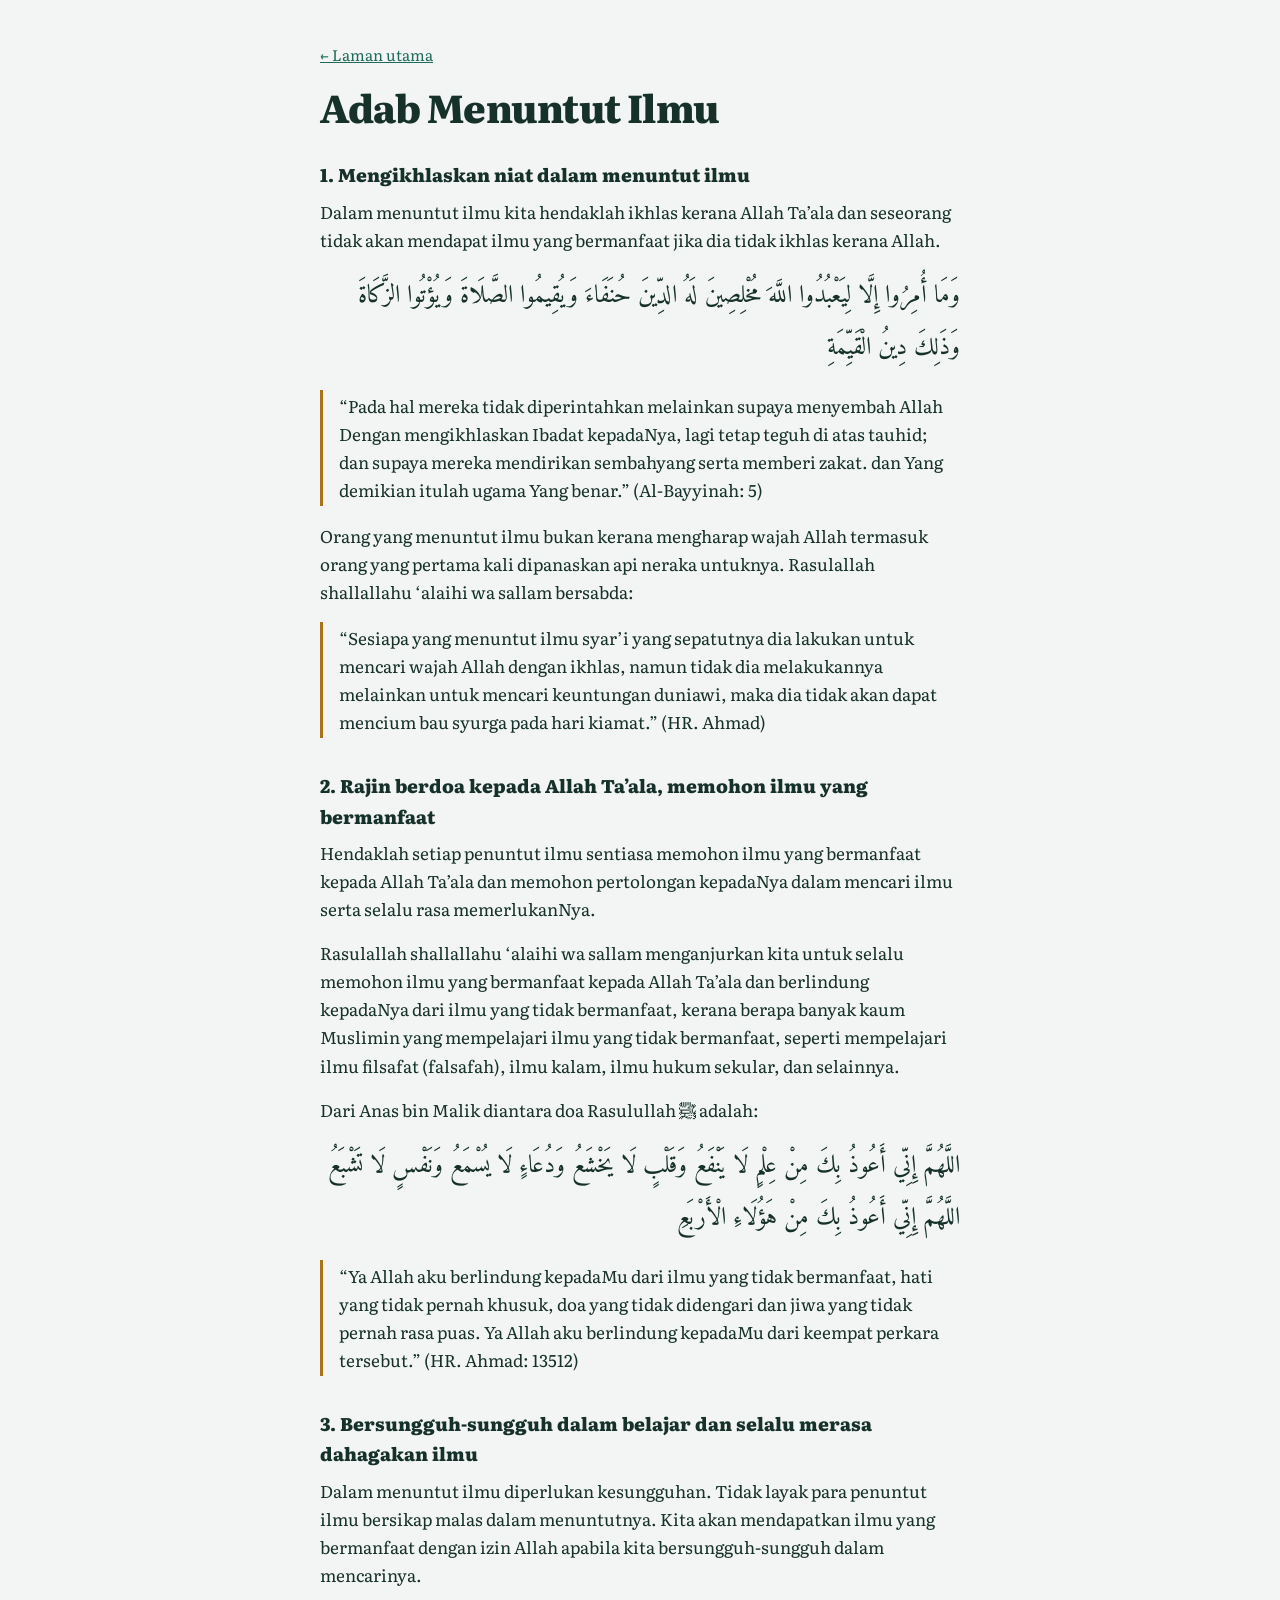
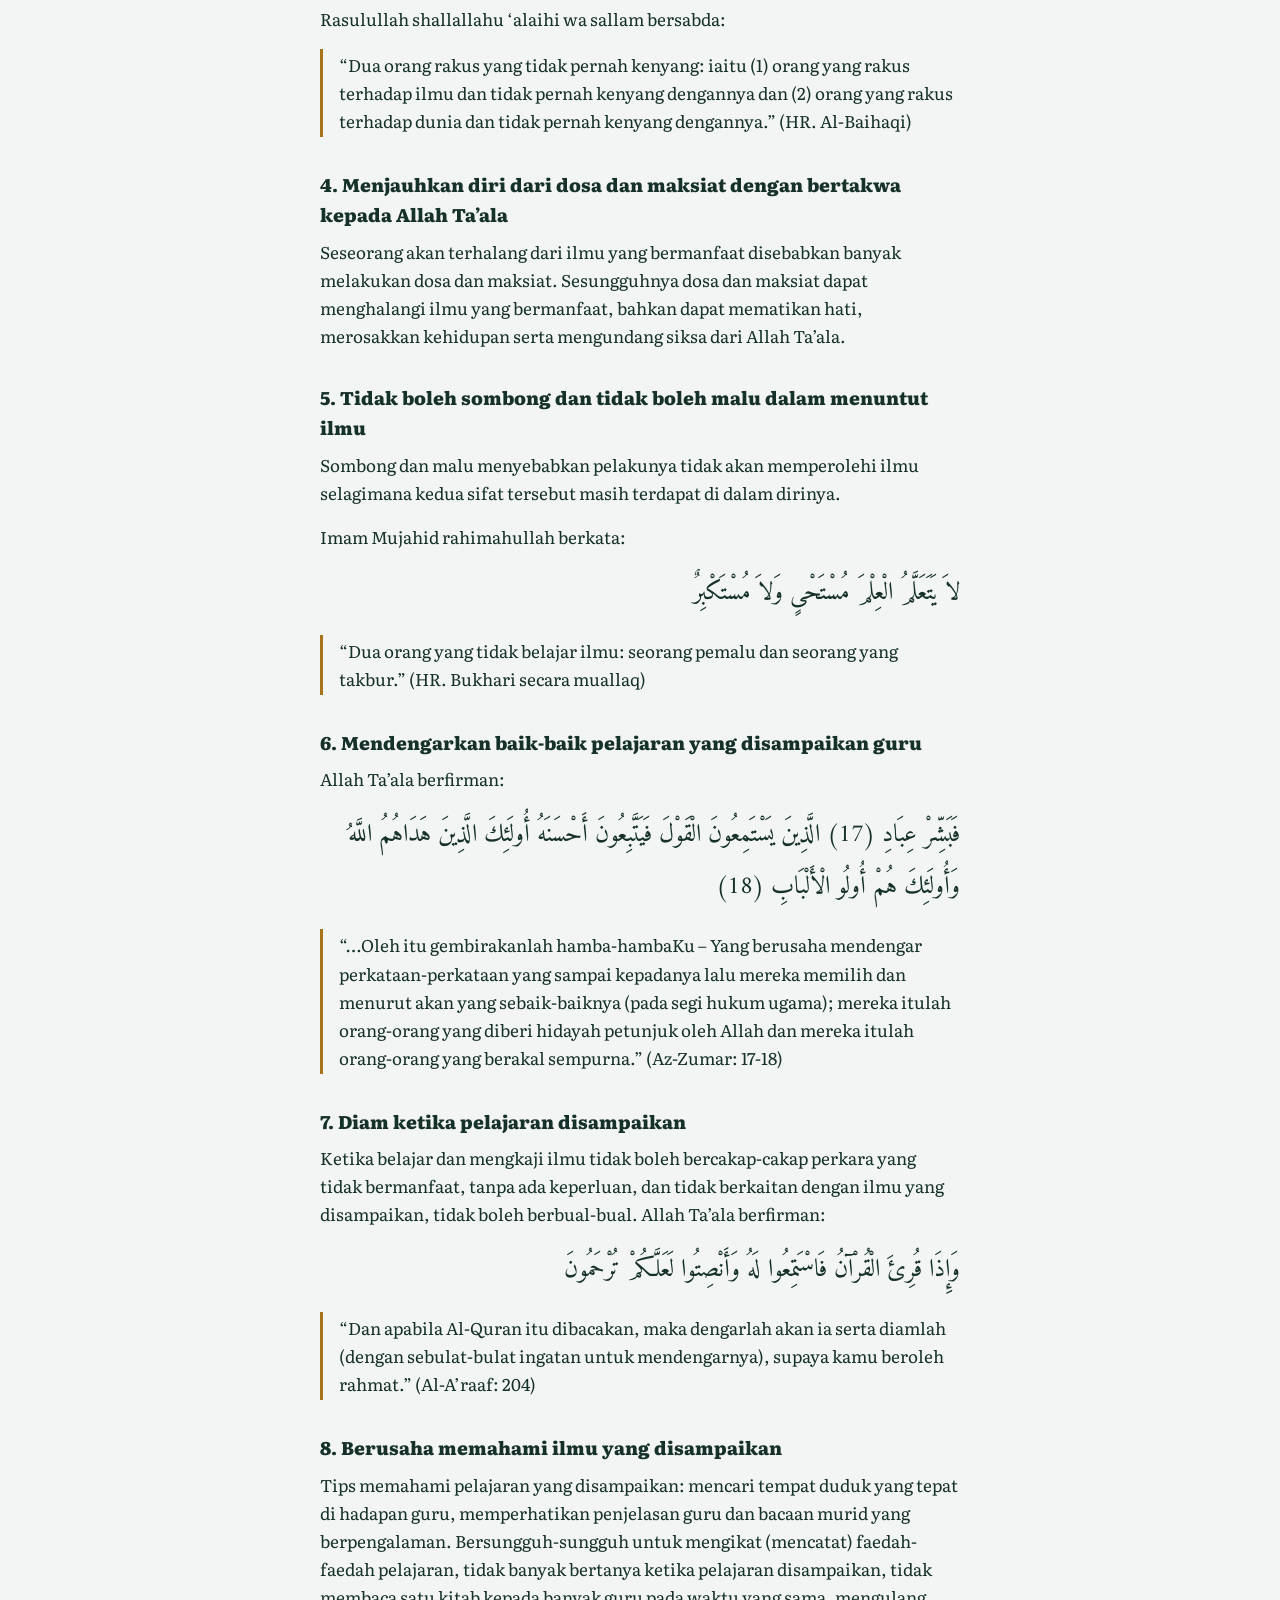
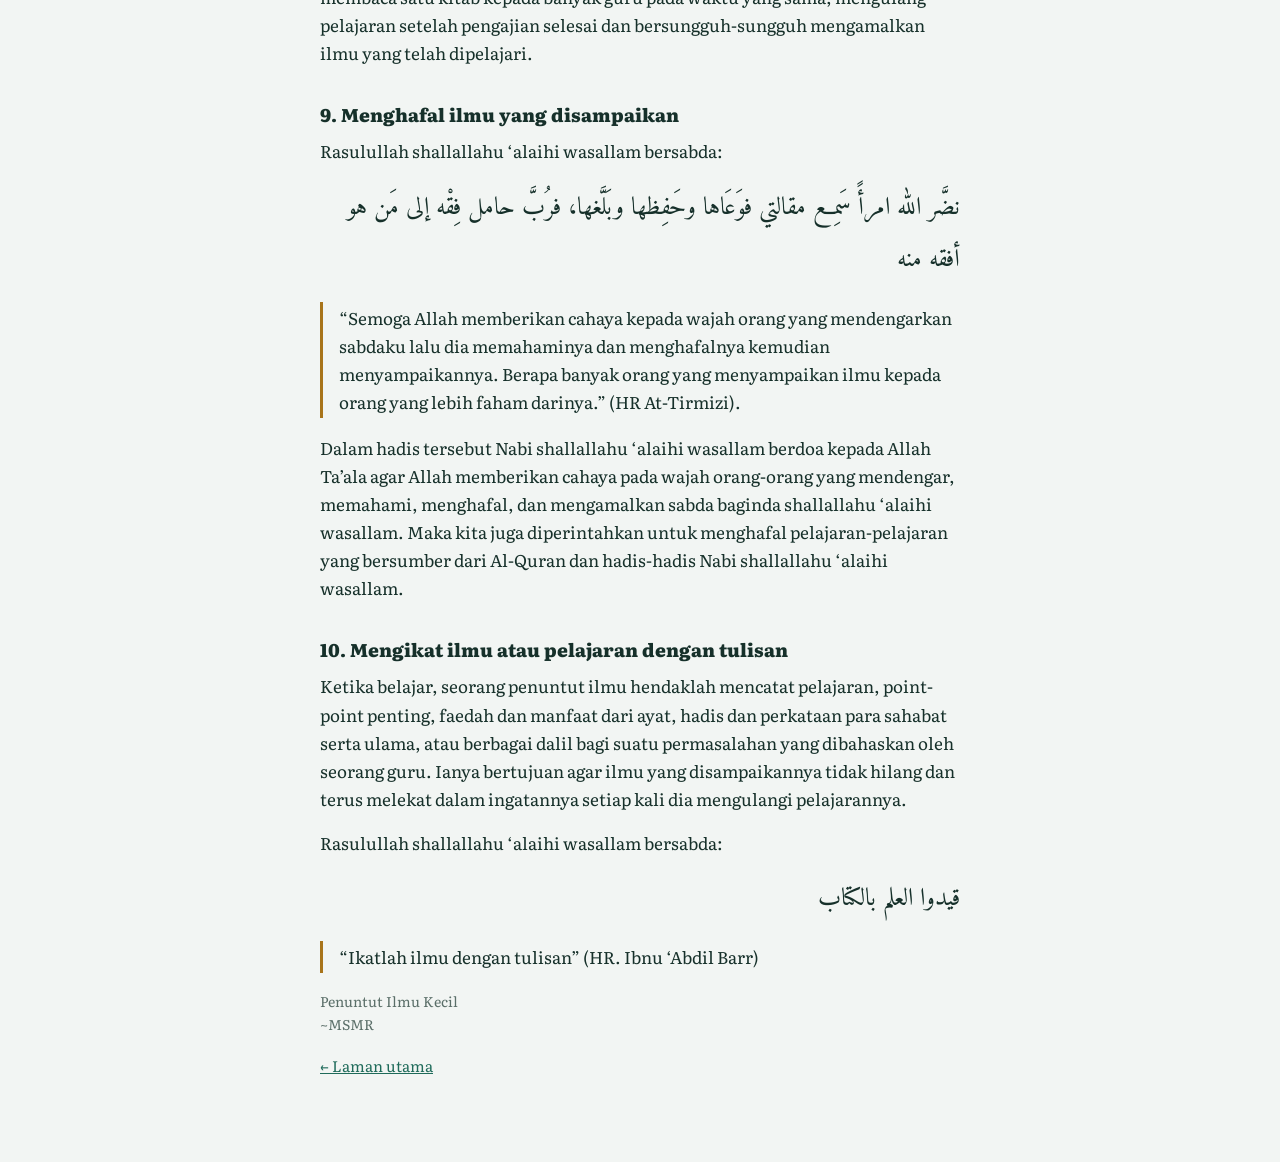
<file: adab.html>
<!DOCTYPE html>
<html lang="ms">
<head>
<meta charset="utf-8">
<meta name="viewport" content="width=device-width, initial-scale=1, viewport-fit=cover">
<title>Adab Menuntut Ilmu · Penuntut Ilmu Kecil</title><meta name="description" content="Sepuluh adab asas bagi penuntut ilmu, lengkap dengan dalil daripada Al-Quran dan hadis."><meta property="og:title" content="Adab Menuntut Ilmu"><meta property="og:description" content="Sepuluh adab asas bagi penuntut ilmu, lengkap dengan dalil daripada Al-Quran dan hadis."><meta property="og:image" content="https://safwanrusydi.github.io/penilmu/logo.png"><meta name="twitter:card" content="summary">
<link rel="manifest" href="manifest.webmanifest">
<meta name="theme-color" content="#1F6B5A">
<link rel="icon" href="icon-192.png">
<link rel="apple-touch-icon" href="icon-192.png">
<meta name="mobile-web-app-capable" content="yes">
<meta name="apple-mobile-web-app-capable" content="yes">
<meta name="apple-mobile-web-app-title" content="Ilmu Kecil">
<link rel="preconnect" href="https://fonts.googleapis.com">
<link href="https://fonts.googleapis.com/css2?family=Literata:opsz,wght@7..72,400;7..72,600;7..72,800&family=Amiri:wght@400;700&display=swap" rel="stylesheet">
<link rel="stylesheet" href="style.css">
</head>
<body>
<main class="wrap">
  <a class="back" href="index.html">&larr; Laman utama</a>
  <article class="art">
    <h1>Adab Menuntut Ilmu</h1>
<h2>1. Mengikhlaskan niat dalam menuntut ilmu</h2>
<p>Dalam menuntut ilmu kita hendaklah ikhlas kerana Allah Ta’ala dan seseorang tidak akan mendapat ilmu yang bermanfaat jika dia tidak ikhlas kerana Allah.</p>
<p class="ar" lang="ar" dir="rtl">وَمَا أُمِرُوا إِلَّا لِيَعْبُدُوا اللَّهَ مُخْلِصِينَ لَهُ الدِّينَ حُنَفَاءَ وَيُقِيمُوا الصَّلَاةَ وَيُؤْتُوا الزَّكَاةَ وَذَلِكَ دِينُ الْقَيِّمَةِ</p>
<blockquote>“Pada hal mereka tidak diperintahkan melainkan supaya menyembah Allah Dengan mengikhlaskan Ibadat kepadaNya, lagi tetap teguh di atas tauhid; dan supaya mereka mendirikan sembahyang serta memberi zakat. dan Yang demikian itulah ugama Yang benar.” (Al-Bayyinah: 5)</blockquote>
<p>Orang yang menuntut ilmu bukan kerana mengharap wajah Allah termasuk orang yang pertama kali dipanaskan api neraka untuknya. Rasulallah shallallahu ‘alaihi wa sallam bersabda:</p>
<blockquote>“Sesiapa yang menuntut ilmu syar’i yang sepatutnya dia lakukan untuk mencari wajah Allah dengan ikhlas, namun tidak dia melakukannya melainkan untuk mencari keuntungan duniawi, maka dia tidak akan dapat mencium bau syurga pada hari kiamat.” (HR. Ahmad)</blockquote>
<h2>2. Rajin berdoa kepada Allah Ta’ala, memohon ilmu yang bermanfaat</h2>
<p>Hendaklah setiap penuntut ilmu sentiasa memohon ilmu yang bermanfaat kepada Allah Ta’ala dan memohon pertolongan kepadaNya dalam mencari ilmu serta selalu rasa memerlukanNya.</p>
<p>Rasulallah shallallahu ‘alaihi wa sallam menganjurkan kita untuk selalu memohon ilmu yang bermanfaat kepada Allah Ta’ala dan berlindung kepadaNya dari ilmu yang tidak bermanfaat, kerana berapa banyak kaum Muslimin yang mempelajari ilmu yang tidak bermanfaat, seperti mempelajari ilmu filsafat (falsafah), ilmu kalam, ilmu hukum sekular, dan selainnya.</p>
<p>Dari Anas bin Malik diantara doa Rasulullah ﷺ adalah:</p>
<p class="ar" lang="ar" dir="rtl">اللَّهُمَّ إِنِّي أَعُوذُ بِكَ مِنْ عِلْمٍ لَا يَنْفَعُ وَقَلْبٍ لَا يَخْشَعُ وَدُعَاءٍ لَا يُسْمَعُ وَنَفْسٍ لَا تَشْبَعُ اللَّهُمَّ إِنِّي أَعُوذُ بِكَ مِنْ هَؤُلَاءِ الْأَرْبَعِ</p>
<blockquote>“Ya Allah aku berlindung kepadaMu dari ilmu yang tidak bermanfaat, hati yang tidak pernah khusuk, doa yang tidak didengari dan jiwa yang tidak pernah rasa puas. Ya Allah aku berlindung kepadaMu dari keempat perkara tersebut.” (HR. Ahmad: 13512)</blockquote>
<h2>3. Bersungguh-sungguh dalam belajar dan selalu merasa dahagakan ilmu</h2>
<p>Dalam menuntut ilmu diperlukan kesungguhan. Tidak layak para penuntut ilmu bersikap malas dalam menuntutnya. Kita akan mendapatkan ilmu yang bermanfaat dengan izin Allah apabila kita bersungguh-sungguh dalam mencarinya.</p>
<p>Rasulullah shallallahu ‘alaihi wa sallam bersabda:</p>
<blockquote>“Dua orang rakus yang tidak pernah kenyang: iaitu (1) orang yang rakus terhadap ilmu dan tidak pernah kenyang dengannya dan (2) orang yang rakus terhadap dunia dan tidak pernah kenyang dengannya.” (HR. Al-Baihaqi)</blockquote>
<h2>4. Menjauhkan diri dari dosa dan maksiat dengan bertakwa kepada Allah Ta’ala</h2>
<p>Seseorang akan terhalang dari ilmu yang bermanfaat disebabkan banyak melakukan dosa dan maksiat. Sesungguhnya dosa dan maksiat dapat menghalangi ilmu yang bermanfaat, bahkan dapat mematikan hati, merosakkan kehidupan serta mengundang siksa dari Allah Ta’ala.</p>
<h2>5. Tidak boleh sombong dan tidak boleh malu dalam menuntut ilmu</h2>
<p>Sombong dan malu menyebabkan pelakunya tidak akan memperolehi ilmu selagimana kedua sifat tersebut masih terdapat di dalam dirinya.</p>
<p>Imam Mujahid rahimahullah berkata:</p>
<p class="ar" lang="ar" dir="rtl">لاَ يَتَعَلَّمُ الْعِلْمَ مُسْتَحْىٍ وَلاَ مُسْتَكْبِرٌ</p>
<blockquote>“Dua orang yang tidak belajar ilmu: seorang pemalu dan seorang yang takbur.” (HR. Bukhari secara muallaq)</blockquote>
<h2>6. Mendengarkan baik-baik pelajaran yang disampaikan guru</h2>
<p>Allah Ta’ala berfirman:</p>
<p class="ar" lang="ar" dir="rtl">فَبَشِّرْ عِبَادِ (17) الَّذِينَ يَسْتَمِعُونَ الْقَوْلَ فَيَتَّبِعُونَ أَحْسَنَهُ أُولَئِكَ الَّذِينَ هَدَاهُمُ اللَّهُ وَأُولَئِكَ هُمْ أُولُو الْأَلْبَابِ (18)</p>
<blockquote>“…Oleh itu gembirakanlah hamba-hambaKu – Yang berusaha mendengar perkataan-perkataan yang sampai kepadanya lalu mereka memilih dan menurut akan yang sebaik-baiknya (pada segi hukum ugama); mereka itulah orang-orang yang diberi hidayah petunjuk oleh Allah dan mereka itulah orang-orang yang berakal sempurna.” (Az-Zumar: 17-18)</blockquote>
<h2>7. Diam ketika pelajaran disampaikan</h2>
<p>Ketika belajar dan mengkaji ilmu tidak boleh bercakap-cakap perkara yang tidak bermanfaat, tanpa ada keperluan, dan tidak berkaitan dengan ilmu yang disampaikan, tidak boleh berbual-bual. Allah Ta’ala berfirman:</p>
<p class="ar" lang="ar" dir="rtl">وَإِذَا قُرِئَ الْقُرْآنُ فَاسْتَمِعُوا لَهُ وَأَنْصِتُوا لَعَلَّكُمْ تُرْحَمُونَ</p>
<blockquote>“Dan apabila Al-Quran itu dibacakan, maka dengarlah akan ia serta diamlah (dengan sebulat-bulat ingatan untuk mendengarnya), supaya kamu beroleh rahmat.” (Al-A’raaf: 204)</blockquote>
<h2>8. Berusaha memahami ilmu yang disampaikan</h2>
<p>Tips memahami pelajaran yang disampaikan: mencari tempat duduk yang tepat di hadapan guru, memperhatikan penjelasan guru dan bacaan murid yang berpengalaman. Bersungguh-sungguh untuk mengikat (mencatat) faedah-faedah pelajaran, tidak banyak bertanya ketika pelajaran disampaikan, tidak membaca satu kitab kepada banyak guru pada waktu yang sama, mengulang pelajaran setelah pengajian selesai dan bersungguh-sungguh mengamalkan ilmu yang telah dipelajari.</p>
<h2>9. Menghafal ilmu yang disampaikan</h2>
<p>Rasulullah shallallahu ‘alaihi wasallam bersabda:</p>
<p class="ar" lang="ar" dir="rtl">نضَّر الله امرأً سَمِع مقالتي فوَعَاها وحَفِظها وبَلَّغها، فرُبَّ حامل فِقْه إلى مَن هو أفقه منه</p>
<blockquote>“Semoga Allah memberikan cahaya kepada wajah orang yang mendengarkan sabdaku lalu dia memahaminya dan menghafalnya kemudian menyampaikannya. Berapa banyak orang yang menyampaikan ilmu kepada orang yang lebih faham darinya.” (HR At-Tirmizi).</blockquote>
<p>Dalam hadis tersebut Nabi shallallahu ‘alaihi wasallam berdoa kepada Allah Ta’ala agar Allah memberikan cahaya pada wajah orang-orang yang mendengar, memahami, menghafal, dan mengamalkan sabda baginda shallallahu ‘alaihi wasallam. Maka kita juga diperintahkan untuk menghafal pelajaran-pelajaran yang bersumber dari Al-Quran dan hadis-hadis Nabi shallallahu ‘alaihi wasallam.</p>
<h2>10. Mengikat ilmu atau pelajaran dengan tulisan</h2>
<p>Ketika belajar, seorang penuntut ilmu hendaklah mencatat pelajaran, point-point penting, faedah dan manfaat dari ayat, hadis dan perkataan para sahabat serta ulama, atau berbagai dalil bagi suatu permasalahan yang dibahaskan oleh seorang guru. Ianya bertujuan agar ilmu yang disampaikannya tidak hilang dan terus melekat dalam ingatannya setiap kali dia mengulangi pelajarannya.</p>
<p>Rasulullah shallallahu ‘alaihi wasallam bersabda:</p>
<p class="ar" lang="ar" dir="rtl">قيدوا العلم بالكتاب</p>
<blockquote>“Ikatlah ilmu dengan tulisan” (HR. Ibnu ‘Abdil Barr)</blockquote>
<p class="note">Penuntut Ilmu Kecil<br>~MSMR</p>
  </article>
  <a class="back" href="index.html">&larr; Laman utama</a>
</main>
</body>
</html>
</file>
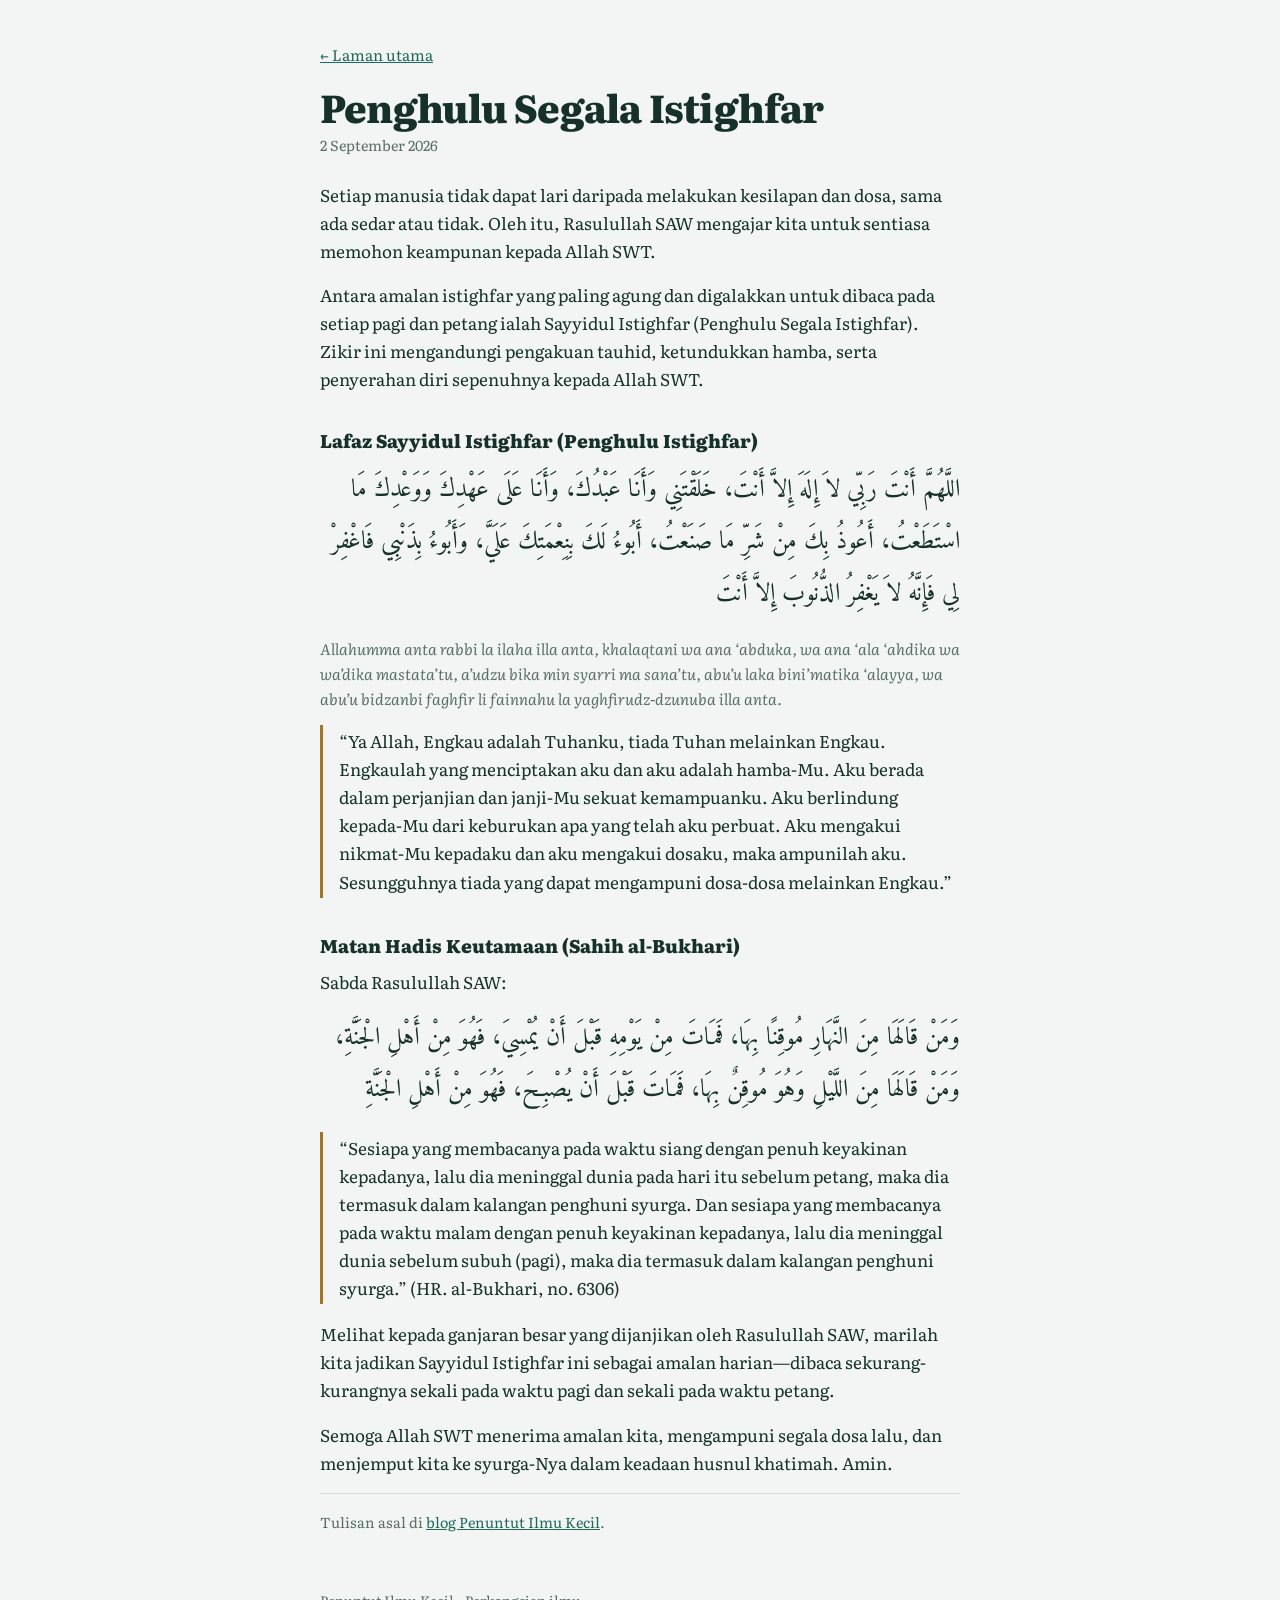
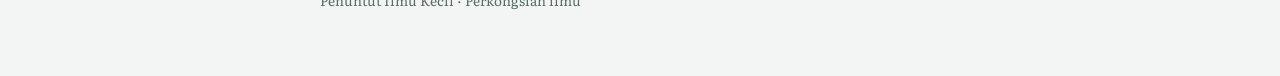
<file: artikel-sayyidul-istighfar.html>
<!DOCTYPE html>
<html lang="ms">
<head>
<meta charset="utf-8">
<meta name="viewport" content="width=device-width, initial-scale=1, viewport-fit=cover">
<title>Penghulu Segala Istighfar · Penuntut Ilmu Kecil</title>
<link rel="manifest" href="manifest.webmanifest">
<meta name="theme-color" content="#1F6B5A">
<link rel="icon" href="icon-192.png">
<link rel="apple-touch-icon" href="icon-192.png">
<meta name="mobile-web-app-capable" content="yes">
<meta name="apple-mobile-web-app-capable" content="yes">
<meta name="apple-mobile-web-app-title" content="Ilmu Kecil">
<link rel="preconnect" href="https://fonts.googleapis.com">
<link href="https://fonts.googleapis.com/css2?family=Literata:opsz,wght@7..72,400;7..72,600;7..72,800&family=Amiri:wght@400;700&display=swap" rel="stylesheet">
<link rel="stylesheet" href="style.css">
</head>
<body>
<main class="wrap">
  <a class="back" href="index.html">&larr; Laman utama</a>
  <article class="art">
    <h1>Penghulu Segala Istighfar</h1>
    <time datetime="2026-09-02">2 September 2026</time>
<p>Setiap manusia tidak dapat lari daripada melakukan kesilapan dan dosa, sama ada sedar atau tidak. Oleh itu, Rasulullah SAW mengajar kita untuk sentiasa memohon keampunan kepada Allah SWT.</p>
<p>Antara amalan istighfar yang paling agung dan digalakkan untuk dibaca pada setiap pagi dan petang ialah Sayyidul Istighfar (Penghulu Segala Istighfar). Zikir ini mengandungi pengakuan tauhid, ketundukkan hamba, serta penyerahan diri sepenuhnya kepada Allah SWT.</p>
<h2>Lafaz Sayyidul Istighfar (Penghulu Istighfar)</h2>
<p class="ar" lang="ar" dir="rtl">اللَّهُمَّ أَنْتَ رَبِّي لاَ إِلَهَ إِلاَّ أَنْتَ، خَلَقْتَنِي وَأَنَا عَبْدُكَ، وَأَنَا عَلَى عَهْدِكَ وَوَعْدِكَ مَا اسْتَطَعْتُ، أَعُوذُ بِكَ مِنْ شَرِّ مَا صَنَعْتُ، أَبُوءُ لَكَ بِنِعْمَتِكَ عَلَيَّ، وَأَبُوءُ بِذَنْبِي فَاغْفِرْ لِي فَإِنَّهُ لاَ يَغْفِرُ الذُّنُوبَ إِلاَّ أَنْتَ</p>
<p class="rom">Allahumma anta rabbi la ilaha illa anta, khalaqtani wa ana ‘abduka, wa ana ‘ala ‘ahdika wa wa’dika mastata’tu, a’udzu bika min syarri ma sana’tu, abu’u laka bini’matika ‘alayya, wa abu’u bidzanbi faghfir li fainnahu la yaghfirudz-dzunuba illa anta.</p>
<blockquote>“Ya Allah, Engkau adalah Tuhanku, tiada Tuhan melainkan Engkau. Engkaulah yang menciptakan aku dan aku adalah hamba-Mu. Aku berada dalam perjanjian dan janji-Mu sekuat kemampuanku. Aku berlindung kepada-Mu dari keburukan apa yang telah aku perbuat. Aku mengakui nikmat-Mu kepadaku dan aku mengakui dosaku, maka ampunilah aku. Sesungguhnya tiada yang dapat mengampuni dosa-dosa melainkan Engkau.”</blockquote>
<h2>Matan Hadis Keutamaan (Sahih al-Bukhari)</h2>
<p>Sabda Rasulullah SAW:</p>
<p class="ar" lang="ar" dir="rtl">وَمَنْ قَالَهَا مِنَ النَّهَارِ مُوقِنًا بِهَا، فَمَاتَ مِنْ يَوْمِهِ قَبْلَ أَنْ يُمْسِيَ، فَهُوَ مِنْ أَهْلِ الْجَنَّةِ، وَمَنْ قَالَهَا مِنَ اللَّيْلِ وَهُوَ مُوقِنٌ بِهَا، فَمَاتَ قَبْلَ أَنْ يُصْبِحَ، فَهُوَ مِنْ أَهْلِ الْجَنَّةِ</p>
<blockquote>“Sesiapa yang membacanya pada waktu siang dengan penuh keyakinan kepadanya, lalu dia meninggal dunia pada hari itu sebelum petang, maka dia termasuk dalam kalangan penghuni syurga. Dan sesiapa yang membacanya pada waktu malam dengan penuh keyakinan kepadanya, lalu dia meninggal dunia sebelum subuh (pagi), maka dia termasuk dalam kalangan penghuni syurga.” (HR. al-Bukhari, no. 6306)</blockquote>
<p>Melihat kepada ganjaran besar yang dijanjikan oleh Rasulullah SAW, marilah kita jadikan Sayyidul Istighfar ini sebagai amalan harian—dibaca sekurang-kurangnya sekali pada waktu pagi dan sekali pada waktu petang.</p>
<p>Semoga Allah SWT menerima amalan kita, mengampuni segala dosa lalu, dan menjemput kita ke syurga-Nya dalam keadaan husnul khatimah. Amin.</p>
    <p class="src">Tulisan asal di <a href="https://penilmukecil.wordpress.com/2026/09/02/penghulu-segala-istighfar/">blog Penuntut Ilmu Kecil</a>.</p>
  </article>
  <footer>Penuntut Ilmu Kecil &middot; Perkongsian ilmu</footer>
</main>
<script>if('serviceWorker' in navigator){addEventListener('load',()=>navigator.serviceWorker.register('sw.js').catch(()=>{}));}</script>
</body>
</html>
</file>
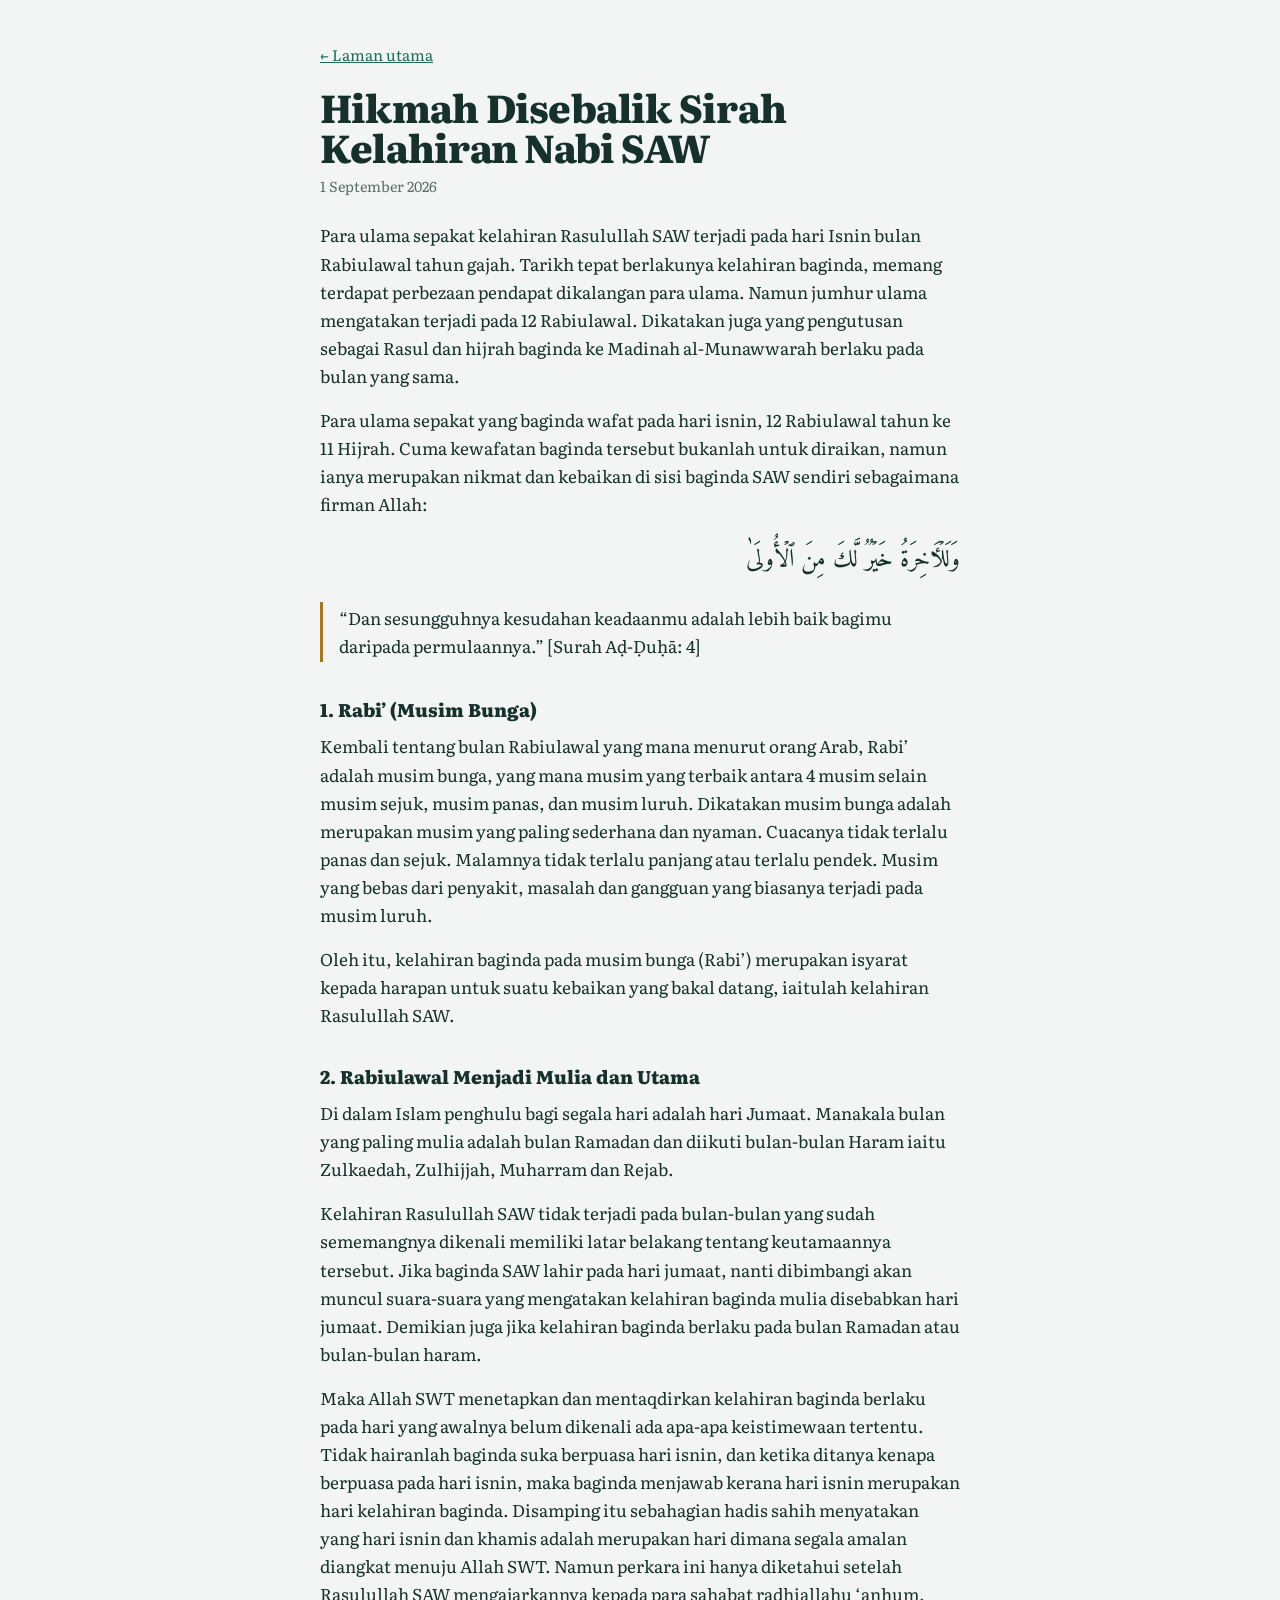
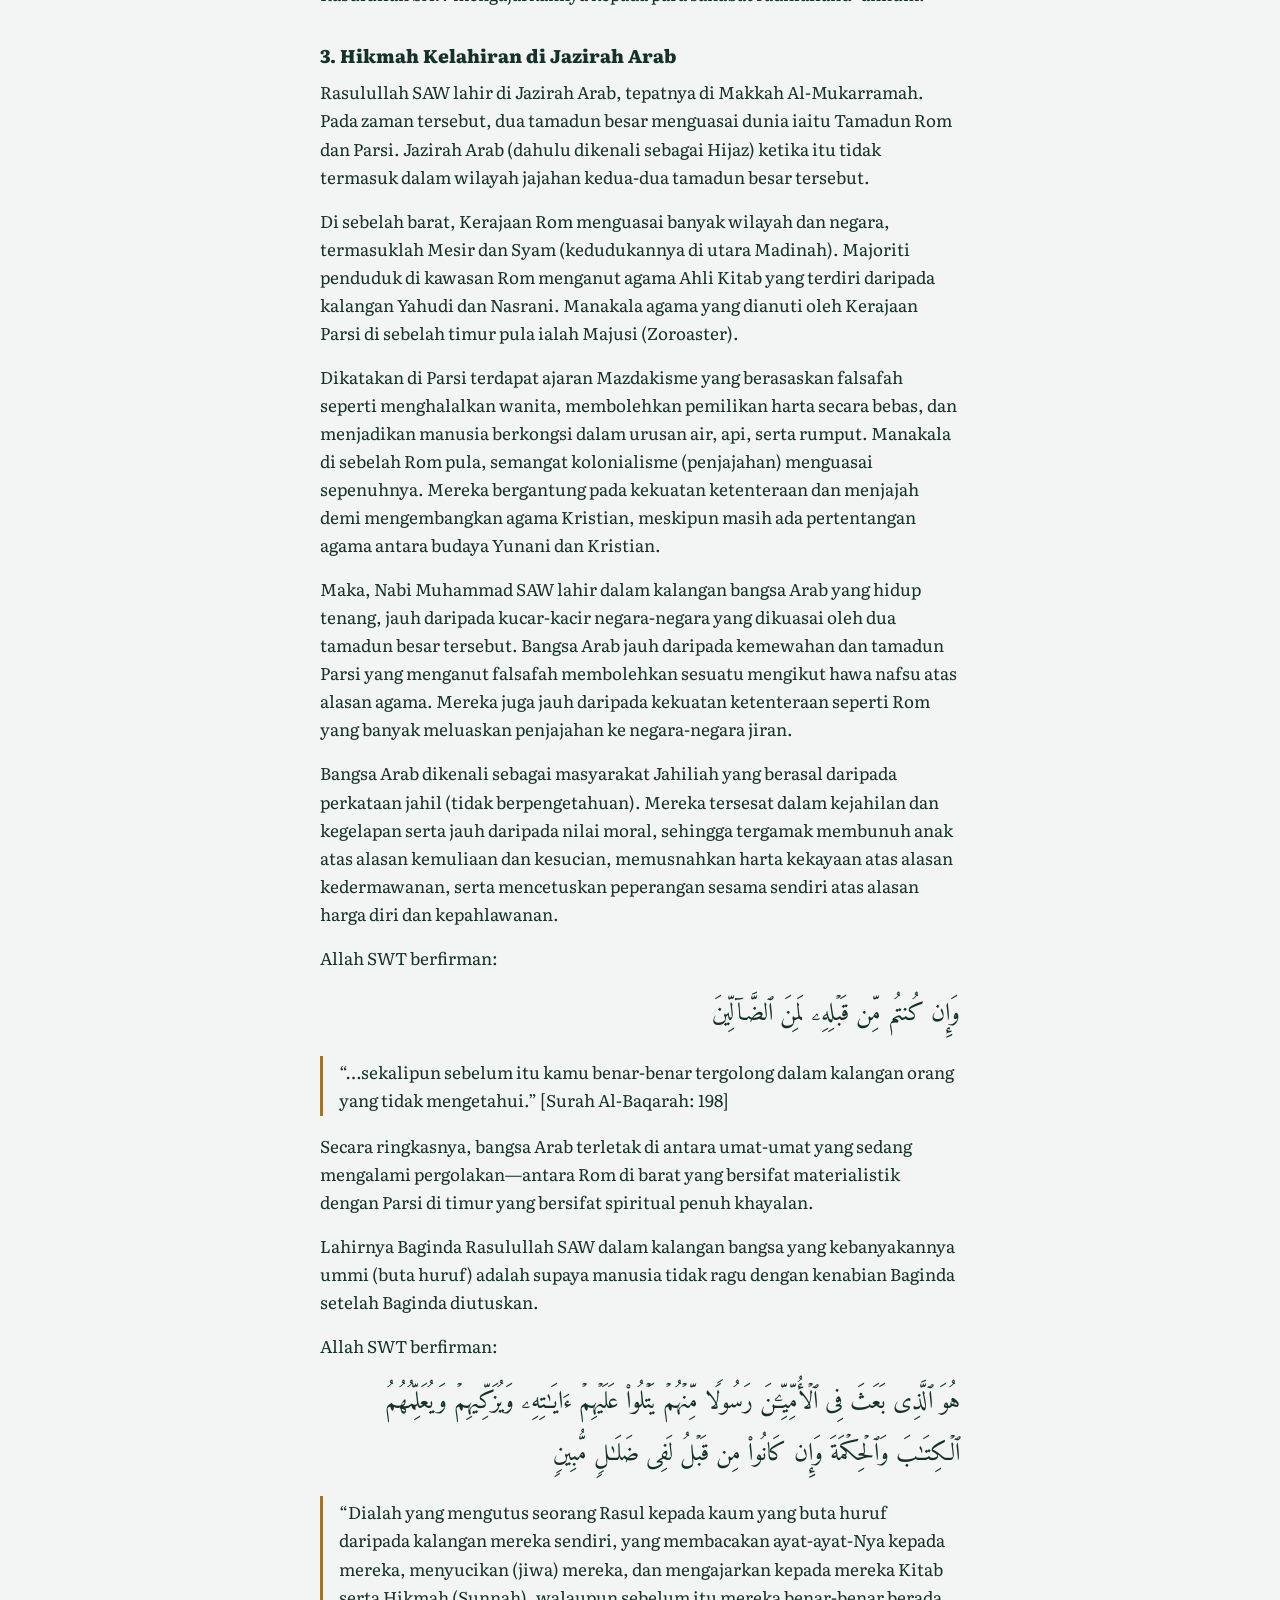
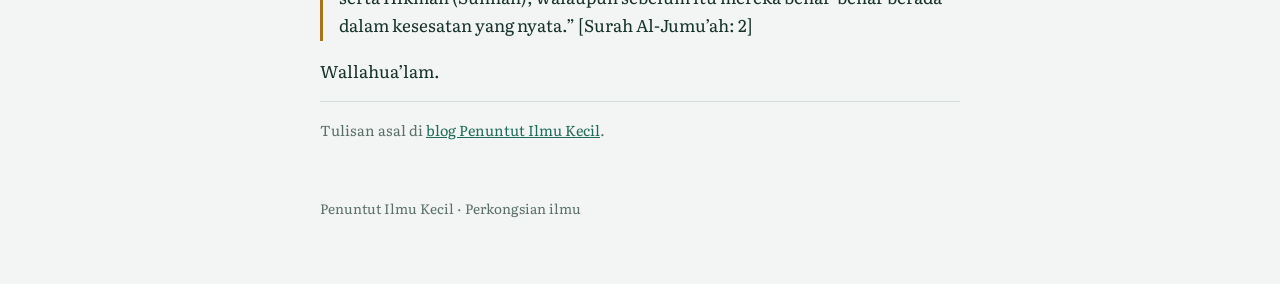
<file: artikel-sirah-kelahiran.html>
<!DOCTYPE html>
<html lang="ms">
<head>
<meta charset="utf-8">
<meta name="viewport" content="width=device-width, initial-scale=1, viewport-fit=cover">
<title>Hikmah Disebalik Sirah Kelahiran Nabi SAW · Penuntut Ilmu Kecil</title>
<link rel="manifest" href="manifest.webmanifest">
<meta name="theme-color" content="#1F6B5A">
<link rel="icon" href="icon-192.png">
<link rel="apple-touch-icon" href="icon-192.png">
<meta name="mobile-web-app-capable" content="yes">
<meta name="apple-mobile-web-app-capable" content="yes">
<meta name="apple-mobile-web-app-title" content="Ilmu Kecil">
<link rel="preconnect" href="https://fonts.googleapis.com">
<link href="https://fonts.googleapis.com/css2?family=Literata:opsz,wght@7..72,400;7..72,600;7..72,800&family=Amiri:wght@400;700&display=swap" rel="stylesheet">
<link rel="stylesheet" href="style.css">
</head>
<body>
<main class="wrap">
  <a class="back" href="index.html">&larr; Laman utama</a>
  <article class="art">
    <h1>Hikmah Disebalik Sirah Kelahiran Nabi SAW</h1>
    <time datetime="2026-09-01">1 September 2026</time>
<p>Para ulama sepakat kelahiran Rasulullah SAW terjadi pada hari Isnin bulan Rabiulawal tahun gajah. Tarikh tepat berlakunya kelahiran baginda, memang terdapat perbezaan pendapat dikalangan para ulama. Namun jumhur ulama mengatakan terjadi pada 12 Rabiulawal. Dikatakan juga yang pengutusan sebagai Rasul dan hijrah baginda ke Madinah al-Munawwarah berlaku pada bulan yang sama.</p>
<p>Para ulama sepakat yang baginda wafat pada hari isnin, 12 Rabiulawal tahun ke 11 Hijrah. Cuma kewafatan baginda tersebut bukanlah untuk diraikan, namun ianya merupakan nikmat dan kebaikan di sisi baginda SAW sendiri sebagaimana firman Allah:</p>
<p class="ar" lang="ar" dir="rtl">وَلَلۡـَٔاخِرَةُ خَیۡرࣱ لَّكَ مِنَ ٱلۡأُولَىٰ</p>
<blockquote>“Dan sesungguhnya kesudahan keadaanmu adalah lebih baik bagimu daripada permulaannya.” [Surah Aḍ-Ḍuḥā: 4]</blockquote>
<h2>1. Rabi’ (Musim Bunga)</h2>
<p>Kembali tentang bulan Rabiulawal yang mana menurut orang Arab, Rabi’ adalah musim bunga, yang mana musim yang terbaik antara 4 musim selain musim sejuk, musim panas, dan musim luruh. Dikatakan musim bunga adalah merupakan musim yang paling sederhana dan nyaman. Cuacanya tidak terlalu panas dan sejuk. Malamnya tidak terlalu panjang atau terlalu pendek. Musim yang bebas dari penyakit, masalah dan gangguan yang biasanya terjadi pada musim luruh.</p>
<p>Oleh itu, kelahiran baginda pada musim bunga (Rabi’) merupakan isyarat kepada harapan untuk suatu kebaikan yang bakal datang, iaitulah kelahiran Rasulullah SAW.</p>
<h2>2. Rabiulawal Menjadi Mulia dan Utama</h2>
<p>Di dalam Islam penghulu bagi segala hari adalah hari Jumaat. Manakala bulan yang paling mulia adalah bulan Ramadan dan diikuti bulan-bulan Haram iaitu Zulkaedah, Zulhijjah, Muharram dan Rejab.</p>
<p>Kelahiran Rasulullah SAW tidak terjadi pada bulan-bulan yang sudah sememangnya dikenali memiliki latar belakang tentang keutamaannya tersebut. Jika baginda SAW lahir pada hari jumaat, nanti dibimbangi akan muncul suara-suara yang mengatakan kelahiran baginda mulia disebabkan hari jumaat. Demikian juga jika kelahiran baginda berlaku pada bulan Ramadan atau bulan-bulan haram.</p>
<p>Maka Allah SWT menetapkan dan mentaqdirkan kelahiran baginda berlaku pada hari yang awalnya belum dikenali ada apa-apa keistimewaan tertentu. Tidak hairanlah baginda suka berpuasa hari isnin, dan ketika ditanya kenapa berpuasa pada hari isnin, maka baginda menjawab kerana hari isnin merupakan hari kelahiran baginda. Disamping itu sebahagian hadis sahih menyatakan yang hari isnin dan khamis adalah merupakan hari dimana segala amalan diangkat menuju Allah SWT. Namun perkara ini hanya diketahui setelah Rasulullah SAW mengajarkannya kepada para sahabat radhiallahu ‘anhum.</p>
<h2>3. Hikmah Kelahiran di Jazirah Arab</h2>
<p>Rasulullah SAW lahir di Jazirah Arab, tepatnya di Makkah Al-Mukarramah. Pada zaman tersebut, dua tamadun besar menguasai dunia iaitu Tamadun Rom dan Parsi. Jazirah Arab (dahulu dikenali sebagai Hijaz) ketika itu tidak termasuk dalam wilayah jajahan kedua-dua tamadun besar tersebut.</p>
<p>Di sebelah barat, Kerajaan Rom menguasai banyak wilayah dan negara, termasuklah Mesir dan Syam (kedudukannya di utara Madinah). Majoriti penduduk di kawasan Rom menganut agama Ahli Kitab yang terdiri daripada kalangan Yahudi dan Nasrani. Manakala agama yang dianuti oleh Kerajaan Parsi di sebelah timur pula ialah Majusi (Zoroaster).</p>
<p>Dikatakan di Parsi terdapat ajaran Mazdakisme yang berasaskan falsafah seperti menghalalkan wanita, membolehkan pemilikan harta secara bebas, dan menjadikan manusia berkongsi dalam urusan air, api, serta rumput. Manakala di sebelah Rom pula, semangat kolonialisme (penjajahan) menguasai sepenuhnya. Mereka bergantung pada kekuatan ketenteraan dan menjajah demi mengembangkan agama Kristian, meskipun masih ada pertentangan agama antara budaya Yunani dan Kristian.</p>
<p>Maka, Nabi Muhammad SAW lahir dalam kalangan bangsa Arab yang hidup tenang, jauh daripada kucar-kacir negara-negara yang dikuasai oleh dua tamadun besar tersebut. Bangsa Arab jauh daripada kemewahan dan tamadun Parsi yang menganut falsafah membolehkan sesuatu mengikut hawa nafsu atas alasan agama. Mereka juga jauh daripada kekuatan ketenteraan seperti Rom yang banyak meluaskan penjajahan ke negara-negara jiran.</p>
<p>Bangsa Arab dikenali sebagai masyarakat Jahiliah yang berasal daripada perkataan jahil (tidak berpengetahuan). Mereka tersesat dalam kejahilan dan kegelapan serta jauh daripada nilai moral, sehingga tergamak membunuh anak atas alasan kemuliaan dan kesucian, memusnahkan harta kekayaan atas alasan kedermawanan, serta mencetuskan peperangan sesama sendiri atas alasan harga diri dan kepahlawanan.</p>
<p>Allah SWT berfirman:</p>
<p class="ar" lang="ar" dir="rtl">وَإِن كُنتُم مِّن قَبۡلِهِۦ لَمِنَ ٱلضَّاۤلِّینَ</p>
<blockquote>“…sekalipun sebelum itu kamu benar-benar tergolong dalam kalangan orang yang tidak mengetahui.” [Surah Al-Baqarah: 198]</blockquote>
<p>Secara ringkasnya, bangsa Arab terletak di antara umat-umat yang sedang mengalami pergolakan—antara Rom di barat yang bersifat materialistik dengan Parsi di timur yang bersifat spiritual penuh khayalan.</p>
<p>Lahirnya Baginda Rasulullah SAW dalam kalangan bangsa yang kebanyakannya ummi (buta huruf) adalah supaya manusia tidak ragu dengan kenabian Baginda setelah Baginda diutuskan.</p>
<p>Allah SWT berfirman:</p>
<p class="ar" lang="ar" dir="rtl">هُوَ ٱلَّذِی بَعَثَ فِی ٱلۡأُمِّیِّـۧنَ رَسُولࣰا مِّنۡهُمۡ یَتۡلُوا۟ عَلَیۡهِمۡ ءَایَـٰتِهِۦ وَیُزَكِّیهِمۡ وَیُعَلِّمُهُمُ ٱلۡكِتَـٰبَ وَٱلۡحِكۡمَةَ وَإِن كَانُوا۟ مِن قَبۡلُ لَفِی ضَلَـٰلࣲ مُّبِینࣲ</p>
<blockquote>“Dialah yang mengutus seorang Rasul kepada kaum yang buta huruf daripada kalangan mereka sendiri, yang membacakan ayat-ayat-Nya kepada mereka, menyucikan (jiwa) mereka, dan mengajarkan kepada mereka Kitab serta Hikmah (Sunnah), walaupun sebelum itu mereka benar-benar berada dalam kesesatan yang nyata.” [Surah Al-Jumu’ah: 2]</blockquote>
<p>Wallahua’lam.</p>
    <p class="src">Tulisan asal di <a href="https://penilmukecil.wordpress.com/2026/09/01/hikmah-disebalik-sirah-kelahiran-nabi-saw/">blog Penuntut Ilmu Kecil</a>.</p>
  </article>
  <footer>Penuntut Ilmu Kecil &middot; Perkongsian ilmu</footer>
</main>
<script>if('serviceWorker' in navigator){addEventListener('load',()=>navigator.serviceWorker.register('sw.js').catch(()=>{}));}</script>
</body>
</html>
</file>
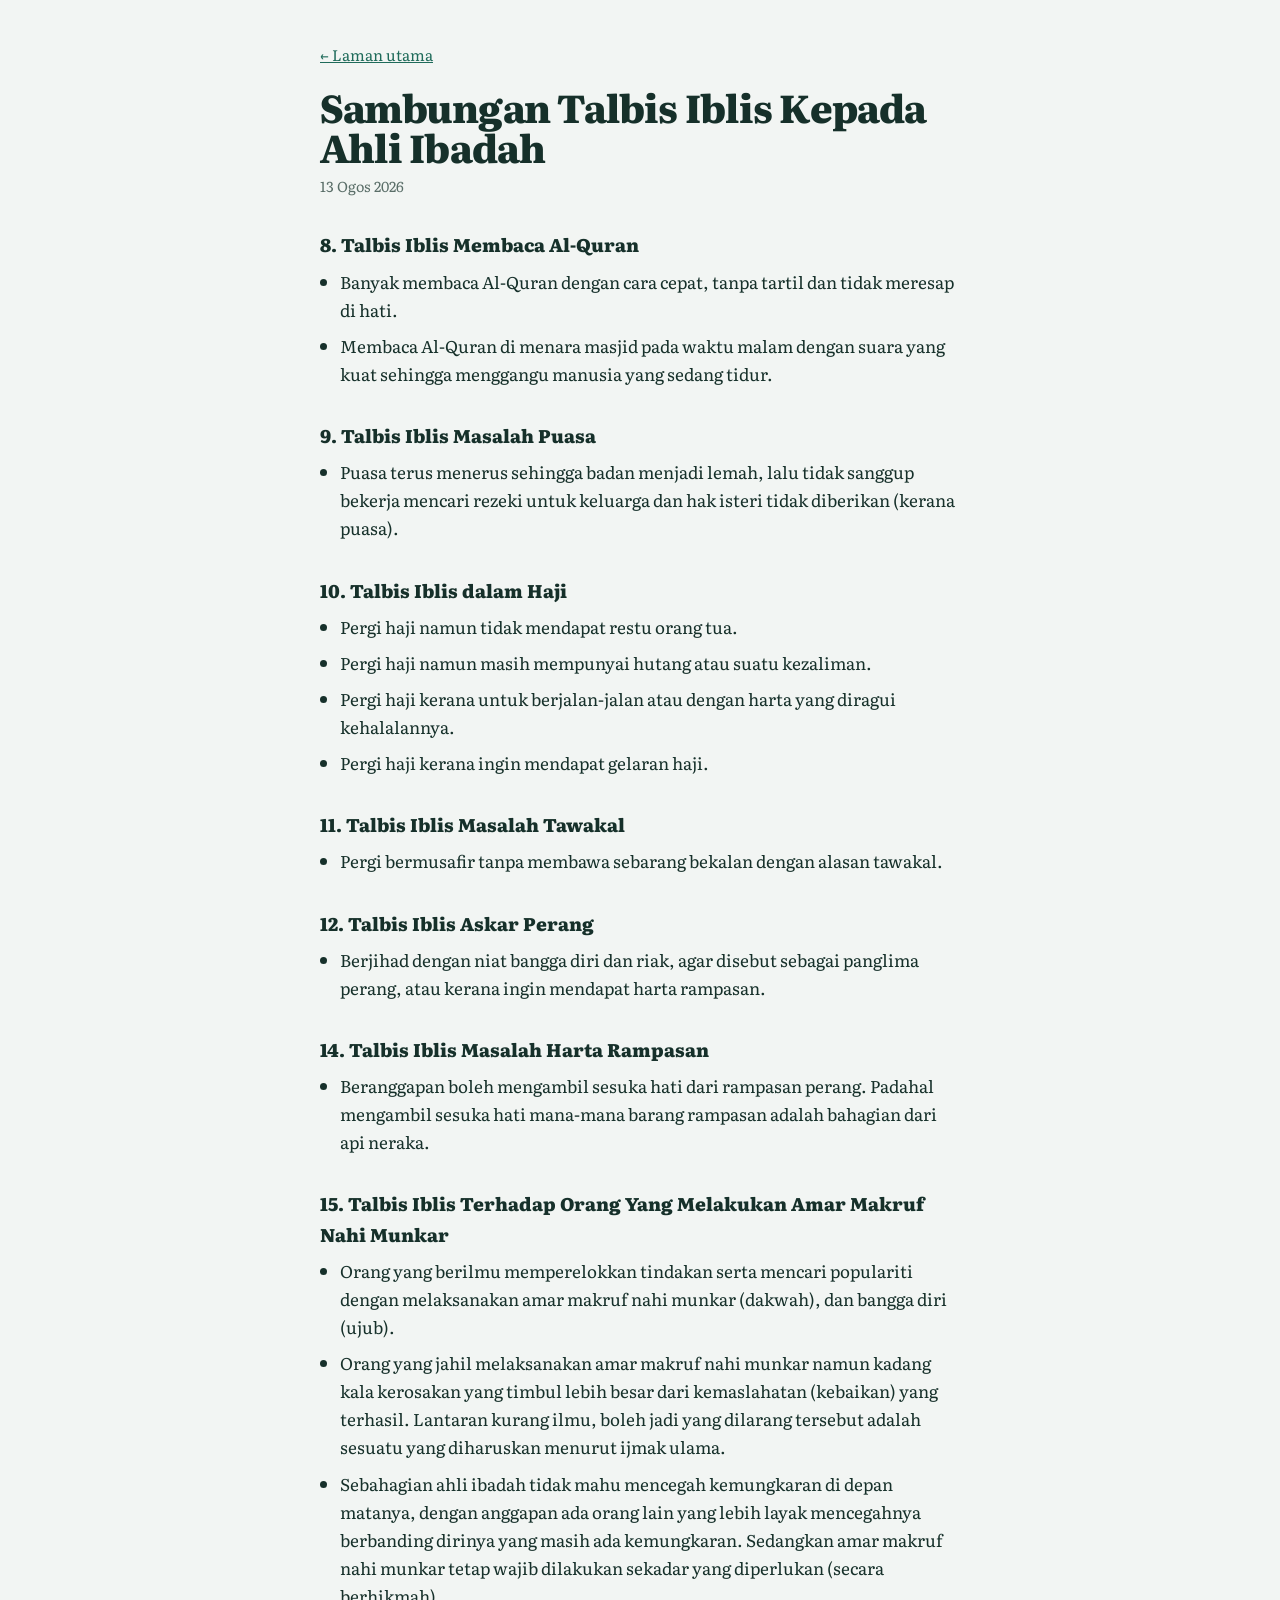
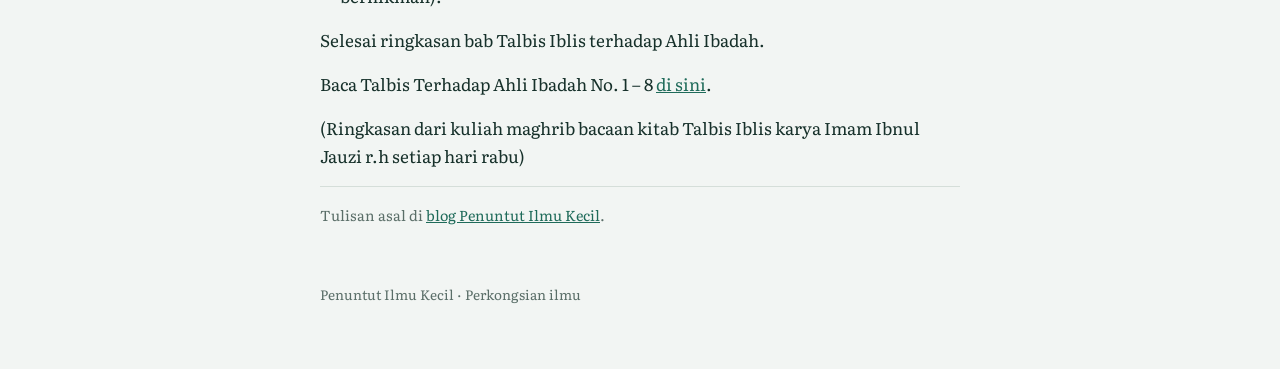
<file: artikel-talbis-iblis.html>
<!DOCTYPE html>
<html lang="ms">
<head>
<meta charset="utf-8">
<meta name="viewport" content="width=device-width, initial-scale=1, viewport-fit=cover">
<title>Sambungan Talbis Iblis Kepada Ahli Ibadah · Penuntut Ilmu Kecil</title>
<link rel="manifest" href="manifest.webmanifest">
<meta name="theme-color" content="#1F6B5A">
<link rel="icon" href="icon-192.png">
<link rel="apple-touch-icon" href="icon-192.png">
<meta name="mobile-web-app-capable" content="yes">
<meta name="apple-mobile-web-app-capable" content="yes">
<meta name="apple-mobile-web-app-title" content="Ilmu Kecil">
<link rel="preconnect" href="https://fonts.googleapis.com">
<link href="https://fonts.googleapis.com/css2?family=Literata:opsz,wght@7..72,400;7..72,600;7..72,800&family=Amiri:wght@400;700&display=swap" rel="stylesheet">
<link rel="stylesheet" href="style.css">
</head>
<body>
<main class="wrap">
  <a class="back" href="index.html">&larr; Laman utama</a>
  <article class="art">
    <h1>Sambungan Talbis Iblis Kepada Ahli Ibadah</h1>
    <time datetime="2026-08-13">13 Ogos 2026</time>
<h2>8. Talbis Iblis Membaca Al-Quran</h2>
<ul>
<li>Banyak membaca Al-Quran dengan cara cepat, tanpa tartil dan tidak meresap di hati.</li>
<li>Membaca Al-Quran di menara masjid pada waktu malam dengan suara yang kuat sehingga menggangu manusia yang sedang tidur.</li>
</ul>
<h2>9. Talbis Iblis Masalah Puasa</h2>
<ul>
<li>Puasa terus menerus sehingga badan menjadi lemah, lalu tidak sanggup bekerja mencari rezeki untuk keluarga dan hak isteri tidak diberikan (kerana puasa).</li>
</ul>
<h2>10. Talbis Iblis dalam Haji</h2>
<ul>
<li>Pergi haji namun tidak mendapat restu orang tua.</li>
<li>Pergi haji namun masih mempunyai hutang atau suatu kezaliman.</li>
<li>Pergi haji kerana untuk berjalan-jalan atau dengan harta yang diragui kehalalannya.</li>
<li>Pergi haji kerana ingin mendapat gelaran haji.</li>
</ul>
<h2>11. Talbis Iblis Masalah Tawakal</h2>
<ul>
<li>Pergi bermusafir tanpa membawa sebarang bekalan dengan alasan tawakal.</li>
</ul>
<h2>12. Talbis Iblis Askar Perang</h2>
<ul>
<li>Berjihad dengan niat bangga diri dan riak, agar disebut sebagai panglima perang, atau kerana ingin mendapat harta rampasan.</li>
</ul>
<h2>14. Talbis Iblis Masalah Harta Rampasan</h2>
<ul>
<li>Beranggapan boleh mengambil sesuka hati dari rampasan perang. Padahal mengambil sesuka hati mana-mana barang rampasan adalah bahagian dari api neraka.</li>
</ul>
<h2>15. Talbis Iblis Terhadap Orang Yang Melakukan Amar Makruf Nahi Munkar</h2>
<ul>
<li>Orang yang berilmu memperelokkan tindakan serta mencari populariti dengan melaksanakan amar makruf nahi munkar (dakwah), dan bangga diri (ujub).</li>
<li>Orang yang jahil melaksanakan amar makruf nahi munkar namun kadang kala kerosakan yang timbul lebih besar dari kemaslahatan (kebaikan) yang terhasil. Lantaran kurang ilmu, boleh jadi yang dilarang tersebut adalah sesuatu yang diharuskan menurut ijmak ulama.</li>
<li>Sebahagian ahli ibadah tidak mahu mencegah kemungkaran di depan matanya, dengan anggapan ada orang lain yang lebih layak mencegahnya berbanding dirinya yang masih ada kemungkaran. Sedangkan amar makruf nahi munkar tetap wajib dilakukan sekadar yang diperlukan (secara berhikmah).</li>
</ul>
<p>Selesai ringkasan bab Talbis Iblis terhadap Ahli Ibadah.</p>
<p>Baca Talbis Terhadap Ahli Ibadah No. 1 – 8 <a href="https://penilmukecil.wordpress.com/2026/07/22/ringkasan-talbis-iblis-terhadap-ahli-ibadah/">di sini</a>.</p>
<p>(Ringkasan dari kuliah maghrib bacaan kitab Talbis Iblis karya Imam Ibnul Jauzi r.h setiap hari rabu)</p>
    <p class="src">Tulisan asal di <a href="https://penilmukecil.wordpress.com/2026/08/13/sambungan-talbis-iblis-kepada-ahli-ibadah/">blog Penuntut Ilmu Kecil</a>.</p>
  </article>
  <footer>Penuntut Ilmu Kecil &middot; Perkongsian ilmu</footer>
</main>
<script>if('serviceWorker' in navigator){addEventListener('load',()=>navigator.serviceWorker.register('sw.js').catch(()=>{}));}</script>
</body>
</html>
</file>
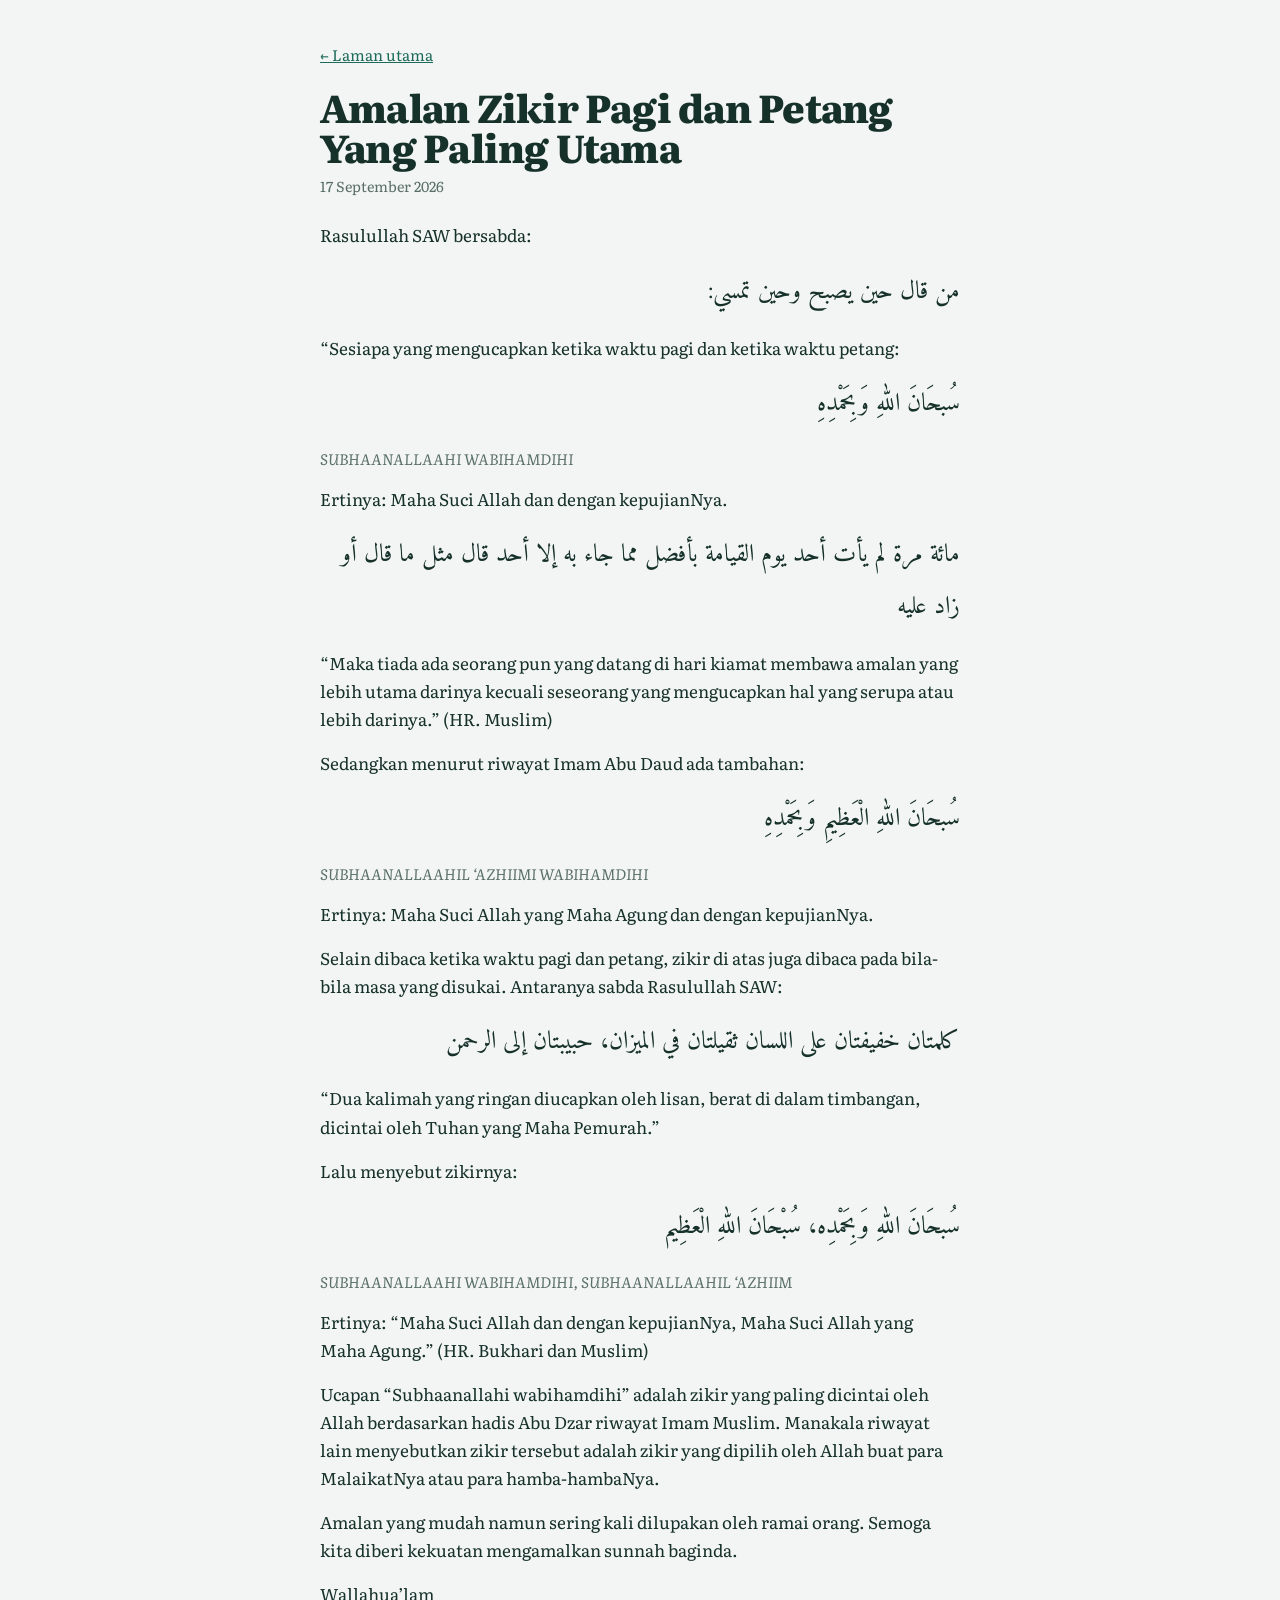
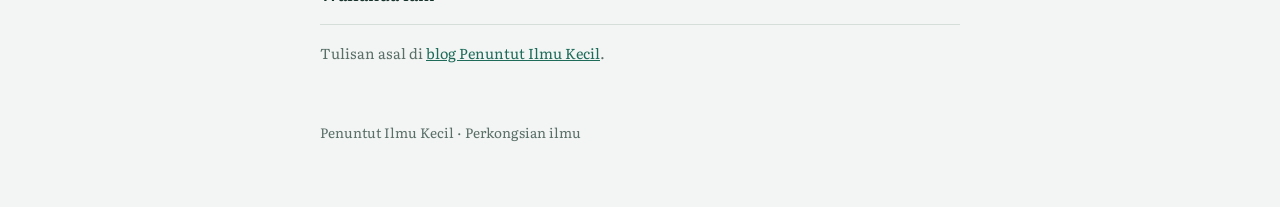
<file: artikel-zikir-pagi-petang.html>
<!DOCTYPE html>
<html lang="ms">
<head>
<meta charset="utf-8">
<meta name="viewport" content="width=device-width, initial-scale=1, viewport-fit=cover">
<title>Amalan Zikir Pagi dan Petang Yang Paling Utama · Penuntut Ilmu Kecil</title>
<link rel="manifest" href="manifest.webmanifest">
<meta name="theme-color" content="#1F6B5A">
<link rel="icon" href="icon-192.png">
<link rel="apple-touch-icon" href="icon-192.png">
<meta name="mobile-web-app-capable" content="yes">
<meta name="apple-mobile-web-app-capable" content="yes">
<meta name="apple-mobile-web-app-title" content="Ilmu Kecil">
<link rel="preconnect" href="https://fonts.googleapis.com">
<link href="https://fonts.googleapis.com/css2?family=Literata:opsz,wght@7..72,400;7..72,600;7..72,800&family=Amiri:wght@400;700&display=swap" rel="stylesheet">
<link rel="stylesheet" href="style.css">
</head>
<body>
<main class="wrap">
  <a class="back" href="index.html">&larr; Laman utama</a>
  <article class="art">
    <h1>Amalan Zikir Pagi dan Petang Yang Paling Utama</h1>
    <time datetime="2026-09-17">17 September 2026</time>
<p>Rasulullah SAW bersabda:</p>
<p class="ar" lang="ar" dir="rtl">من قال حين يصبح وحين تمسي:</p>
<p>“Sesiapa yang mengucapkan ketika waktu pagi dan ketika waktu petang:</p>
<p class="ar" lang="ar" dir="rtl">سُبحَانَ اللّٰهِ وَبِحَمْدِهِ</p>
<p class="rom">SUBHAANALLAAHI WABIHAMDIHI</p>
<p>Ertinya: Maha Suci Allah dan dengan kepujianNya.</p>
<p class="ar" lang="ar" dir="rtl">مائة مرة لم يأت أحد يوم القيامة بأفضل مما جاء به إلا أحد قال مثل ما قال أو زاد عليه</p>
<p>“Maka tiada ada seorang pun yang datang di hari kiamat membawa amalan yang lebih utama darinya kecuali seseorang yang mengucapkan hal yang serupa atau lebih darinya.” (HR. Muslim)</p>
<p>Sedangkan menurut riwayat Imam Abu Daud ada tambahan:</p>
<p class="ar" lang="ar" dir="rtl">سُبحَانَ اللّٰهِ الْعَظِيمِ وَبِحَمْدِهِ</p>
<p class="rom">SUBHAANALLAAHIL ‘AZHIIMI WABIHAMDIHI</p>
<p>Ertinya: Maha Suci Allah yang Maha Agung dan dengan kepujianNya.</p>
<p>Selain dibaca ketika waktu pagi dan petang, zikir di atas juga dibaca pada bila-bila masa yang disukai. Antaranya sabda Rasulullah SAW:</p>
<p class="ar" lang="ar" dir="rtl">كلمتان خفيفتان على اللسان ثقيلتان في الميزان، حبيبتان إلى الرحمن</p>
<p>“Dua kalimah yang ringan diucapkan oleh lisan, berat di dalam timbangan, dicintai oleh Tuhan yang Maha Pemurah.”</p>
<p>Lalu menyebut zikirnya:</p>
<p class="ar" lang="ar" dir="rtl">سُبحَانَ اللهِ وَبِحَمْدِه، سُبْحَانَ اللهِ الْعَظِيم</p>
<p class="rom">SUBHAANALLAAHI WABIHAMDIHI, SUBHAANALLAAHIL ‘AZHIIM</p>
<p>Ertinya: “Maha Suci Allah dan dengan kepujianNya, Maha Suci Allah yang Maha Agung.” (HR. Bukhari dan Muslim)</p>
<p>Ucapan “Subhaanallahi wabihamdihi” adalah zikir yang paling dicintai oleh Allah berdasarkan hadis Abu Dzar riwayat Imam Muslim. Manakala riwayat lain menyebutkan zikir tersebut adalah zikir yang dipilih oleh Allah buat para MalaikatNya atau para hamba-hambaNya.</p>
<p>Amalan yang mudah namun sering kali dilupakan oleh ramai orang. Semoga kita diberi kekuatan mengamalkan sunnah baginda.</p>
<p>Wallahua’lam</p>
    <p class="src">Tulisan asal di <a href="https://penilmukecil.wordpress.com/2026/09/17/amalan-zikir-pagi-dan-petang-yang-paling-utama/">blog Penuntut Ilmu Kecil</a>.</p>
  </article>
  <footer>Penuntut Ilmu Kecil &middot; Perkongsian ilmu</footer>
</main>
<script>if('serviceWorker' in navigator){addEventListener('load',()=>navigator.serviceWorker.register('sw.js').catch(()=>{}));}</script>
</body>
</html>
</file>
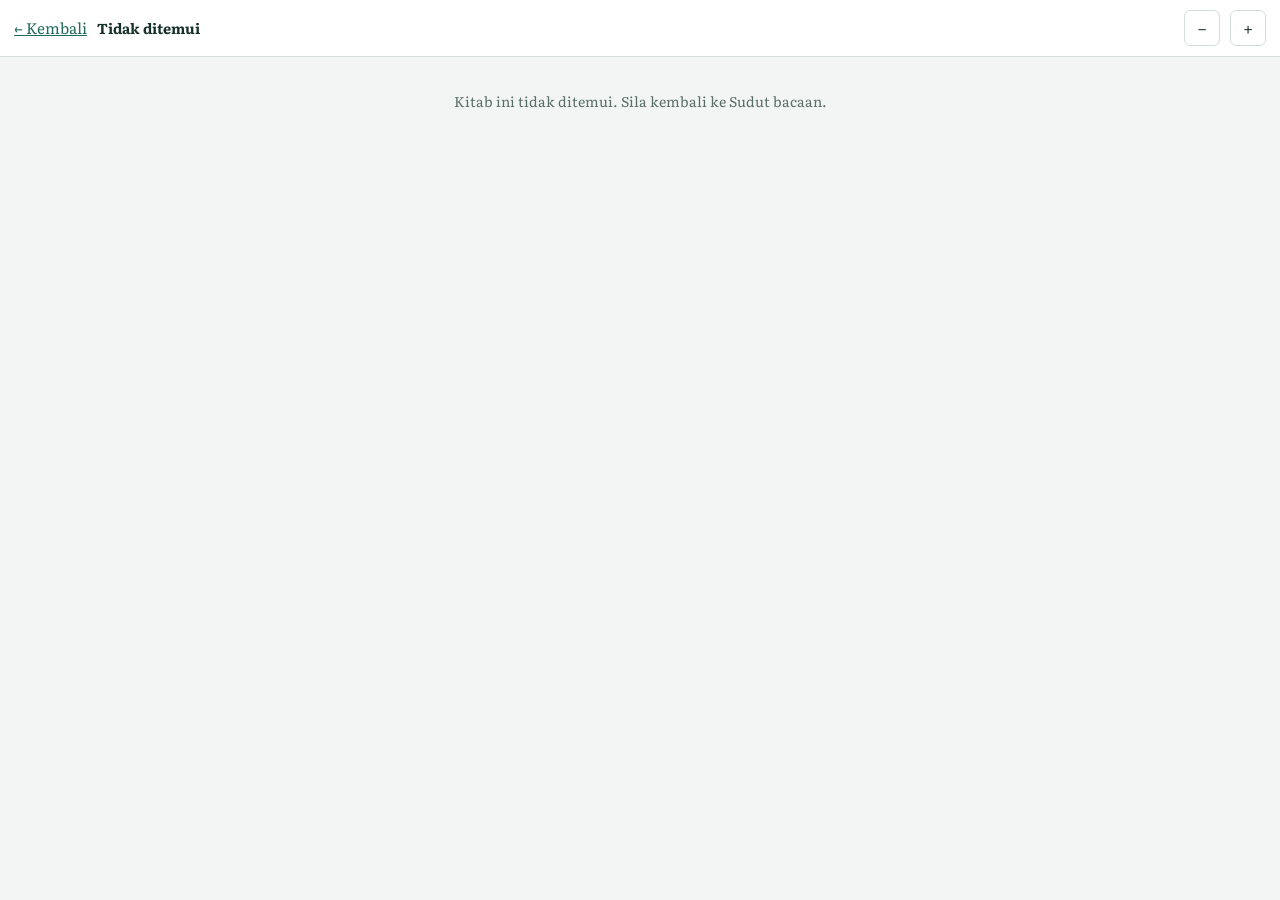
<file: baca.html>
<!DOCTYPE html>
<html lang="ms">
<head>
<meta charset="utf-8">
<meta name="viewport" content="width=device-width, initial-scale=1, viewport-fit=cover">
<title>Baca · Penuntut Ilmu Kecil</title>
<link rel="manifest" href="manifest.webmanifest">
<meta name="theme-color" content="#1F6B5A">
<link rel="icon" href="icon-192.png">
<link rel="apple-touch-icon" href="icon-192.png">
<meta name="mobile-web-app-capable" content="yes">
<meta name="apple-mobile-web-app-capable" content="yes">
<meta name="apple-mobile-web-app-title" content="Ilmu Kecil">
<link rel="preconnect" href="https://fonts.googleapis.com">
<link href="https://fonts.googleapis.com/css2?family=Literata:opsz,wght@7..72,400;7..72,600;7..72,800&display=swap" rel="stylesheet">
<link rel="stylesheet" href="style.css">
</head>
<body class="reader">
<header class="rbar">
  <a class="back" href="bacaan.html">&larr; Kembali</a>
  <strong id="ttl">Memuatkan…</strong>
  <span id="pg" class="pgno"></span>
  <button id="zo" type="button" aria-label="Kecilkan">&minus;</button>
  <button id="zi" type="button" aria-label="Besarkan">+</button>
</header>
<main id="pages" aria-live="polite"></main>
<p class="note rmsg" id="msg" hidden></p>
<p class="note rmsg" id="dlp" hidden><a id="dl" href="#" download>Muat turun PDF</a></p>
<script type="module">
import * as pdfjsLib from './pdfjs/pdf.min.js';
pdfjsLib.GlobalWorkerOptions.workerSrc='./pdfjs/pdf.worker.min.js';
const DOCS={
  'tatacara-solat':{t:'Tatacara Solat',u:'pdf/tatacara-solat.pdf'},
  'tatacara-wuduk-tayammum':{t:'Tatacara Wuduk dan Tayammum',u:'pdf/tatacara-wuduk-tayammum.pdf'}
};
const $=id=>document.getElementById(id);
const d=DOCS[new URLSearchParams(location.search).get('f')];
const wrap=$('pages'),msg=$('msg');
const fail=t=>{msg.hidden=false;msg.textContent=t;};
if(!d){$('ttl').textContent='Tidak ditemui';fail('Kitab ini tidak ditemui. Sila kembali ke Sudut bacaan.');}
else run();
async function run(){
  $('ttl').textContent=d.t;document.title=d.t+' · Penuntut Ilmu Kecil';
  $('dl').href=d.u;
  let pdf;
  try{pdf=await pdfjsLib.getDocument({url:d.u,disableRange:true,disableStream:true}).promise;}
  catch(e){fail('Kitab tidak dapat dimuatkan. Cuba muat semula halaman ini.');$('dlp').hidden=false;return;}
  const n=pdf.numPages;
  const v0=(await pdf.getPage(1)).getViewport({scale:1});
  const ratio=v0.height/v0.width;
  let zoom=1,gen=0;
  const pgs=[];
  const width=()=>Math.max(260,Math.min(wrap.clientWidth-16,900))*zoom;
  const io=new IntersectionObserver(es=>es.forEach(e=>{if(e.isIntersecting)draw(e.target);}),{rootMargin:'800px 0px'});
  function layout(){
    gen++;const w=width();
    pgs.forEach(el=>{el.style.width=w+'px';el.style.height=Math.round(w*ratio)+'px';el.textContent='';el.dataset.done='';el.dataset.busy='';io.unobserve(el);io.observe(el);});
  }
  async function draw(el){
    if(el.dataset.done==='1'||el.dataset.busy===String(gen))return;
    const g=gen;el.dataset.busy=String(g);
    const page=await pdf.getPage(+el.dataset.n);
    if(g!==gen)return;
    const w=width(),vp=page.getViewport({scale:w/page.getViewport({scale:1}).width});
    const dpr=Math.min(window.devicePixelRatio||1,2);
    const cv=document.createElement('canvas');
    cv.width=Math.floor(vp.width*dpr);cv.height=Math.floor(vp.height*dpr);
    cv.style.width=vp.width+'px';cv.style.height=vp.height+'px';
    cv.setAttribute('role','img');cv.setAttribute('aria-label','Halaman '+el.dataset.n);
    await page.render({canvas:cv,canvasContext:cv.getContext('2d'),viewport:vp,transform:dpr!==1?[dpr,0,0,dpr,0,0]:null}).promise;
    if(g!==gen)return;
    el.textContent='';el.style.height=vp.height+'px';el.appendChild(cv);el.dataset.done='1';
  }
  for(let i=1;i<=n;i++){const el=document.createElement('div');el.className='pg';el.dataset.n=i;wrap.appendChild(el);pgs.push(el);}
  layout();$('dlp').hidden=false;
  const pg=$('pg');
  const upd=()=>{let cur=1;const mid=innerHeight*.4;for(const el of pgs){if(el.getBoundingClientRect().bottom>mid){cur=+el.dataset.n;break;}}pg.textContent=cur+' / '+n;};
  addEventListener('scroll',()=>requestAnimationFrame(upd),{passive:true});upd();
  $('zi').onclick=()=>{zoom=Math.min(2.5,zoom+.25);layout();};
  $('zo').onclick=()=>{zoom=Math.max(.75,zoom-.25);layout();};
  let rt;addEventListener('resize',()=>{clearTimeout(rt);rt=setTimeout(layout,250);});
}
if('serviceWorker' in navigator){addEventListener('load',()=>navigator.serviceWorker.register('sw.js').catch(()=>{}));}
</script>
</body>
</html>
</file>
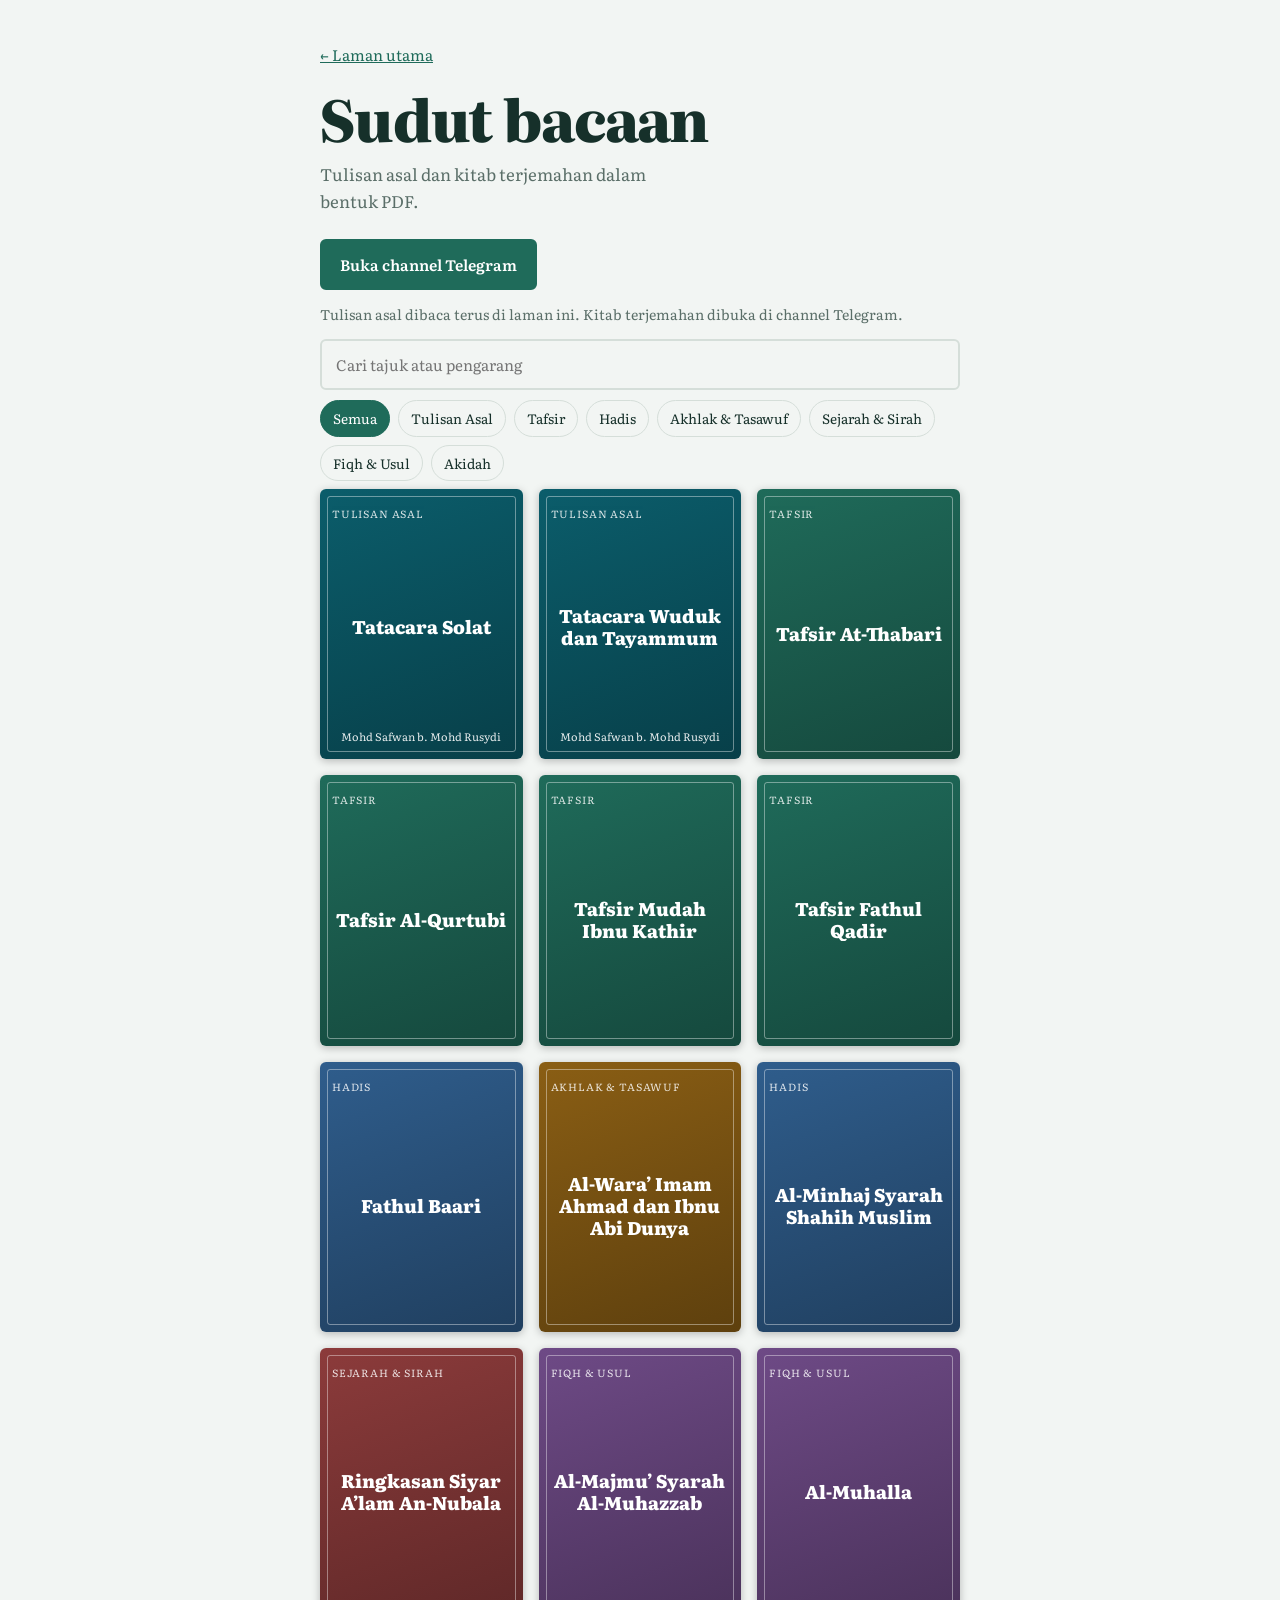
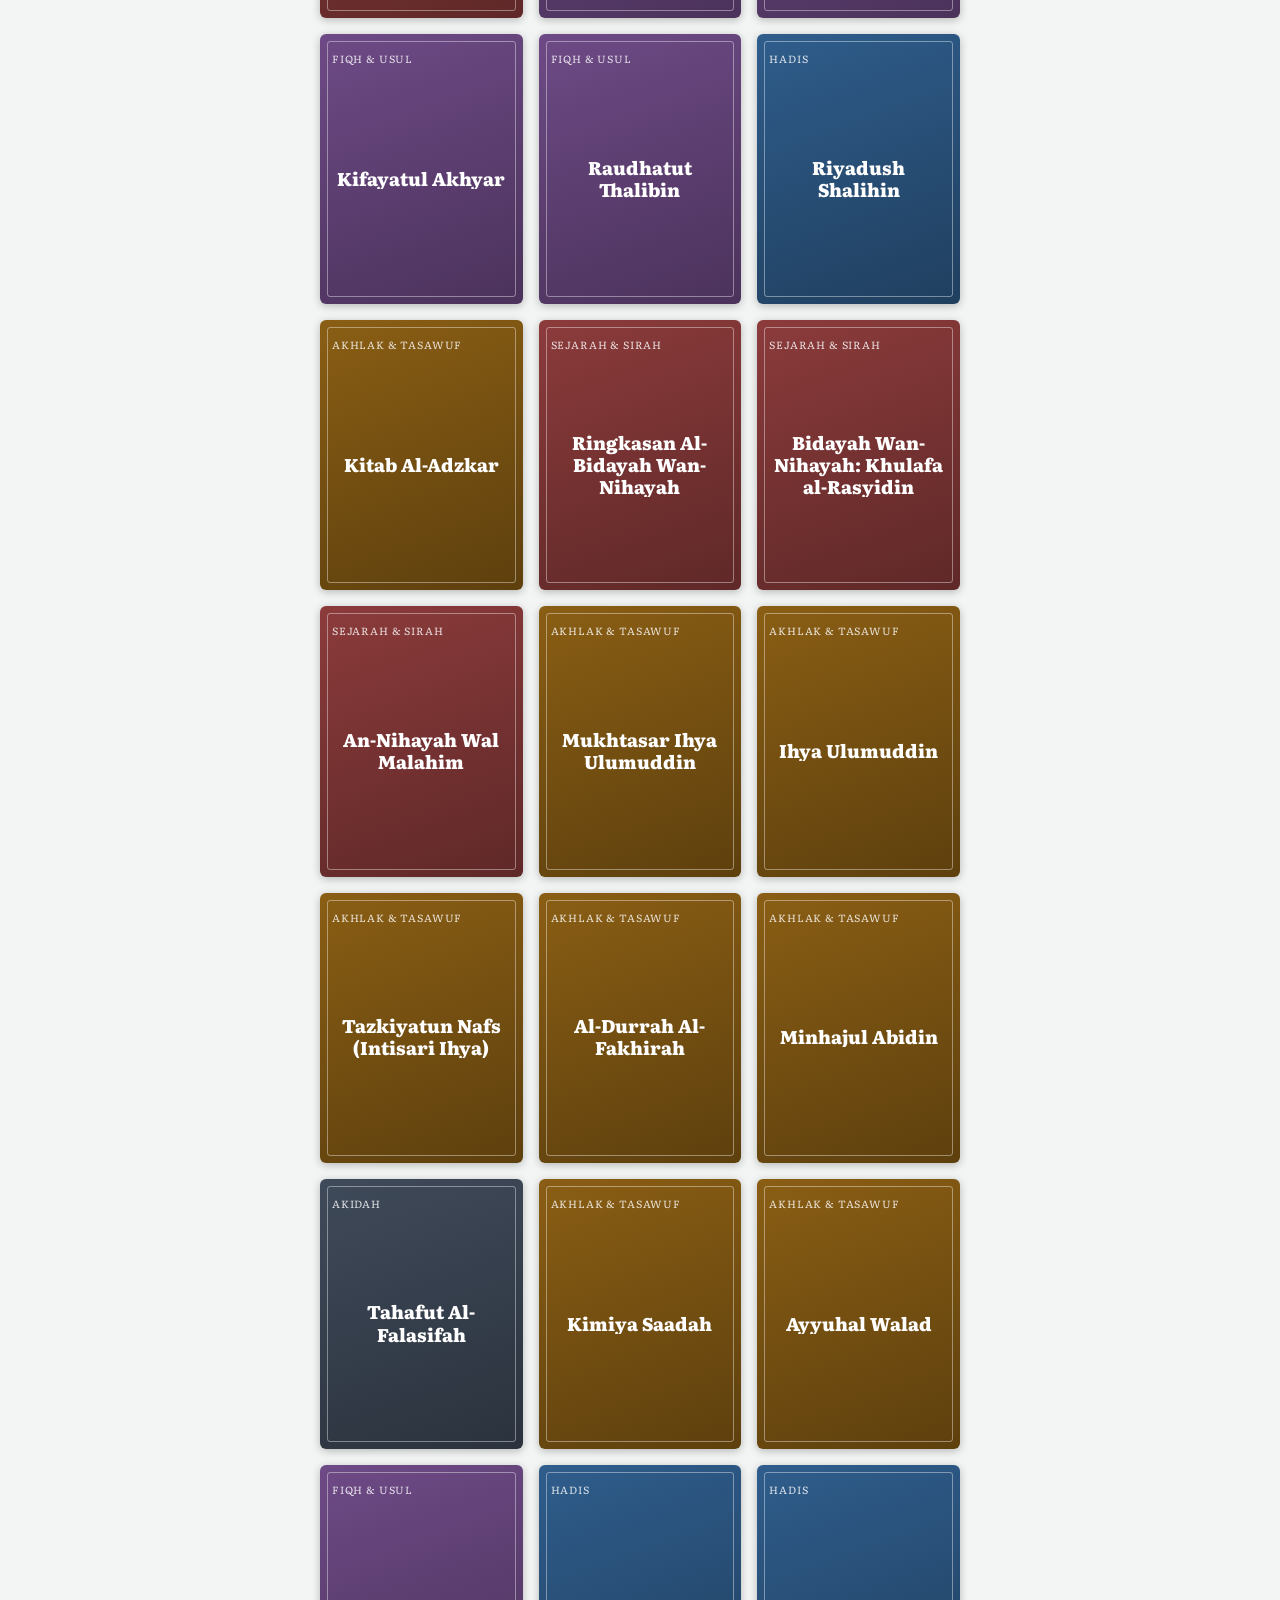
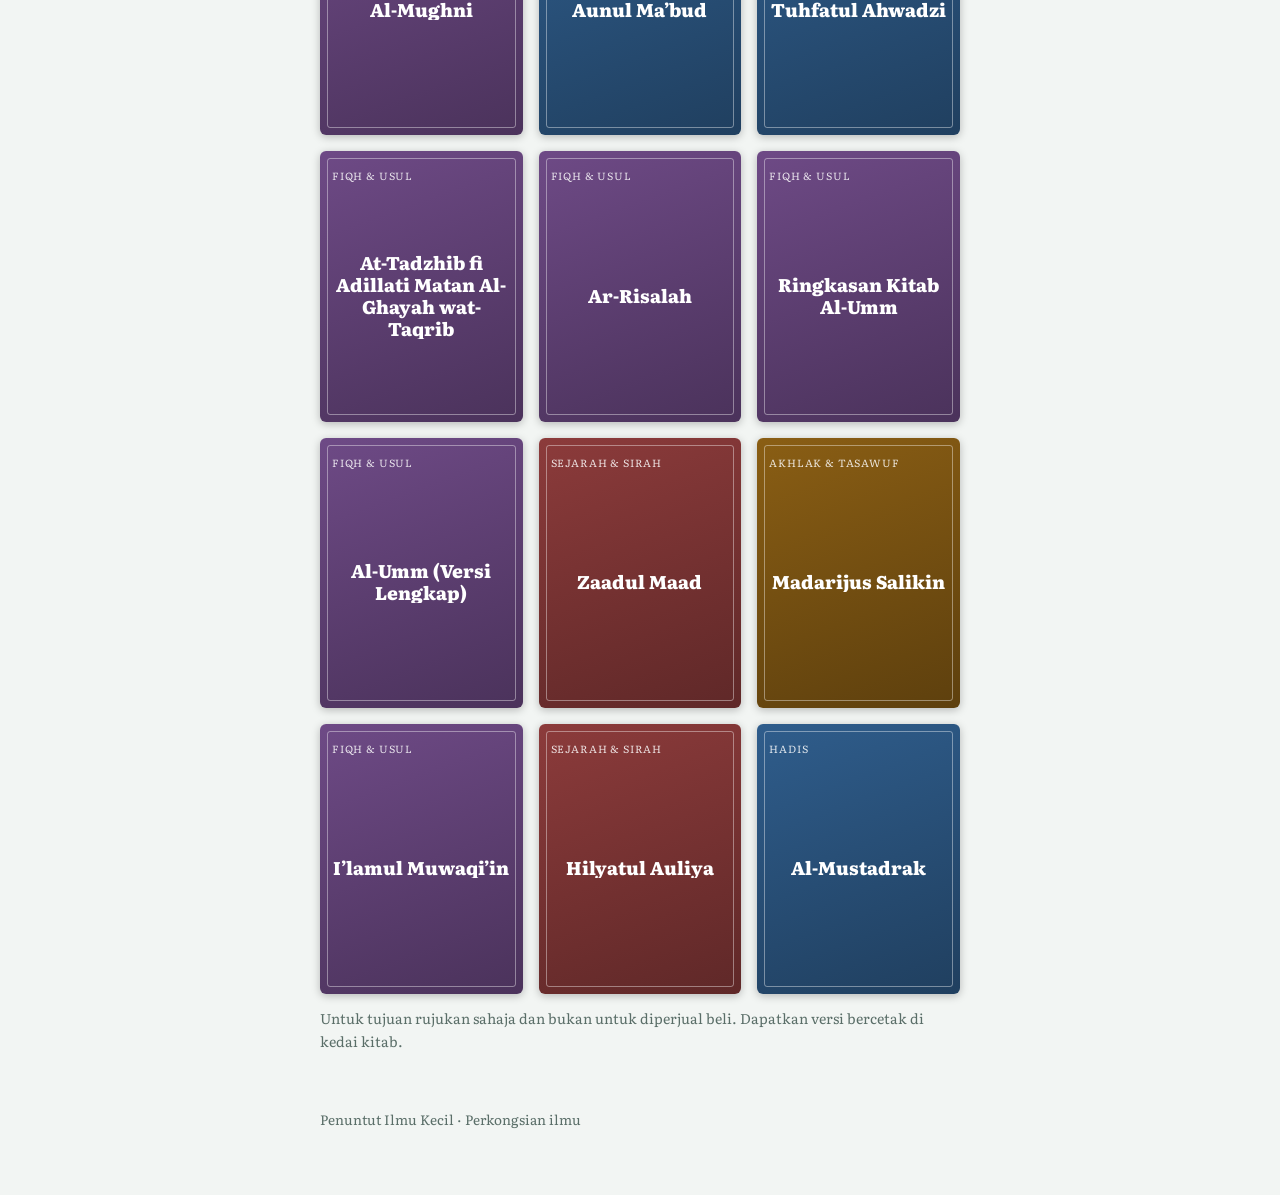
<file: bacaan.html>
<!DOCTYPE html>
<html lang="ms">
<head>
<meta charset="utf-8">
<meta name="viewport" content="width=device-width, initial-scale=1, viewport-fit=cover">
<title>Sudut bacaan · Penuntut Ilmu Kecil</title>
<link rel="manifest" href="manifest.webmanifest">
<meta name="theme-color" content="#1F6B5A">
<link rel="icon" href="icon-192.png">
<link rel="apple-touch-icon" href="icon-192.png">
<meta name="mobile-web-app-capable" content="yes">
<meta name="apple-mobile-web-app-capable" content="yes">
<meta name="apple-mobile-web-app-title" content="Ilmu Kecil">
<link rel="preconnect" href="https://fonts.googleapis.com">
<link href="https://fonts.googleapis.com/css2?family=Literata:opsz,wght@7..72,400;7..72,600;7..72,800&display=swap" rel="stylesheet">
<link rel="stylesheet" href="style.css">
</head>
<body>
<main class="wrap">
  <a class="back" href="index.html">&larr; Laman utama</a>
  <h1>Sudut bacaan</h1>
  <p class="tag">Tulisan asal dan kitab terjemahan dalam bentuk PDF.</p>
  <div class="btns">
    <a class="btn primary" href="https://t.me/kitabpdfterjemahan">Buka channel Telegram</a>
  </div>
  <p class="note">Tulisan asal dibaca terus di laman ini. Kitab terjemahan dibuka di channel Telegram.</p>

  <div id="books">
    <input id="q" type="search" placeholder="Cari tajuk atau pengarang" aria-label="Cari kitab">
    <div class="chips" id="cats"></div>
    <div id="list"></div>
  </div>

  <p class="note">Untuk tujuan rujukan sahaja dan bukan untuk diperjual beli. Dapatkan versi bercetak di kedai kitab.</p>
  <footer>Penuntut Ilmu Kecil &middot; Perkongsian ilmu</footer>
</main>
<script>
const BOOKS=[
  {"t": "Tatacara Solat", "a": "Mohd Safwan b. Mohd Rusydi", "c": "Tulisan Asal", "u": "baca.html?f=tatacara-solat"},
  {"t": "Tatacara Wuduk dan Tayammum", "a": "Mohd Safwan b. Mohd Rusydi", "c": "Tulisan Asal", "u": "baca.html?f=tatacara-wuduk-tayammum"},
  {"t": "Tafsir At-Thabari", "c": "Tafsir", "u": "https://t.me/kitabpdfterjemahan/3"},
  {"t": "Tafsir Al-Qurtubi", "c": "Tafsir", "u": "https://t.me/kitabpdfterjemahan/33"},
  {"t": "Tafsir Mudah Ibnu Kathir", "c": "Tafsir", "u": "https://t.me/kitabpdfterjemahan/58"},
  {"t": "Tafsir Fathul Qadir", "c": "Tafsir", "u": "https://t.me/kitabpdfterjemahan/69"},
  {"t": "Fathul Baari", "c": "Hadis", "u": "https://t.me/kitabpdfterjemahan/191"},
  {"t": "Al-Wara’ Imam Ahmad dan Ibnu Abi Dunya", "c": "Akhlak & Tasawuf", "u": "https://t.me/kitabpdfterjemahan/191"},
  {"t": "Al-Minhaj Syarah Shahih Muslim", "c": "Hadis", "u": "https://t.me/kitabpdfterjemahan/191"},
  {"t": "Ringkasan Siyar A’lam An-Nubala", "c": "Sejarah & Sirah", "u": "https://t.me/kitabpdfterjemahan/191"},
  {"t": "Al-Majmu’ Syarah Al-Muhazzab", "c": "Fiqh & Usul", "u": "https://t.me/kitabpdfterjemahan/191"},
  {"t": "Al-Muhalla", "c": "Fiqh & Usul", "u": "https://t.me/kitabpdfterjemahan/191"},
  {"t": "Kifayatul Akhyar", "c": "Fiqh & Usul", "u": "https://t.me/kitabpdfterjemahan/191"},
  {"t": "Raudhatut Thalibin", "c": "Fiqh & Usul", "u": "https://t.me/kitabpdfterjemahan/191"},
  {"t": "Riyadush Shalihin", "c": "Hadis", "u": "https://t.me/kitabpdfterjemahan/191"},
  {"t": "Kitab Al-Adzkar", "c": "Akhlak & Tasawuf", "u": "https://t.me/kitabpdfterjemahan/191"},
  {"t": "Ringkasan Al-Bidayah Wan-Nihayah", "c": "Sejarah & Sirah", "u": "https://t.me/kitabpdfterjemahan/191"},
  {"t": "Bidayah Wan-Nihayah: Khulafa al-Rasyidin", "c": "Sejarah & Sirah", "u": "https://t.me/kitabpdfterjemahan/191"},
  {"t": "An-Nihayah Wal Malahim", "c": "Sejarah & Sirah", "u": "https://t.me/kitabpdfterjemahan/191"},
  {"t": "Mukhtasar Ihya Ulumuddin", "c": "Akhlak & Tasawuf", "u": "https://t.me/kitabpdfterjemahan/191"},
  {"t": "Ihya Ulumuddin", "c": "Akhlak & Tasawuf", "u": "https://t.me/kitabpdfterjemahan/191"},
  {"t": "Tazkiyatun Nafs (Intisari Ihya)", "c": "Akhlak & Tasawuf", "u": "https://t.me/kitabpdfterjemahan/191"},
  {"t": "Al-Durrah Al-Fakhirah", "c": "Akhlak & Tasawuf", "u": "https://t.me/kitabpdfterjemahan/191"},
  {"t": "Minhajul Abidin", "c": "Akhlak & Tasawuf", "u": "https://t.me/kitabpdfterjemahan/191"},
  {"t": "Tahafut Al-Falasifah", "c": "Akidah", "u": "https://t.me/kitabpdfterjemahan/191"},
  {"t": "Kimiya Saadah", "c": "Akhlak & Tasawuf", "u": "https://t.me/kitabpdfterjemahan/191"},
  {"t": "Ayyuhal Walad", "c": "Akhlak & Tasawuf", "u": "https://t.me/kitabpdfterjemahan/191"},
  {"t": "Al-Mughni", "c": "Fiqh & Usul", "u": "https://t.me/kitabpdfterjemahan/191"},
  {"t": "Aunul Ma’bud", "c": "Hadis", "u": "https://t.me/kitabpdfterjemahan/191"},
  {"t": "Tuhfatul Ahwadzi", "c": "Hadis", "u": "https://t.me/kitabpdfterjemahan/191"},
  {"t": "At-Tadzhib fi Adillati Matan Al-Ghayah wat-Taqrib", "c": "Fiqh & Usul", "u": "https://t.me/kitabpdfterjemahan/191"},
  {"t": "Ar-Risalah", "c": "Fiqh & Usul", "u": "https://t.me/kitabpdfterjemahan/191"},
  {"t": "Ringkasan Kitab Al-Umm", "c": "Fiqh & Usul", "u": "https://t.me/kitabpdfterjemahan/191"},
  {"t": "Al-Umm (Versi Lengkap)", "c": "Fiqh & Usul", "u": "https://t.me/kitabpdfterjemahan/191"},
  {"t": "Zaadul Maad", "c": "Sejarah & Sirah", "u": "https://t.me/kitabpdfterjemahan/191"},
  {"t": "Madarijus Salikin", "c": "Akhlak & Tasawuf", "u": "https://t.me/kitabpdfterjemahan/191"},
  {"t": "I’lamul Muwaqi’in", "c": "Fiqh & Usul", "u": "https://t.me/kitabpdfterjemahan/191"},
  {"t": "Hilyatul Auliya", "c": "Sejarah & Sirah", "u": "https://t.me/kitabpdfterjemahan/191"},
  {"t": "Al-Mustadrak", "c": "Hadis", "u": "https://t.me/kitabpdfterjemahan/191"}
];
const COL={'Tafsir':'#1F6B5A','Hadis':'#2F5D8C','Fiqh & Usul':'#6E4A86','Akhlak & Tasawuf':'#8A5E14','Sejarah & Sirah':'#8C3B3B','Akidah':'#3F4A5A','Tulisan Asal':'#0B5D6B'};
if(BOOKS.length){
  const box=document.getElementById('books'),q=document.getElementById('q'),cats=document.getElementById('cats'),list=document.getElementById('list');
  let cat='Semua';box.hidden=false;
  const draw=()=>{
    const s=q.value.trim().toLowerCase();list.textContent='';
    [...cats.children].forEach(x=>x.setAttribute('aria-pressed',x.textContent===cat));
    BOOKS.filter(b=>(cat==='Semua'||b.c===cat)&&(b.t+' '+(b.a||'')).toLowerCase().includes(s)).forEach(b=>{
      const a=document.createElement('a');a.className='book';a.href=b.u;a.setAttribute('aria-label',b.t);
      const cv=document.createElement('div');cv.className='cover';cv.style.setProperty('--cc',COL[b.c]||'#3F4A5A');
      if(b.i){const im=document.createElement('img');im.src=b.i;im.alt='';im.loading='lazy';cv.className='cover img';cv.append(im);}
      else{const k=document.createElement('span');k.className='k';k.textContent=b.c||'';const t=document.createElement('span');t.className='t';t.textContent=b.t;cv.append(k,t);if(b.a){const au=document.createElement('span');au.className='au';au.textContent=b.a;cv.append(au);}}
      a.append(cv);
      if(b.i){const cap=document.createElement('span');cap.className='cap';cap.textContent=b.t;a.append(cap);}
      list.appendChild(a);
    });
    if(!list.children.length)list.textContent='Tiada hasil.';
  };
  ['Semua',...new Set(BOOKS.map(b=>b.c).filter(Boolean))].forEach(n=>{
    const x=document.createElement('button');x.type='button';x.className='chip';x.textContent=n;
    x.onclick=()=>{cat=n;draw();};cats.appendChild(x);
  });
  q.addEventListener('input',draw);draw();
}
if('serviceWorker' in navigator){addEventListener('load',()=>navigator.serviceWorker.register('sw.js').catch(()=>{}));}
</script>
</body>
</html>
</file>
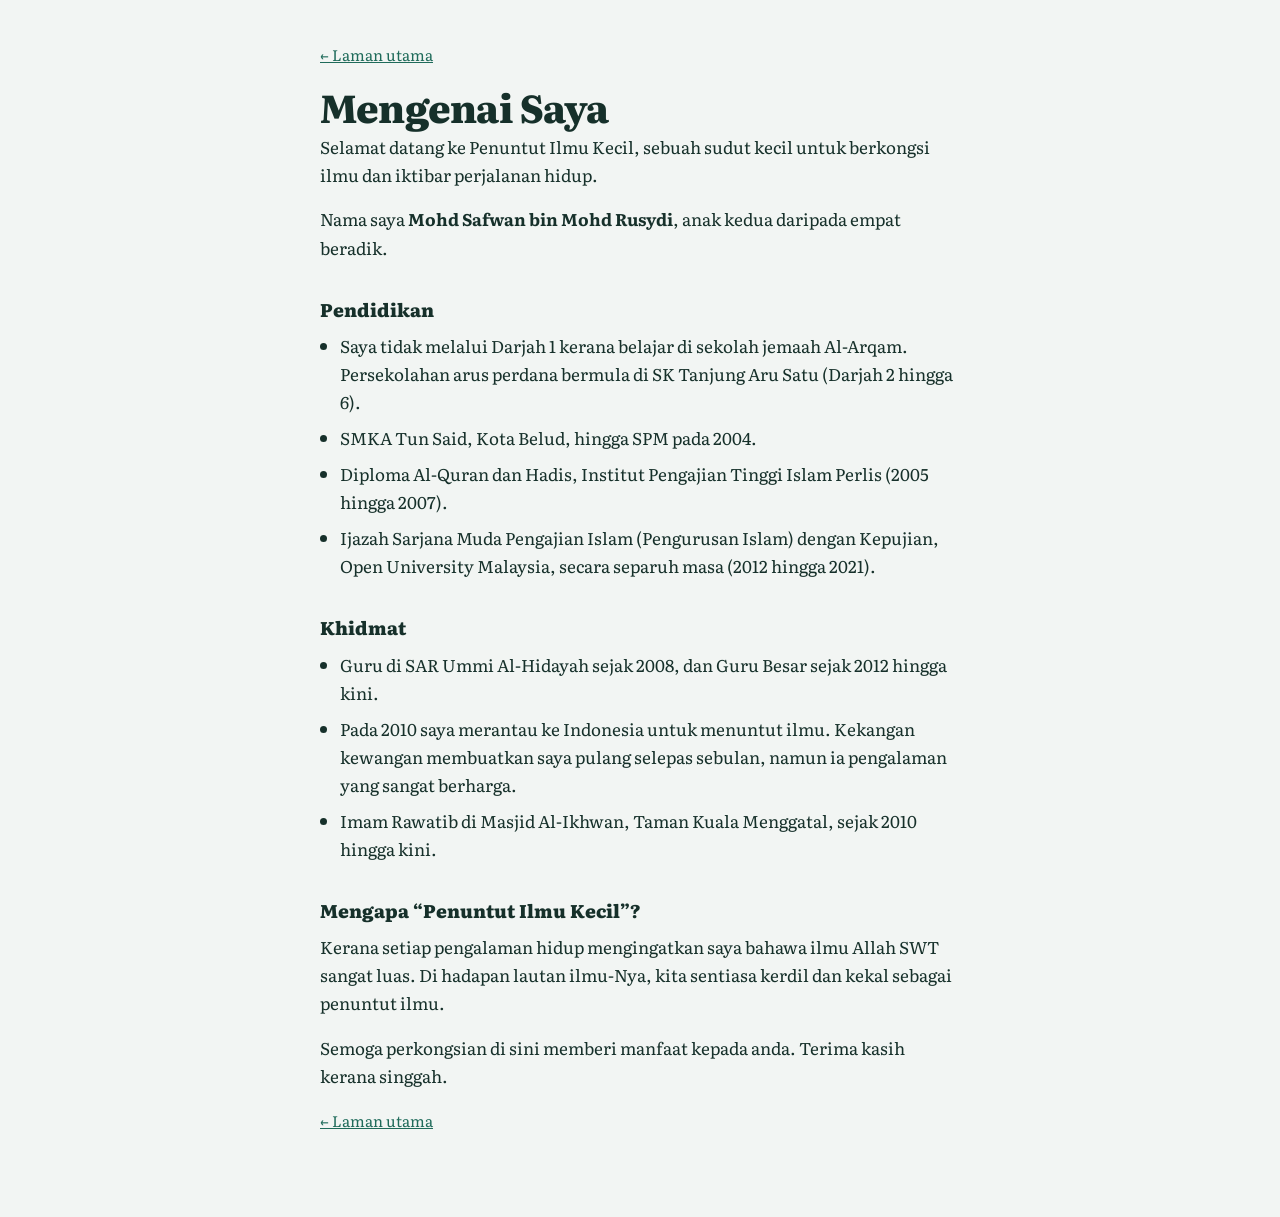
<file: tentang.html>
<!DOCTYPE html>
<html lang="ms">
<head>
<meta charset="utf-8">
<meta name="viewport" content="width=device-width, initial-scale=1, viewport-fit=cover">
<title>Mengenai Saya · Penuntut Ilmu Kecil</title><meta name="description" content="Perkenalan ringkas penulis Penuntut Ilmu Kecil: pendidikan, khidmat dan falsafah di sebalik nama ini."><meta property="og:title" content="Mengenai Saya"><meta property="og:description" content="Perkenalan ringkas penulis Penuntut Ilmu Kecil: pendidikan, khidmat dan falsafah di sebalik nama ini."><meta property="og:image" content="https://safwanrusydi.github.io/penilmu/logo.png"><meta name="twitter:card" content="summary">
<link rel="manifest" href="manifest.webmanifest">
<meta name="theme-color" content="#1F6B5A">
<link rel="icon" href="icon-192.png">
<link rel="apple-touch-icon" href="icon-192.png">
<meta name="mobile-web-app-capable" content="yes">
<meta name="apple-mobile-web-app-capable" content="yes">
<meta name="apple-mobile-web-app-title" content="Ilmu Kecil">
<link rel="preconnect" href="https://fonts.googleapis.com">
<link href="https://fonts.googleapis.com/css2?family=Literata:opsz,wght@7..72,400;7..72,600;7..72,800&family=Amiri:wght@400;700&display=swap" rel="stylesheet">
<link rel="stylesheet" href="style.css">
</head>
<body>
<main class="wrap">
  <a class="back" href="index.html">&larr; Laman utama</a>
  <article class="art">
    <h1>Mengenai Saya</h1>
<p>Selamat datang ke Penuntut Ilmu Kecil, sebuah sudut kecil untuk berkongsi ilmu dan iktibar perjalanan hidup.</p>
<p>Nama saya <b>Mohd Safwan bin Mohd Rusydi</b>, anak kedua daripada empat beradik.</p>
<h2>Pendidikan</h2>
<ul>
<li>Saya tidak melalui Darjah 1 kerana belajar di sekolah jemaah Al-Arqam. Persekolahan arus perdana bermula di SK Tanjung Aru Satu (Darjah 2 hingga 6).</li>
<li>SMKA Tun Said, Kota Belud, hingga SPM pada 2004.</li>
<li>Diploma Al-Quran dan Hadis, Institut Pengajian Tinggi Islam Perlis (2005 hingga 2007).</li>
<li>Ijazah Sarjana Muda Pengajian Islam (Pengurusan Islam) dengan Kepujian, Open University Malaysia, secara separuh masa (2012 hingga 2021).</li>
</ul>
<h2>Khidmat</h2>
<ul>
<li>Guru di SAR Ummi Al-Hidayah sejak 2008, dan Guru Besar sejak 2012 hingga kini.</li>
<li>Pada 2010 saya merantau ke Indonesia untuk menuntut ilmu. Kekangan kewangan membuatkan saya pulang selepas sebulan, namun ia pengalaman yang sangat berharga.</li>
<li>Imam Rawatib di Masjid Al-Ikhwan, Taman Kuala Menggatal, sejak 2010 hingga kini.</li>
</ul>
<h2>Mengapa “Penuntut Ilmu Kecil”?</h2>
<p>Kerana setiap pengalaman hidup mengingatkan saya bahawa ilmu Allah SWT sangat luas. Di hadapan lautan ilmu-Nya, kita sentiasa kerdil dan kekal sebagai penuntut ilmu.</p>
<p>Semoga perkongsian di sini memberi manfaat kepada anda. Terima kasih kerana singgah.</p>
  </article>
  <a class="back" href="index.html">&larr; Laman utama</a>
</main>
</body>
</html>
</file>
<file: style.css>
:root{
  color-scheme:light;
  --bg:#F2F5F3; --surface:#FFFFFF; --ink:#16302A; --muted:#5A6E68; --line:#D5DED9;
  --accent:#1F6B5A; --gold:#A8741A; --onaccent:#FFFFFF;
  box-sizing:border-box;
  padding-top:env(safe-area-inset-top,0px); padding-bottom:env(safe-area-inset-bottom,0px);
}
@media (prefers-color-scheme:dark){
  :root:not([data-theme="light"]){
    color-scheme:dark;
    --bg:#0F1B18; --surface:#16272A; --ink:#E6EEEA; --muted:#9DB0A9; --line:#27403A;
    --accent:#5FBFA5; --gold:#D9A441; --onaccent:#0F1B18;
  }
}
:root[data-theme="dark"]{
  color-scheme:dark;
  --bg:#0F1B18; --surface:#16272A; --ink:#E6EEEA; --muted:#9DB0A9; --line:#27403A;
  --accent:#5FBFA5; --gold:#D9A441; --onaccent:#0F1B18;
}
*,*::before,*::after{box-sizing:border-box}
html{scroll-padding-top:env(safe-area-inset-top,0px)}
body{margin:0;background:var(--bg);color:var(--ink);font-family:"Literata",Georgia,"Times New Roman",serif;font-size:17px;line-height:1.65}
.wrap{max-width:680px;margin:0 auto;padding:40px 20px 64px}
a{color:var(--accent)}
a:focus-visible{outline:3px solid var(--gold);outline-offset:3px;border-radius:2px}
h1{font-size:clamp(2.4rem,9vw,3.6rem);line-height:1.05;font-weight:800;letter-spacing:-.02em;margin:0 0 12px}
.tag{color:var(--muted);font-size:1.05rem;margin:0 0 24px;max-width:34ch}
.btns{display:flex;flex-wrap:wrap;gap:10px;margin-bottom:8px}
.btn{display:inline-block;padding:11px 18px;border-radius:6px;text-decoration:none;font-weight:600;font-size:.95rem;border:2px solid var(--accent)}
.btn.primary{background:var(--accent);color:var(--onaccent)}
.btn.ghost{color:var(--accent)}
button.btn{font:inherit;font-weight:600;font-size:.95rem;background:transparent;cursor:pointer}
[hidden]{display:none!important}
#q{width:100%;padding:11px 14px;margin:14px 0 10px;border:2px solid var(--line);border-radius:6px;background:var(--bg);color:var(--ink);font:inherit;font-size:.95rem}
.chips{display:flex;flex-wrap:wrap;gap:8px;margin-bottom:8px}
.chip{font:inherit;font-size:.85rem;padding:6px 12px;border-radius:999px;border:1px solid var(--line);background:transparent;color:var(--ink);cursor:pointer}
.chip[aria-pressed="true"]{background:var(--accent);color:var(--onaccent);border-color:var(--accent)}
h2{font-size:1.35rem;font-weight:800;margin:52px 0 6px;padding-top:20px;border-top:3px solid var(--gold)}
.sub{color:var(--muted);font-size:.95rem;margin:0 0 18px}
.post{display:block;padding:18px 0;border-bottom:1px solid var(--line);text-decoration:none;color:inherit}
.post:last-of-type{border-bottom:0}
.post time{display:block;color:var(--muted);font-size:.85rem}
.post h3{margin:2px 0 4px;font-size:1.15rem;line-height:1.3;color:var(--accent)}
.post p{margin:0;color:var(--ink);font-size:.97rem}
.post:hover h3{text-decoration:underline}
.series{background:var(--surface);border:1px solid var(--line);border-left:4px solid var(--gold);padding:16px 18px;border-radius:4px}
.series h3{margin:0 0 4px;font-size:1.1rem}
.series p{margin:0 0 10px;font-size:.95rem}
.series ul{margin:0;padding-left:1.1em}
.dl{border:2px dashed var(--line);padding:18px;border-radius:6px;background:var(--surface)}
.dl p{margin:0 0 14px}
.note{color:var(--muted);font-size:.88rem;margin:12px 0 0}
footer{margin-top:56px;color:var(--muted);font-size:.85rem}
.back{display:inline-block;margin-bottom:20px;font-size:.95rem}

#list{display:grid;grid-template-columns:repeat(2,minmax(0,1fr));gap:16px;margin-top:8px}
@media (min-width:560px){#list{grid-template-columns:repeat(3,minmax(0,1fr))}}
a.book{display:block;text-decoration:none;color:inherit}
a.book:focus-visible{outline:3px solid var(--gold);outline-offset:3px;border-radius:6px}
.cover{position:relative;aspect-ratio:3/4;border-radius:6px;padding:16px 12px;display:flex;flex-direction:column;color:#fff;background:var(--cc);background:linear-gradient(160deg,var(--cc),color-mix(in srgb,var(--cc) 68%,#000));box-shadow:0 2px 8px rgba(0,0,0,.25);overflow:hidden}
.cover::after{content:"";position:absolute;inset:7px;border:1px solid rgba(255,255,255,.4);border-radius:3px;pointer-events:none}
.cover .k{font-size:.65rem;letter-spacing:.08em;text-transform:uppercase;opacity:.85}
.cover .t{font-weight:800;line-height:1.2;font-size:clamp(.95rem,4.2vw,1.15rem);text-align:center;display:-webkit-box;-webkit-line-clamp:6;-webkit-box-orient:vertical;overflow:hidden;margin:auto 0}
.cover.img{padding:0}
.cover.img::after{display:none}
.cover img{width:100%;height:100%;object-fit:cover;display:block}
.cap{display:block;margin-top:6px;font-size:.85rem;line-height:1.3}
a.book:hover .cover{filter:brightness(1.08)}

.art h1{font-size:clamp(1.7rem,6.5vw,2.4rem);margin-bottom:6px}
.art time{display:block;color:var(--muted);font-size:.9rem;margin-bottom:24px}
.art h2{font-size:1.15rem;margin:32px 0 8px;padding-top:0;border-top:0}
.art p{margin:0 0 16px}
.art ul{padding-left:1.2em;margin:0 0 16px}
.art li{margin-bottom:8px}
.art blockquote{margin:0 0 16px;padding:2px 0 2px 16px;border-left:3px solid var(--gold)}
.ar{font-family:"Amiri","Noto Naskh Arabic","Traditional Arabic",serif;font-size:1.55rem;line-height:2.1;text-align:right;direction:rtl;margin:20px 0 6px}
.art .rom{font-style:italic;color:var(--muted);font-size:.95rem;margin:0 0 14px}
.src{margin-top:32px;padding-top:16px;border-top:1px solid var(--line);color:var(--muted);font-size:.9rem}

.cover .au{font-size:.68rem;text-align:center;opacity:.9;line-height:1.3}
.reader{padding:0}
.rbar{position:sticky;top:env(safe-area-inset-top,0px);z-index:5;display:flex;align-items:center;gap:10px;padding:10px 14px;background:var(--surface);border-bottom:1px solid var(--line);font-size:.9rem}
.rbar strong{flex:1;min-width:0;white-space:nowrap;overflow:hidden;text-overflow:ellipsis}
.rbar .back{margin:0;white-space:nowrap}
.pgno{color:var(--muted);font-size:.85rem;white-space:nowrap}
.rbar button{font:inherit;font-size:1.1rem;width:36px;height:36px;border-radius:6px;border:1px solid var(--line);background:transparent;color:var(--ink);cursor:pointer;flex:none}
#pages{display:flex;flex-direction:column;align-items:flex-start;padding:12px 8px 8px;overflow-x:auto}
.pg{margin:0 auto 12px;background:#fff;color:#555;box-shadow:0 1px 6px rgba(0,0,0,.25);flex:none}
.pg canvas{display:block}
.rmsg{padding:0 16px;text-align:center}
</file>
